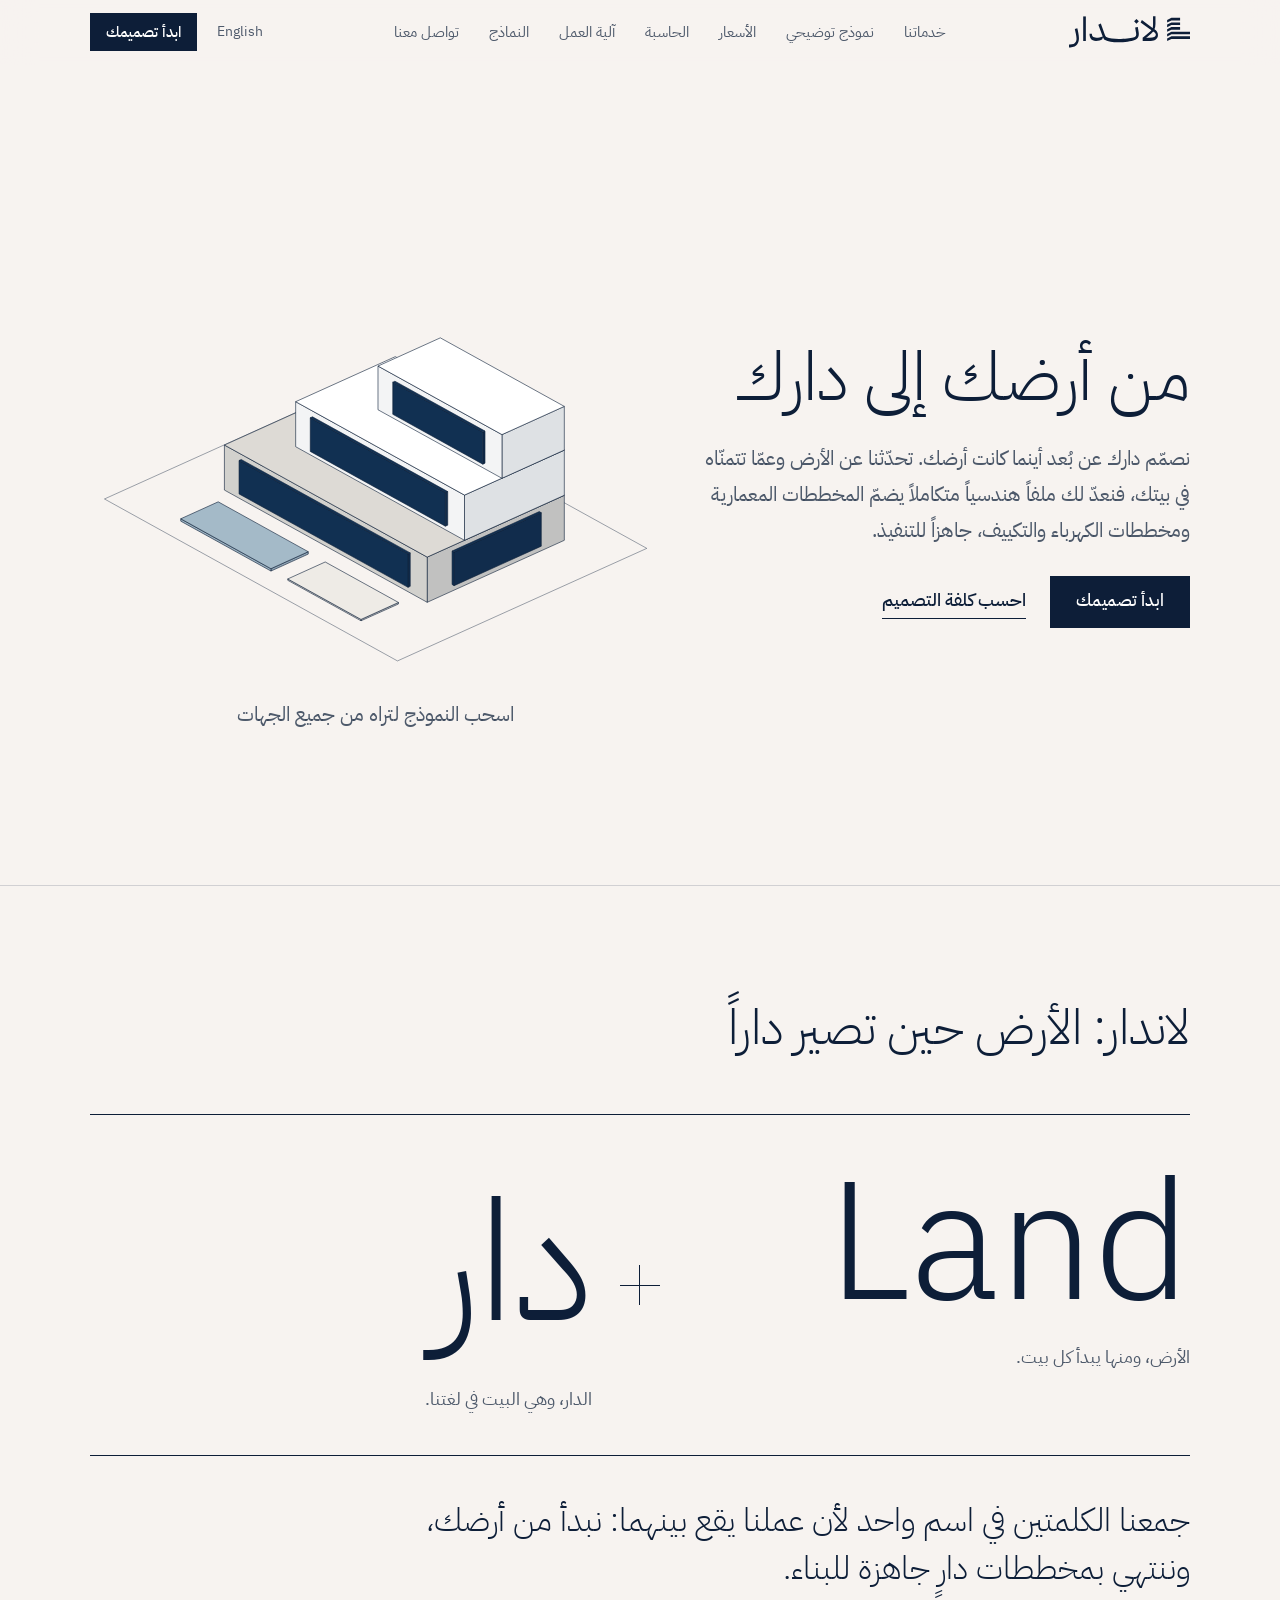
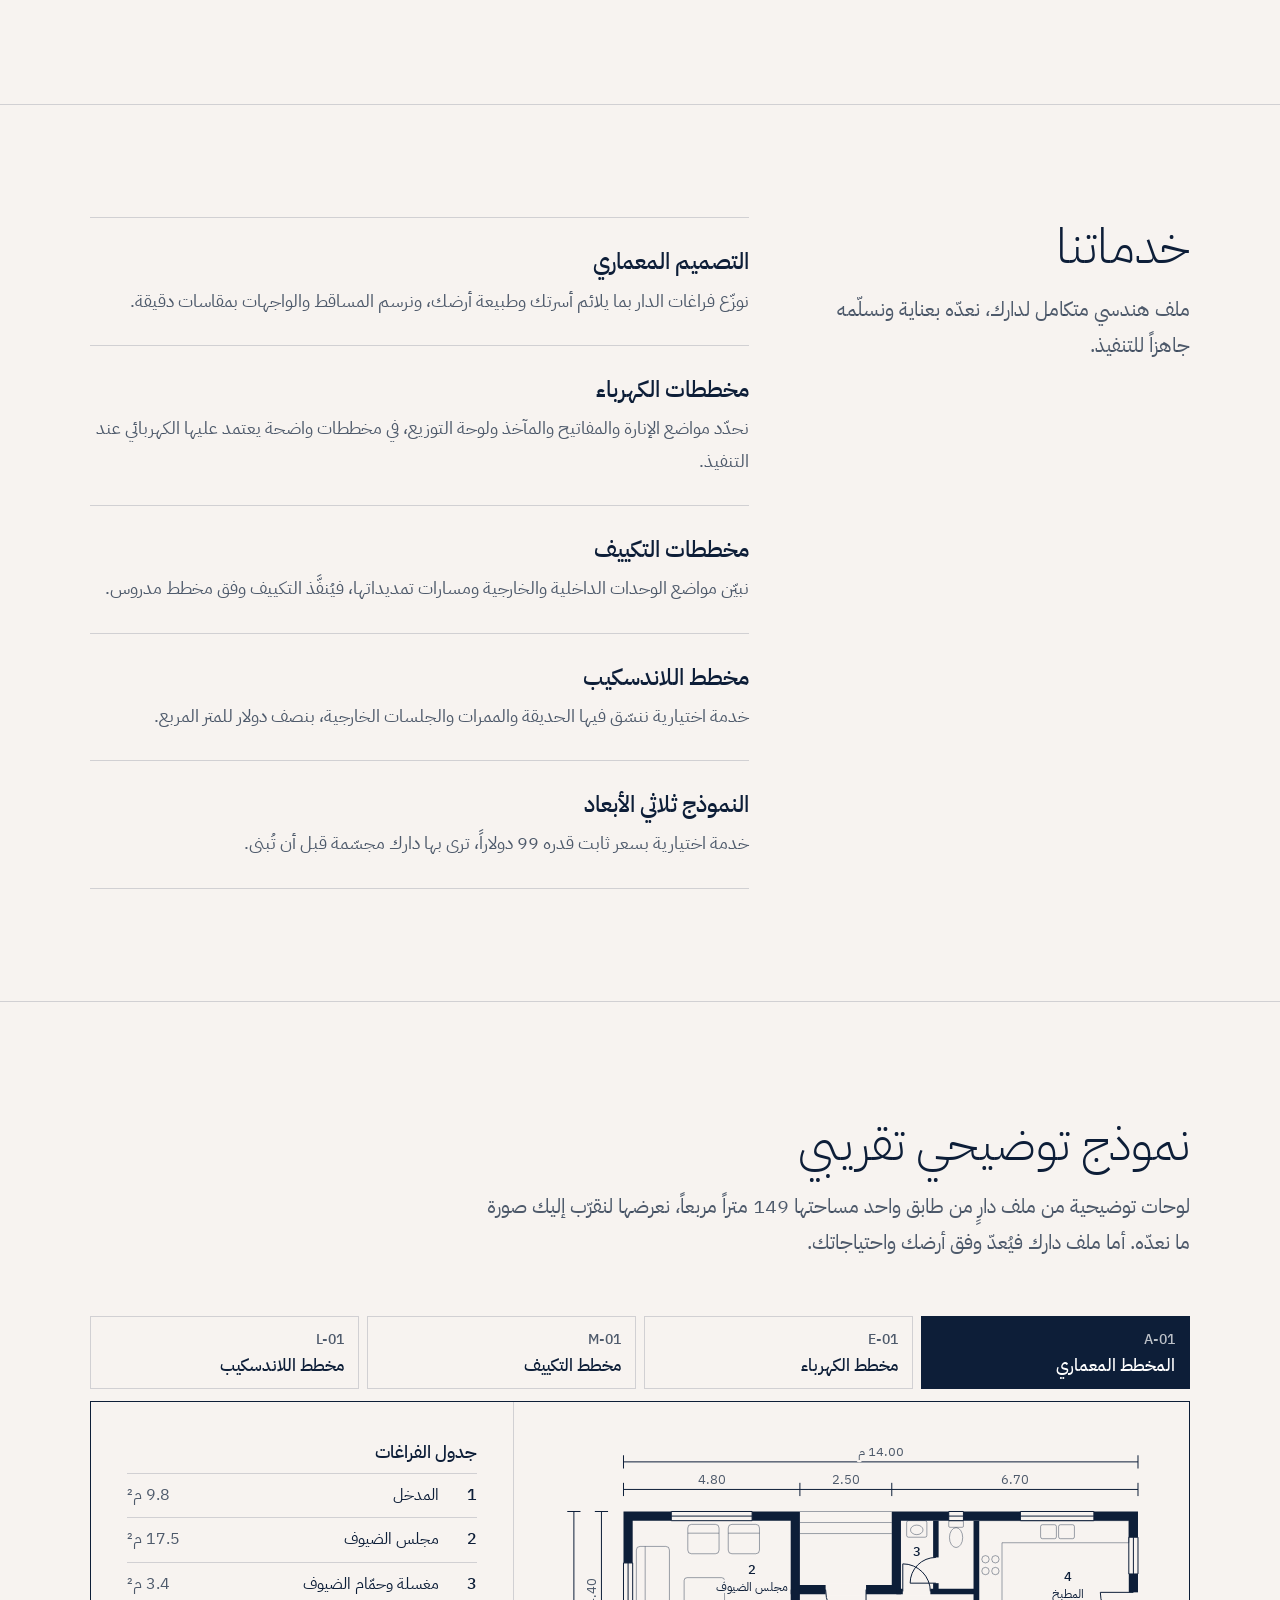
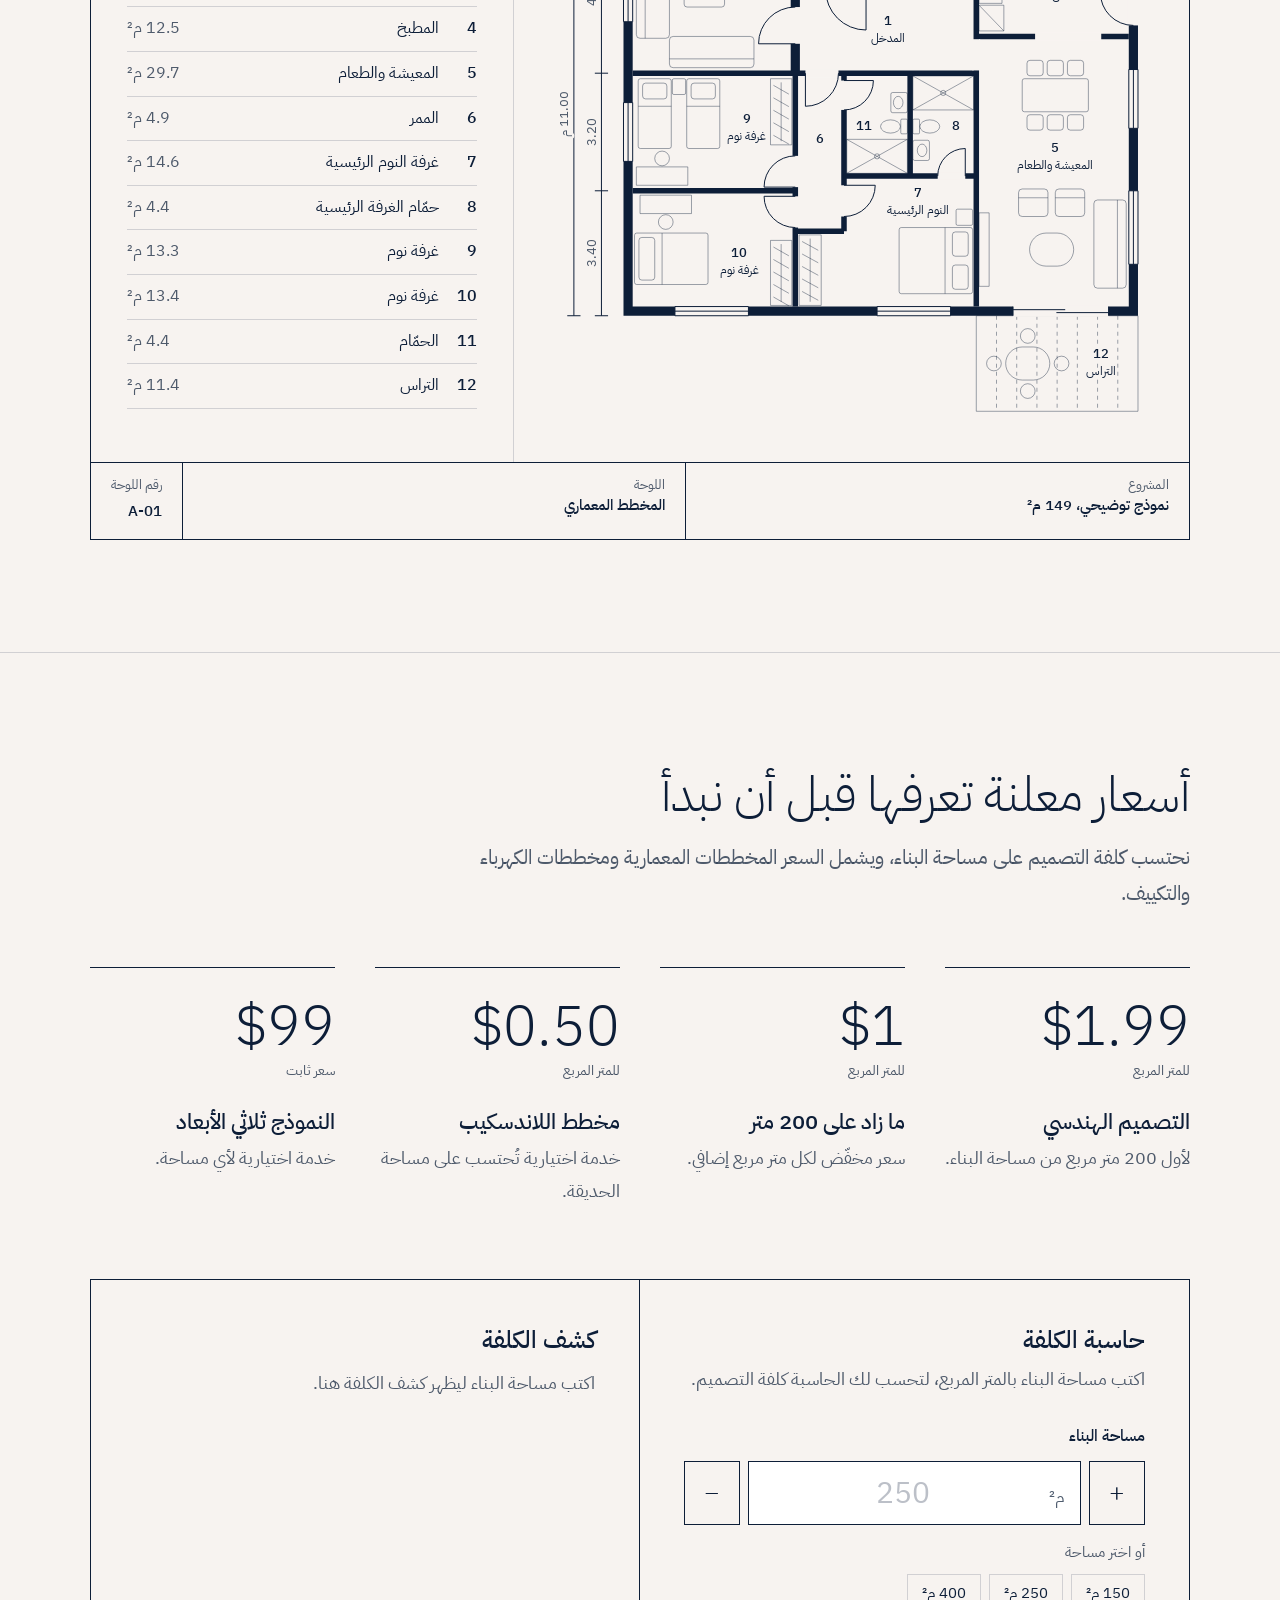
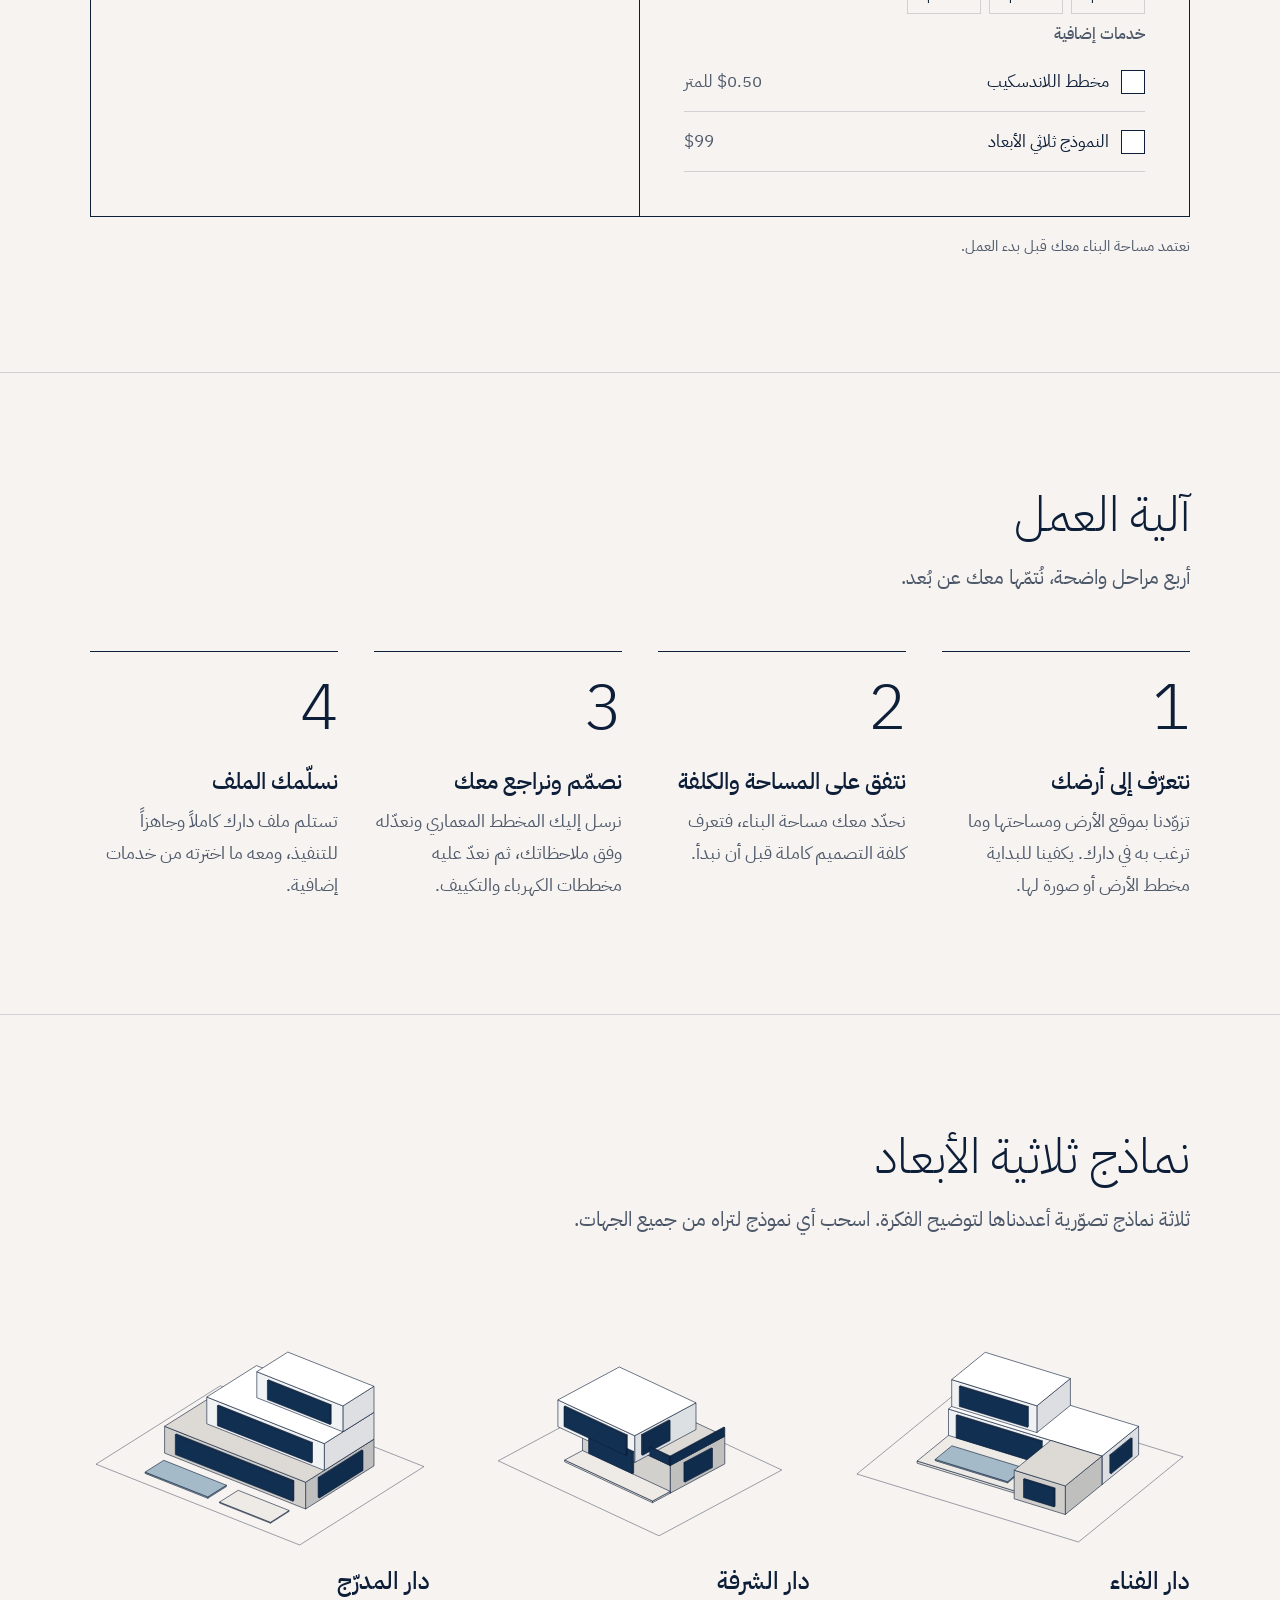
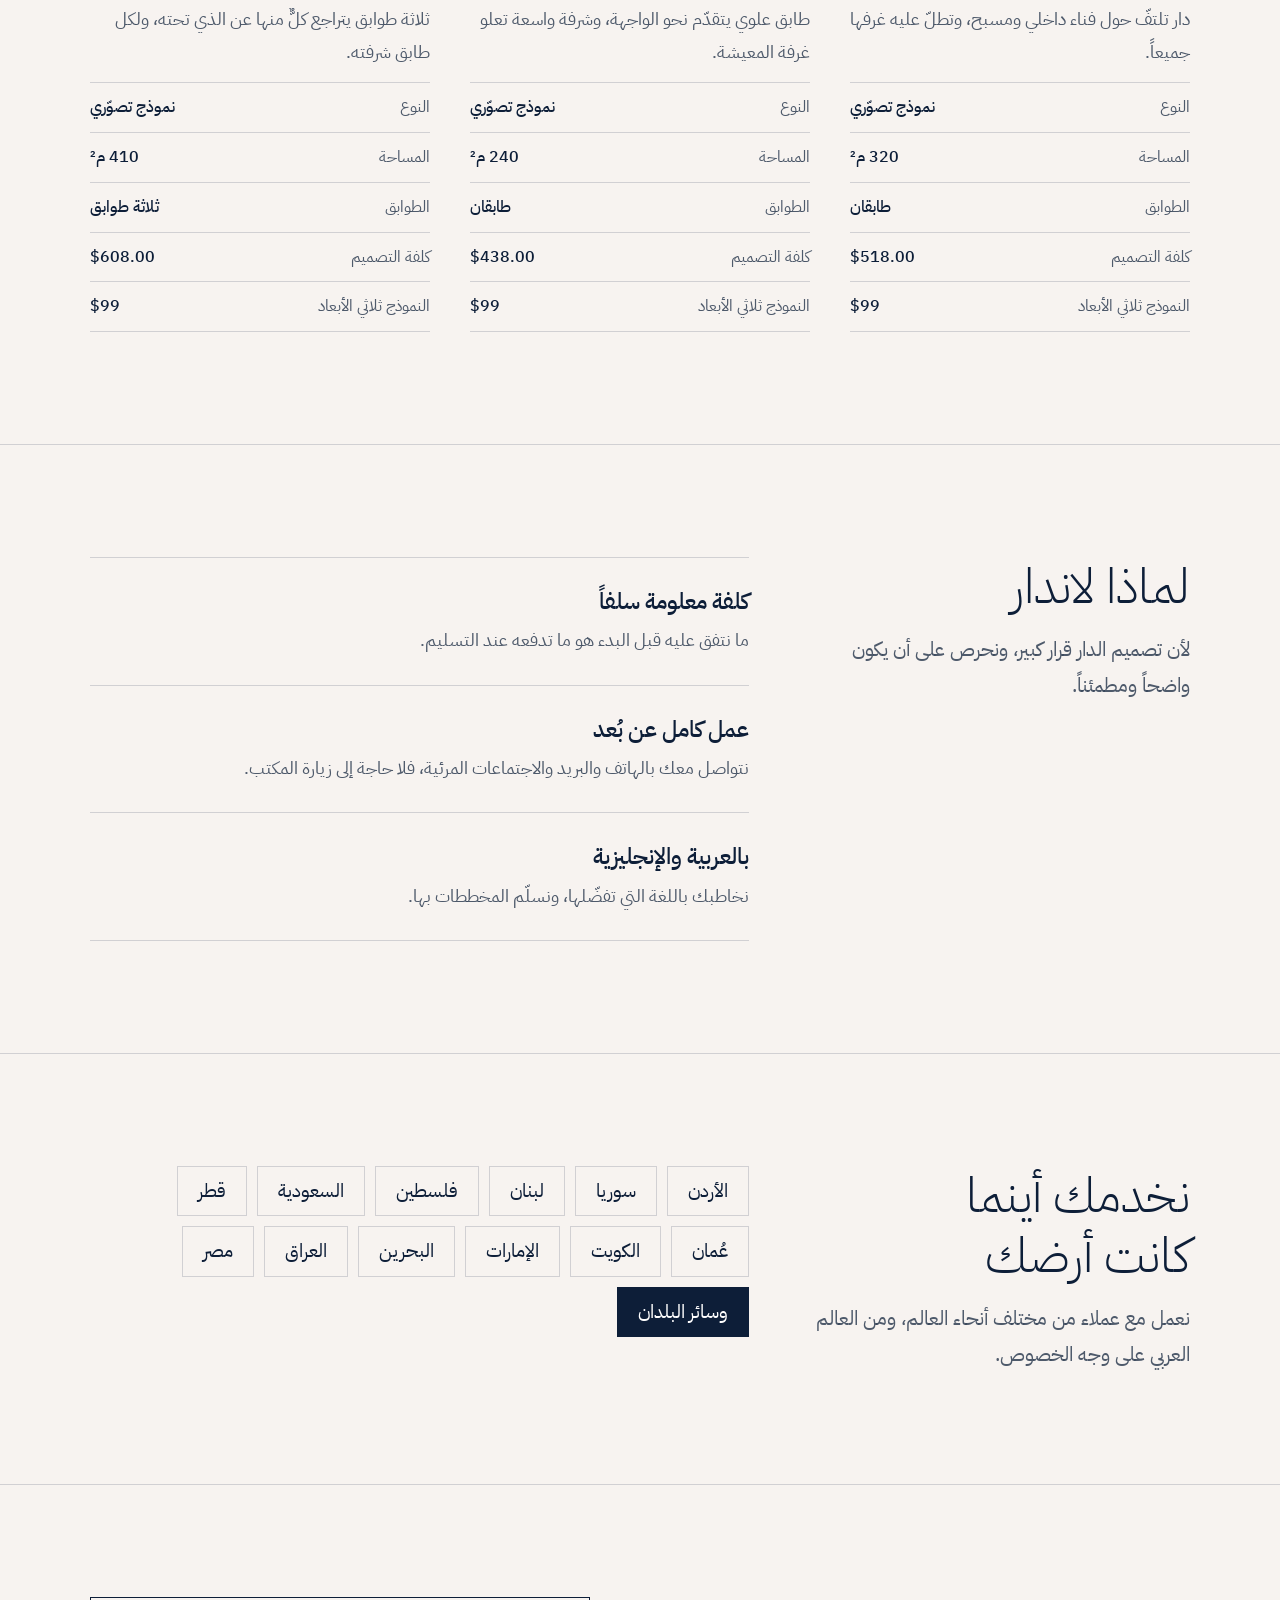
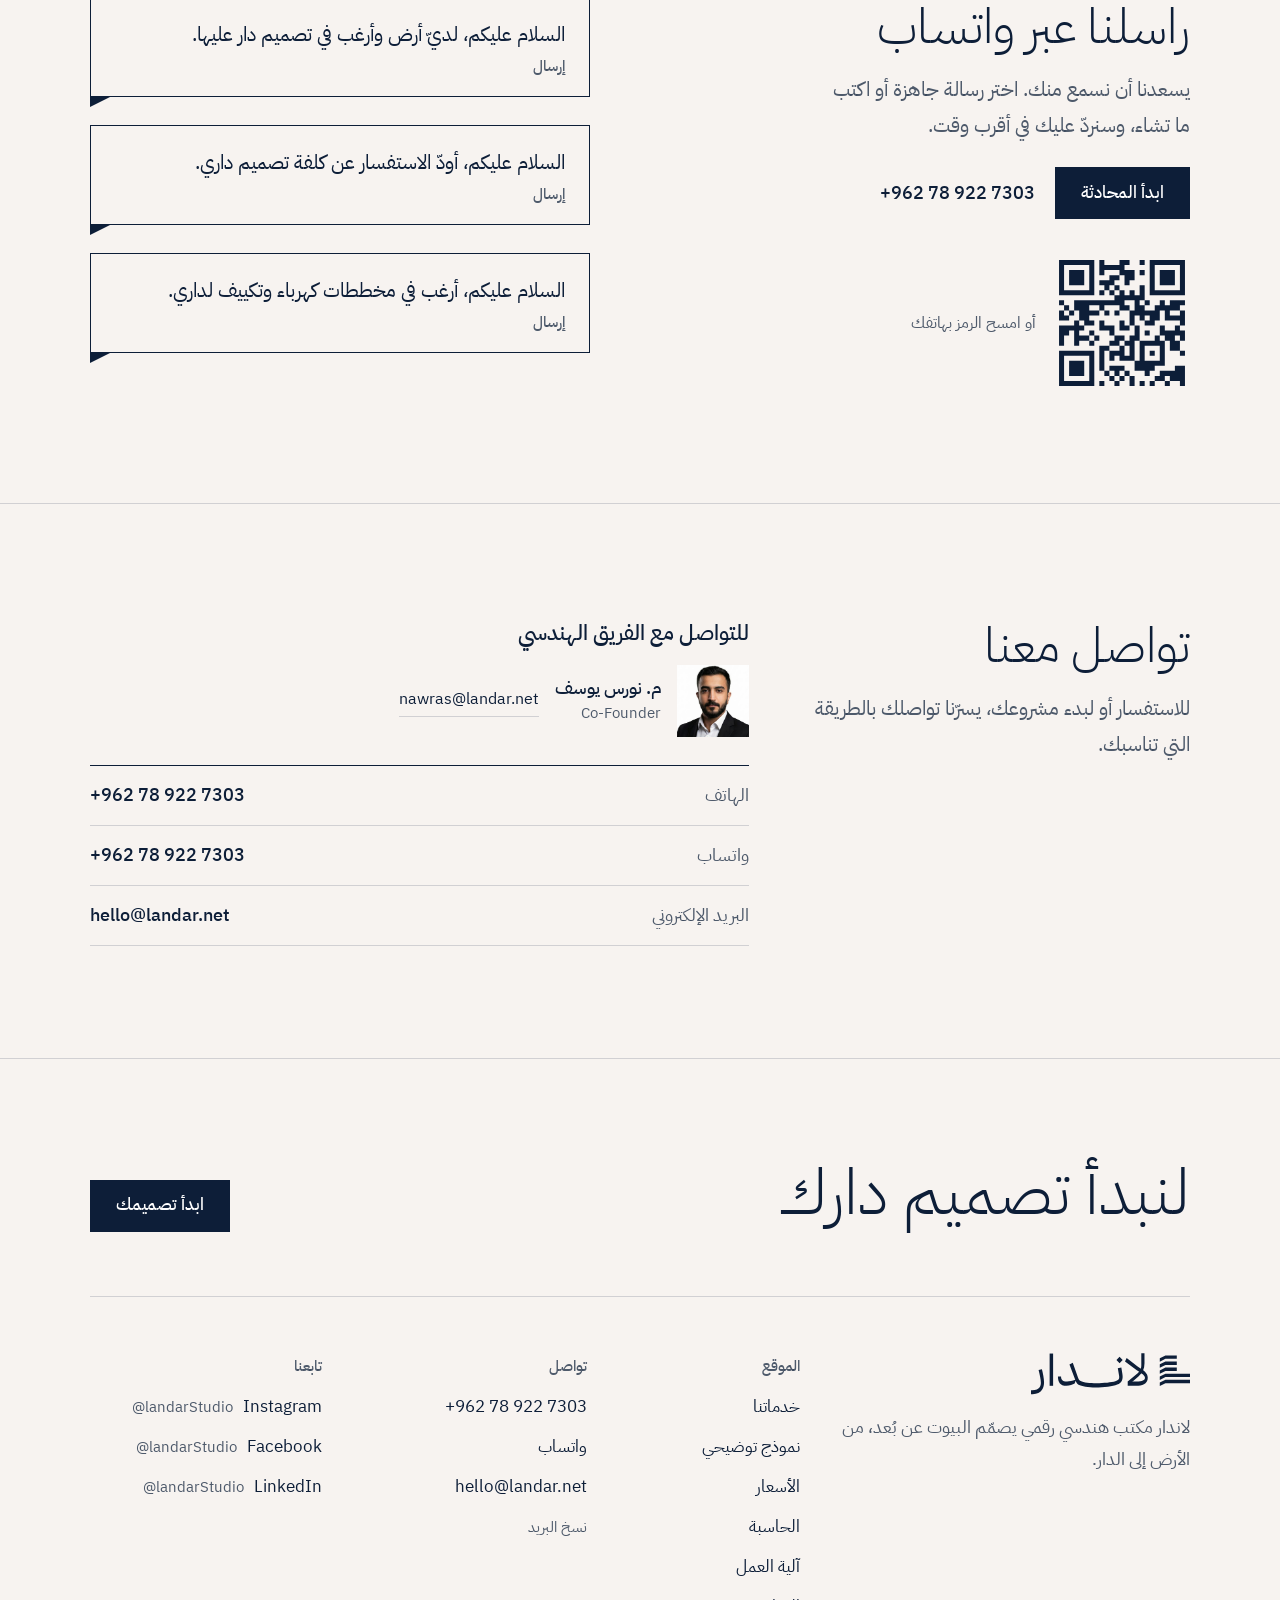
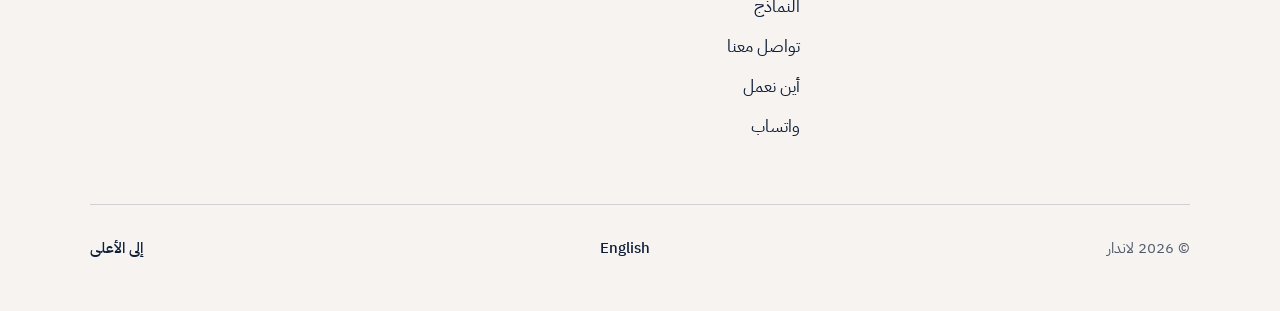
<file: index.html>
<!doctype html>
<html lang="ar" dir="rtl">
<head>
<meta charset="utf-8">
<meta name="viewport" content="width=device-width, initial-scale=1, viewport-fit=cover">
<title>لاندار | من أرضك إلى دارك</title>
<meta name="description" content="لاندار مكتب هندسي رقمي يصمّم البيوت عن بُعد. نسلّمك ملفاً متكاملاً يضمّ المخططات المعمارية ومخططات الكهرباء والتكييف، بسعر 1.99 دولار للمتر المربع.">
<meta name="theme-color" content="#F7F3F0">
<link rel="alternate" hreflang="ar" href="./">
<link rel="alternate" hreflang="en" href="en/">
<meta property="og:type" content="website">
<meta property="og:title" content="لاندار | من أرضك إلى دارك">
<meta property="og:description" content="لاندار مكتب هندسي رقمي يصمّم البيوت عن بُعد. نسلّمك ملفاً متكاملاً يضمّ المخططات المعمارية ومخططات الكهرباء والتكييف، بسعر 1.99 دولار للمتر المربع.">
<meta property="og:image" content="assets/img/og.png">
<link rel="icon" href="assets/img/favicon.svg" type="image/svg+xml">
<link rel="apple-touch-icon" href="assets/img/apple-touch-icon.png">
<link rel="preconnect" href="https://fonts.googleapis.com">
<link rel="preconnect" href="https://fonts.gstatic.com" crossorigin>
<link href="https://fonts.googleapis.com/css2?family=IBM+Plex+Sans+Arabic:wght@300;400;500;700&display=swap" rel="stylesheet">
<link rel="stylesheet" href="assets/css/style.css">
</head>
<body>
<a class="skip" href="#main">انتقل إلى المحتوى</a>

<header class="bar">
  <div class="wrap bar-in">
    <a class="brand" href="#top" aria-label="لاندار"><svg viewBox="0 -8 531.24 140" fill="currentColor" aria-hidden="true"><g transform="translate(-770.36 -685.46) scale(1.42)"><path d="M 568.12 515.19 C 570.27 523.38 573.14 537 573.14 545.89 C 573.14 557.36 568.43 573.84 546.32 573.84 L 541.52 573.84 L 541.52 564.73 L 545.2 564.73 C 564.03 564.73 565.66 553.16 565.66 547.03 C 565.66 539.14 563 528.09 560.34 516.93 Z M 568.12 515.19"/><path d="M 586.23 478.36 L 594.41 478.36 L 594.41 554.09 L 586.23 554.09 Z M 586.23 478.36"/><path d="M 627.28 543.86 C 632.9 543.86 639.65 542.62 646.41 540.16 C 646.31 539.96 646.2 539.66 646.11 539.45 L 632.8 503.84 L 640.58 500.16 L 652.35 533.31 C 654.19 538.64 656.03 541.39 659 542.93 L 659 551.32 L 653.68 551.32 C 650.91 549.69 648.87 546.3 647.23 542.22 L 644.98 548.77 C 640.27 551.53 633.61 554.09 625.73 554.09 C 610.39 554.09 605.78 544.46 605.78 531.98 L 613.05 531.98 C 613.05 538.42 615.61 543.86 627.28 543.86"/><path d="M 743.12 493.5 L 750.38 486.13 L 757.75 493.5 L 750.38 500.87 Z M 658.99 542.93 C 666.05 546.61 680.79 548.05 696.14 548.05 C 713.54 548.05 731.76 546.2 740.46 543.55 C 748.85 541.19 750.48 537.61 749.25 530.14 L 746.29 512.64 L 754.58 511.2 L 757.04 526.14 C 759.18 538.94 755.8 546.92 744.86 551.22 C 734.82 555.32 713.75 558.29 693.79 558.29 C 677.31 558.29 661.66 556.23 653.68 551.32 L 653.68 542.93 Z M 658.99 542.93"/><path d="M 769.54 543.86 L 790.51 543.86 C 803.61 543.86 810.05 540.78 810.05 534.95 C 810.05 529.52 804.54 526.45 790.92 517.35 L 763.19 496.78 L 767.08 489.1 L 792.77 508.64 C 807.4 518.46 816.61 523.48 816.61 535.36 C 816.61 550.61 801.77 554.09 790.51 554.09 L 769.54 554.09 Z M 769.54 543.86"/><path d="M 769.63 543.95 L 790.82 526.45 C 797.37 521.03 801.45 516.12 801.45 505.68 L 801.45 477.84 L 808.93 477.84 L 808.93 501.38 C 808.93 514.68 804.43 523.79 795.32 531.57 L 773.62 550.41 Z M 769.63 543.95"/></g><path transform="translate(429.34 0)" d="M0 9.45L18.9 0L56.7 0L56.7 11.4L18.9 11.4L0 20.85ZM0 29.71L18.9 20.26L56.7 20.26L56.7 31.66L18.9 31.66L0 41.11ZM0 49.98L18.9 40.53L56.7 40.53L56.7 51.93L18.9 51.93L0 61.38ZM0 70.24L18.9 60.79L101.9 60.79L101.9 72.19L18.9 72.19L0 81.64ZM0 90.5L18.9 81.05L101.9 81.05L101.9 92.45L18.9 92.45L0 101.9Z"/></svg></a>
    <nav class="nav" aria-label="أقسام الصفحة"><a href="#services">خدماتنا</a><a href="#sample">نموذج توضيحي</a><a href="#price">الأسعار</a><a href="#calc">الحاسبة</a><a href="#process">آلية العمل</a><a href="#models">النماذج</a><a href="#contact">تواصل معنا</a></nav>
    <div class="bar-end">
      <a class="lang" href="en/" lang="en" hreflang="en">English</a>
      <a class="btn" href="#contact">ابدأ تصميمك</a>
      <button class="burger" type="button" aria-controls="menu" aria-expanded="false" aria-label="القائمة"><span></span><span></span></button>
    </div>
  </div>
</header>

<div class="sheet" id="menu" aria-hidden="true">
  <nav class="sheet-links" aria-label="أقسام الصفحة"><a href="#services">خدماتنا</a><a href="#sample">نموذج توضيحي</a><a href="#price">الأسعار</a><a href="#calc">الحاسبة</a><a href="#process">آلية العمل</a><a href="#models">النماذج</a><a href="#contact">تواصل معنا</a></nav>
  <div class="sheet-foot">
    <a class="btn" href="https://wa.me/962789227303" target="_blank" rel="noopener">واتساب</a>
    <div class="sheet-meta"><span class="ltr">+962 78 922 7303</span><span class="ltr">hello@landar.net</span></div>
  </div>
</div>

<main id="main">
  <section class="hero" id="top">
    <div class="wrap hero-in">
      <div>
        <h1>من أرضك إلى دارك</h1>
        <p>نصمّم دارك عن بُعد أينما كانت أرضك. تحدّثنا عن الأرض وعمّا تتمنّاه في بيتك، فنعدّ لك ملفاً هندسياً متكاملاً يضمّ المخططات المعمارية ومخططات الكهرباء والتكييف، جاهزاً للتنفيذ.</p>
        <div class="hero-cta"><a class="btn" href="#contact">ابدأ تصميمك</a><a class="link" href="#calc">احسب كلفة التصميم</a></div>
      </div>
      <div class="stage">
        <div class="viewer" data-model="stepped" data-label="نموذج ثلاثي الأبعاد لدار من ثلاثة طوابق متراجعة" tabindex="0"></div>
        <p class="hint">اسحب النموذج لتراه من جميع الجهات</p>
      </div>
    </div>
  </section>

  <section class="sec" id="name">
    <div class="wrap">
      <div class="sec-head"><h2>لاندار: الأرض حين تصير داراً</h2></div>
      <div class="name">
        <div class="word"><b lang="en">Land</b><p>الأرض، ومنها يبدأ كل بيت.</p></div>
        <div class="plus" aria-hidden="true"></div>
        <div class="word"><b lang="ar">دار</b><p>الدار، وهي البيت في لغتنا.</p></div>
      </div>
      <p class="name-close">جمعنا الكلمتين في اسم واحد لأن عملنا يقع بينهما: نبدأ من أرضك، وننتهي بمخططات دارٍ جاهزة للبناء.</p>
    </div>
  </section>

  <section class="sec" id="services">
    <div class="wrap split">
      <div class="sec-head"><h2>خدماتنا</h2><p class="lead">ملف هندسي متكامل لدارك، نعدّه بعناية ونسلّمه جاهزاً للتنفيذ.</p></div>
      <div class="rows"><div class="row"><h3>التصميم المعماري</h3><p>نوزّع فراغات الدار بما يلائم أسرتك وطبيعة أرضك، ونرسم المساقط والواجهات بمقاسات دقيقة.</p></div><div class="row"><h3>مخططات الكهرباء</h3><p>نحدّد مواضع الإنارة والمفاتيح والمآخذ ولوحة التوزيع، في مخططات واضحة يعتمد عليها الكهربائي عند التنفيذ.</p></div><div class="row"><h3>مخططات التكييف</h3><p>نبيّن مواضع الوحدات الداخلية والخارجية ومسارات تمديداتها، فيُنفَّذ التكييف وفق مخطط مدروس.</p></div><div class="row"><h3>مخطط اللاندسكيب</h3><p>خدمة اختيارية ننسّق فيها الحديقة والممرات والجلسات الخارجية، بنصف دولار للمتر المربع.</p></div><div class="row"><h3>النموذج ثلاثي الأبعاد</h3><p>خدمة اختيارية بسعر ثابت قدره 99 دولاراً، ترى بها دارك مجسّمة قبل أن تُبنى.</p></div></div>
    </div>
  </section>

  <section class="sec" id="sample">
    <div class="wrap">
      <div class="sec-head"><h2>نموذج توضيحي تقريبي</h2><p class="lead">لوحات توضيحية من ملف دارٍ من طابق واحد مساحتها 149 متراً مربعاً، نعرضها لنقرّب إليك صورة ما نعدّه. أما ملف دارك فيُعدّ وفق أرضك واحتياجاتك.</p></div>
      <div class="file">
        <div class="tabs" role="tablist" aria-label="لوحات الملف"><button type="button" role="tab" id="tab-a" aria-controls="sheet-a" aria-selected="true"><b class="ltr">A-01</b><span>المخطط المعماري</span></button><button type="button" role="tab" id="tab-e" aria-controls="sheet-e" aria-selected="false"><b class="ltr">E-01</b><span>مخطط الكهرباء</span></button><button type="button" role="tab" id="tab-m" aria-controls="sheet-m" aria-selected="false"><b class="ltr">M-01</b><span>مخطط التكييف</span></button><button type="button" role="tab" id="tab-l" aria-controls="sheet-l" aria-selected="false"><b class="ltr">L-01</b><span>مخطط اللاندسكيب</span></button></div>
        <div class="sheet-p" role="tabpanel" id="sheet-a" aria-labelledby="tab-a" tabindex="0"><figure class="draw draw-a"><svg class="plan" viewBox="0 0 656 640" role="img" aria-label="المخطط المعماري لدار نموذجية بأثاثها وأبعادها وأرقام فراغاتها"><g class="po"><path d="M272 80L372 80"/><path d="M272 104L372 104"/><path d="M272 92L372 92"/><rect x="464" y="520" width="176" height="104"/><path d="M486 520L486 624" class="dash"/><path d="M508 520L508 624" class="dash"/><path d="M530 520L530 624" class="dash"/><path d="M552 520L552 624" class="dash"/><path d="M574 520L574 624" class="dash"/><path d="M596 520L596 624" class="dash"/><path d="M618 520L618 624" class="dash"/><rect x="496" y="554" width="48" height="36" rx="18"/><circle cx="483.2" cy="572" r="8"/><circle cx="556.8" cy="572" r="8"/><circle cx="520" cy="542" r="8"/><circle cx="520" cy="602" r="8"/></g><g class="pw"><path class="ext" stroke-width="10" d="M85 85L267 85L267 165L377 165L377 85L635 85L635 515L85 515Z"/><path d="M267 165L267 256" stroke-width="10"/><path d="M267 256L267 510" stroke-width="6"/><path d="M90 256L464 256" stroke-width="6"/><path d="M377 167L464 167" stroke-width="6"/><path d="M420 90L420 167" stroke-width="6"/><path d="M464 90L464 510" stroke-width="6"/><path d="M464 216L630 216" stroke-width="6"/><path d="M320 256L320 428" stroke-width="6"/><path d="M267 428L320 428" stroke-width="6"/><path d="M320 368L464 368" stroke-width="6"/><path d="M392 256L392 368" stroke-width="6"/><path d="M90 384L267 384" stroke-width="6"/></g><g class="pg"><rect x="300" y="158.8" width="44" height="12.4"/><rect x="260.8" y="184" width="12.4" height="40"/><rect x="384" y="162.8" width="30" height="8.4"/><rect x="415.8" y="130" width="8.4" height="28"/><rect x="459.8" y="219" width="8.4" height="34"/><rect x="278" y="251.8" width="36" height="8.4"/><rect x="262.8" y="346" width="8.4" height="34"/><rect x="262.8" y="390" width="8.4" height="34"/><rect x="315.8" y="378" width="8.4" height="34"/><rect x="315.8" y="264" width="8.4" height="32"/><rect x="422" y="363.8" width="30" height="8.4"/><rect x="628.8" y="168" width="12.4" height="36"/><rect x="528" y="211.8" width="72" height="8.4"/><rect x="504" y="508.8" width="104" height="12.4"/><rect x="132" y="78.8" width="88" height="12.4"/><rect x="78.8" y="136" width="12.4" height="64"/><rect x="434" y="78.8" width="16" height="12.4"/><rect x="512" y="78.8" width="80" height="12.4"/><rect x="628.8" y="108" width="12.4" height="40"/><rect x="628.8" y="252" width="12.4" height="64"/><rect x="628.8" y="384" width="12.4" height="80"/><rect x="356" y="508.8" width="80" height="12.4"/><rect x="136" y="508.8" width="80" height="12.4"/><rect x="78.8" y="288" width="12.4" height="64"/></g><g class="pd"><path d="M344 165L344 209"/><path class="arc" d="M344 209A44 44 0 0 1 300 165"/><path d="M267 224L227 224"/><path class="arc" d="M227 224A40 40 0 0 1 267 184"/><path d="M384 167L384 137"/><path class="arc" d="M384 137A30 30 0 0 1 414 167"/><path d="M420 158L392 158"/><path class="arc" d="M392 158A28 28 0 0 1 420 130"/><path d="M278 256L278 292"/><path class="arc" d="M278 292A36 36 0 0 0 314 256"/><path d="M267 380L233 380"/><path class="arc" d="M233 380A34 34 0 0 1 267 346"/><path d="M267 390L233 390"/><path class="arc" d="M233 390A34 34 0 0 0 267 424"/><path d="M320 378L354 378"/><path class="arc" d="M354 378A34 34 0 0 1 320 412"/><path d="M320 264L352 264"/><path class="arc" d="M352 264A32 32 0 0 1 320 296"/><path d="M452 368L452 338"/><path class="arc" d="M452 338A30 30 0 0 0 422 368"/><path d="M635 168L599 168"/><path class="arc" d="M599 168A36 36 0 0 0 635 204"/><path d="M504 510L504 520"/><path d="M608 510L608 520"/><path d="M504 513.4L560.8 513.4"/><path d="M551.2 516.6L608 516.6"/><rect x="132" y="80" width="88" height="10"/><path d="M132 85L220 85"/><rect x="80" y="136" width="10" height="64"/><path d="M85 136L85 200"/><rect x="434" y="80" width="16" height="10"/><path d="M434 85L450 85"/><rect x="512" y="80" width="80" height="10"/><path d="M512 85L592 85"/><rect x="630" y="108" width="10" height="40"/><path d="M635 108L635 148"/><rect x="630" y="252" width="10" height="64"/><path d="M635 252L635 316"/><rect x="630" y="384" width="10" height="80"/><path d="M635 384L635 464"/><rect x="356" y="510" width="80" height="10"/><path d="M356 515L436 515"/><rect x="136" y="510" width="80" height="10"/><path d="M136 515L216 515"/><rect x="80" y="288" width="10" height="64"/><path d="M85 288L85 352"/></g><g class="pf"><rect x="94" y="118" width="36" height="100" rx="4"/><path d="M103.6 118L103.6 218"/><rect x="130" y="216" width="92" height="34" rx="4"/><path d="M130 240.4L222 240.4"/><rect x="150" y="94" width="34" height="32" rx="4"/><path d="M150 103.6L184 103.6"/><rect x="194" y="94" width="34" height="32" rx="4"/><path d="M194 103.6L228 103.6"/><rect x="146" y="152" width="44" height="32" rx="3.2"/><rect x="388.2" y="90" width="22" height="18" rx="2"/><ellipse cx="399.2" cy="100" rx="6.8" ry="5.2"/><rect x="434" y="90" width="16" height="7.2" rx="1.2"/><ellipse cx="442" cy="108.4" rx="7.2" ry="10.8"/><path d="M467 90L630 90L630 114L492 114L492 180L467 180Z"/><rect x="534" y="94.4" width="17.2" height="15.2" rx="2"/><rect x="553.6" y="94.4" width="17.2" height="15.2" rx="2"/><circle cx="474" cy="132" r="4"/><circle cx="484.8" cy="132" r="4"/><circle cx="474" cy="144.8" r="4"/><circle cx="484.8" cy="144.8" r="4"/><rect x="467" y="182" width="27" height="28"/><path d="M467 182L494 210"/><rect x="514" y="262" width="72" height="36" rx="2.4"/><rect x="519.2" y="242" width="17.6" height="16.8" rx="3.2"/><rect x="519.2" y="301.2" width="17.6" height="16.8" rx="3.2"/><rect x="541.2" y="242" width="17.6" height="16.8" rx="3.2"/><rect x="541.2" y="301.2" width="17.6" height="16.8" rx="3.2"/><rect x="563.2" y="242" width="17.6" height="16.8" rx="3.2"/><rect x="563.2" y="301.2" width="17.6" height="16.8" rx="3.2"/><rect x="592" y="394" width="35.2" height="96" rx="4"/><path d="M617.6 394L617.6 490"/><rect x="510" y="382" width="32" height="30" rx="4"/><path d="M510 391.6L542 391.6"/><rect x="550" y="382" width="32" height="30" rx="4"/><path d="M550 391.6L582 391.6"/><rect x="522" y="430" width="48" height="36" rx="18"/><rect x="467" y="408" width="11" height="80"/><rect x="96" y="262" width="36" height="76" rx="2.4"/><rect x="100.8" y="266.8" width="26.4" height="17.2" rx="3.2"/><path d="M96 292L132 292"/><rect x="148.8" y="262" width="36" height="76" rx="2.4"/><rect x="153.6" y="266.8" width="26.4" height="17.2" rx="3.2"/><path d="M148.8 292L184.8 292"/><rect x="133.2" y="262" width="14.4" height="17.2" rx="1.6"/><rect x="94" y="358" width="56" height="20"/><circle cx="122" cy="348.8" r="8"/><rect x="240" y="262" width="23.2" height="72"/><path d="M251.6 266L251.6 330"/><path d="M243.2 269.2L260 278.8"/><path d="M243.2 282.8L260 292.4"/><path d="M243.2 296.4L260 306"/><path d="M243.2 310L260 319.6"/><path d="M243.2 323.6L260 333.2"/><rect x="92" y="430" width="80" height="56" rx="2.4"/><rect x="96.8" y="434.8" width="17.2" height="46.4" rx="3.2"/><path d="M122 430L122 486"/><rect x="98" y="388.8" width="56" height="20"/><circle cx="126" cy="418" r="8"/><rect x="240" y="438" width="23.2" height="70.8"/><path d="M251.6 442L251.6 504.8"/><path d="M243.2 445.2L260 454.8"/><path d="M243.2 458.8L260 468.4"/><path d="M243.2 472.4L260 482"/><path d="M243.2 486L260 495.6"/><path d="M243.2 499.6L260 509.2"/><rect x="380" y="424" width="80" height="72" rx="2.4"/><rect x="438" y="428.8" width="17.2" height="26.4" rx="3.2"/><rect x="438" y="464.8" width="17.2" height="26.4" rx="3.2"/><path d="M430 424L430 496"/><rect x="442" y="404" width="18" height="17.6" rx="1.6"/><rect x="271.2" y="432" width="24" height="76.8"/><path d="M283.2 436L283.2 504.8"/><path d="M274.4 439.2L292 448.8"/><path d="M274.4 452.8L292 462.4"/><path d="M274.4 466.4L292 476"/><path d="M274.4 480L292 489.6"/><path d="M274.4 493.6L292 503.2"/><rect x="371" y="277" width="18" height="22" rx="2"/><ellipse cx="379" cy="288" rx="5.2" ry="6.8"/><rect x="381.8" y="306" width="7.2" height="16" rx="1.2"/><ellipse cx="370.6" cy="314" rx="10.8" ry="7.2"/><rect x="323" y="328" width="66" height="37"/><path d="M323 328L389 365"/><path d="M323 365L389 328"/><circle cx="356" cy="346.5" r="2.8"/><rect x="395" y="259" width="66" height="37"/><path d="M395 259L461 296"/><path d="M395 296L461 259"/><circle cx="428" cy="277.5" r="2.8"/><rect x="395" y="306" width="7.2" height="16" rx="1.2"/><ellipse cx="413.4" cy="314" rx="10.8" ry="7.2"/><rect x="395" y="329" width="18" height="22" rx="2"/><ellipse cx="405" cy="340" rx="5.2" ry="6.8"/></g><g class="pm"><path d="M80 56L640 56"/><path d="M80 26L640 26"/><path d="M56 80L56 520"/><path d="M26 80L26 520"/><path d="M80 48.8L80 63.2"/><path d="M272 48.8L272 63.2"/><path d="M372 48.8L372 63.2"/><path d="M640 48.8L640 63.2"/><path d="M48.8 80L63.2 80"/><path d="M48.8 256L63.2 256"/><path d="M48.8 384L63.2 384"/><path d="M48.8 520L63.2 520"/><path d="M80 18.8L80 33.2"/><path d="M640 18.8L640 33.2"/><path d="M18.8 80L33.2 80"/><path d="M18.8 520L33.2 520"/></g><text x="176" y="50.4" class="pt">4.80</text><text x="322" y="50.4" class="pt">2.50</text><text x="506" y="50.4" class="pt">6.70</text><text x="50.4" y="168" class="pt" transform="rotate(-90 50.4 168)">4.40</text><text x="50.4" y="320" class="pt" transform="rotate(-90 50.4 320)">3.20</text><text x="50.4" y="452" class="pt" transform="rotate(-90 50.4 452)">3.40</text><text x="360" y="20" class="pt">14.00 م</text><text x="20" y="300" class="pt" transform="rotate(-90 20 300)">11.00 م</text><text x="368" y="204" class="pn">1</text><text x="368" y="222.4" class="pl">المدخل</text><text x="220" y="148" class="pn">2</text><text x="220" y="166.4" class="pl">مجلس الضيوف</text><text x="399.2" y="128" class="pn">3</text><text x="564" y="156" class="pn">4</text><text x="564" y="174.4" class="pl">المطبخ</text><text x="550" y="342" class="pn">5</text><text x="550" y="360.4" class="pl">المعيشة والطعام</text><text x="294" y="332" class="pn">6</text><text x="400.8" y="391.2" class="pn">7</text><text x="400.8" y="409.6" class="pl">النوم الرئيسية</text><text x="442" y="318" class="pn">8</text><text x="214.4" y="310" class="pn">9</text><text x="214.4" y="328.4" class="pl">غرفة نوم</text><text x="206" y="456" class="pn">10</text><text x="206" y="474.4" class="pl">غرفة نوم</text><text x="342" y="318" class="pn">11</text><text x="600" y="566" class="pn">12</text><text x="600" y="584.4" class="pl">التراس</text></svg></figure><div class="legend"><h3>جدول الفراغات</h3><ol class="sched"><li><b>1</b><span>المدخل</span><span><span class="ltr">9.8</span> م²</span></li><li><b>2</b><span>مجلس الضيوف</span><span><span class="ltr">17.5</span> م²</span></li><li><b>3</b><span>مغسلة وحمّام الضيوف</span><span><span class="ltr">3.4</span> م²</span></li><li><b>4</b><span>المطبخ</span><span><span class="ltr">12.5</span> م²</span></li><li><b>5</b><span>المعيشة والطعام</span><span><span class="ltr">29.7</span> م²</span></li><li><b>6</b><span>الممر</span><span><span class="ltr">4.9</span> م²</span></li><li><b>7</b><span>غرفة النوم الرئيسية</span><span><span class="ltr">14.6</span> م²</span></li><li><b>8</b><span>حمّام الغرفة الرئيسية</span><span><span class="ltr">4.4</span> م²</span></li><li><b>9</b><span>غرفة نوم</span><span><span class="ltr">13.3</span> م²</span></li><li><b>10</b><span>غرفة نوم</span><span><span class="ltr">13.4</span> م²</span></li><li><b>11</b><span>الحمّام</span><span><span class="ltr">4.4</span> م²</span></li><li><b>12</b><span>التراس</span><span><span class="ltr">11.4</span> م²</span></li></ol></div><dl class="stamp"><div><dt>المشروع</dt><dd>نموذج توضيحي، 149 م²</dd></div><div><dt>اللوحة</dt><dd>المخطط المعماري</dd></div><div><dt>رقم اللوحة</dt><dd class="ltr">A-01</dd></div></dl></div><div class="sheet-p" role="tabpanel" id="sheet-e" aria-labelledby="tab-e" tabindex="0"><figure class="draw draw-e"><svg class="plan svc" viewBox="0 0 640 584" role="img" aria-label="مخطط الكهرباء للدار النموذجية يبيّن الإنارة والمفاتيح والمآخذ ولوحة التوزيع"><g class="po"><path d="M232 20L332 20"/><path d="M232 44L332 44"/><path d="M232 32L332 32"/><rect x="424" y="460" width="176" height="104"/><path d="M446 460L446 564" class="dash"/><path d="M468 460L468 564" class="dash"/><path d="M490 460L490 564" class="dash"/><path d="M512 460L512 564" class="dash"/><path d="M534 460L534 564" class="dash"/><path d="M556 460L556 564" class="dash"/><path d="M578 460L578 564" class="dash"/><rect x="456" y="494" width="48" height="36" rx="18"/><circle cx="443.2" cy="512" r="8"/><circle cx="516.8" cy="512" r="8"/><circle cx="480" cy="482" r="8"/><circle cx="480" cy="542" r="8"/></g><g class="pw"><path class="ext" stroke-width="10" d="M45 25L227 25L227 105L337 105L337 25L595 25L595 455L45 455Z"/><path d="M227 105L227 196" stroke-width="10"/><path d="M227 196L227 450" stroke-width="6"/><path d="M50 196L424 196" stroke-width="6"/><path d="M337 107L424 107" stroke-width="6"/><path d="M380 30L380 107" stroke-width="6"/><path d="M424 30L424 450" stroke-width="6"/><path d="M424 156L590 156" stroke-width="6"/><path d="M280 196L280 368" stroke-width="6"/><path d="M227 368L280 368" stroke-width="6"/><path d="M280 308L424 308" stroke-width="6"/><path d="M352 196L352 308" stroke-width="6"/><path d="M50 324L227 324" stroke-width="6"/></g><g class="pg"><rect x="260" y="98.8" width="44" height="12.4"/><rect x="220.8" y="124" width="12.4" height="40"/><rect x="344" y="102.8" width="30" height="8.4"/><rect x="375.8" y="70" width="8.4" height="28"/><rect x="419.8" y="159" width="8.4" height="34"/><rect x="238" y="191.8" width="36" height="8.4"/><rect x="222.8" y="286" width="8.4" height="34"/><rect x="222.8" y="330" width="8.4" height="34"/><rect x="275.8" y="318" width="8.4" height="34"/><rect x="275.8" y="204" width="8.4" height="32"/><rect x="382" y="303.8" width="30" height="8.4"/><rect x="588.8" y="108" width="12.4" height="36"/><rect x="488" y="151.8" width="72" height="8.4"/><rect x="464" y="448.8" width="104" height="12.4"/><rect x="92" y="18.8" width="88" height="12.4"/><rect x="38.8" y="76" width="12.4" height="64"/><rect x="394" y="18.8" width="16" height="12.4"/><rect x="472" y="18.8" width="80" height="12.4"/><rect x="588.8" y="48" width="12.4" height="40"/><rect x="588.8" y="192" width="12.4" height="64"/><rect x="588.8" y="324" width="12.4" height="80"/><rect x="316" y="448.8" width="80" height="12.4"/><rect x="96" y="448.8" width="80" height="12.4"/><rect x="38.8" y="228" width="12.4" height="64"/></g><g class="pd"><path d="M304 105L304 149"/><path class="arc" d="M304 149A44 44 0 0 1 260 105"/><path d="M227 164L187 164"/><path class="arc" d="M187 164A40 40 0 0 1 227 124"/><path d="M344 107L344 77"/><path class="arc" d="M344 77A30 30 0 0 1 374 107"/><path d="M380 98L352 98"/><path class="arc" d="M352 98A28 28 0 0 1 380 70"/><path d="M238 196L238 232"/><path class="arc" d="M238 232A36 36 0 0 0 274 196"/><path d="M227 320L193 320"/><path class="arc" d="M193 320A34 34 0 0 1 227 286"/><path d="M227 330L193 330"/><path class="arc" d="M193 330A34 34 0 0 0 227 364"/><path d="M280 318L314 318"/><path class="arc" d="M314 318A34 34 0 0 1 280 352"/><path d="M280 204L312 204"/><path class="arc" d="M312 204A32 32 0 0 1 280 236"/><path d="M412 308L412 278"/><path class="arc" d="M412 278A30 30 0 0 0 382 308"/><path d="M595 108L559 108"/><path class="arc" d="M559 108A36 36 0 0 0 595 144"/><path d="M464 450L464 460"/><path d="M568 450L568 460"/><path d="M464 453.4L520.8 453.4"/><path d="M511.2 456.6L568 456.6"/><rect x="92" y="20" width="88" height="10"/><path d="M92 25L180 25"/><rect x="40" y="76" width="10" height="64"/><path d="M45 76L45 140"/><rect x="394" y="20" width="16" height="10"/><path d="M394 25L410 25"/><rect x="472" y="20" width="80" height="10"/><path d="M472 25L552 25"/><rect x="590" y="48" width="10" height="40"/><path d="M595 48L595 88"/><rect x="590" y="192" width="10" height="64"/><path d="M595 192L595 256"/><rect x="590" y="324" width="10" height="80"/><path d="M595 324L595 404"/><rect x="316" y="450" width="80" height="10"/><path d="M316 455L396 455"/><rect x="96" y="450" width="80" height="10"/><path d="M96 455L176 455"/><rect x="40" y="228" width="10" height="64"/><path d="M45 228L45 292"/></g><g class="wire"><path d="M222 116Q168.4 95.3 113.6 112.3"/><path d="M113.6 112Q136 122.2 158.4 112"/><path d="M312 110Q293.9 122.5 289.3 144"/><path d="M293.6 152Q328 166.1 362.4 152"/><path d="M378 110Q377 91.3 363.3 78.7"/><path d="M368.8 70Q380.6 76.8 392.4 70"/><path d="M484 153Q506.4 134.8 511.2 106.3"/><path d="M427 200Q460.6 222.2 500.7 217.8"/><path d="M458 450Q491.8 420.5 499.3 376.4"/><path d="M277 210Q262.7 219.3 259.4 236"/><path d="M254 253.6Q241.2 284 254 314.4"/><path d="M283 242Q293.8 249.4 306.6 246.3"/><path d="M376 305Q388.7 287.1 385.7 265.3"/><path d="M283 358Q308.3 382.1 343.2 384.2"/><path d="M342.7 390.3Q300.2 384.6 265.3 409.7"/><path d="M224 280Q188.9 257.3 147.4 262.2"/><path d="M224 370Q185.8 365.1 153.4 385.9"/><path d="M254 110Q272.9 95.6 277 72.2"/><path d="M574 450Q536.5 467.7 518.8 505.2"/></g><g class="lamp"><circle cx="104" cy="112" r="9.6"/><path d="M97.2 105.2L110.8 118.8"/><path d="M97.2 118.8L110.8 105.2"/><circle cx="168" cy="112" r="9.6"/><path d="M161.2 105.2L174.8 118.8"/><path d="M161.2 118.8L174.8 105.2"/><circle cx="284" cy="152" r="9.6"/><path d="M277.2 145.2L290.8 158.8"/><path d="M277.2 158.8L290.8 145.2"/><circle cx="372" cy="152" r="9.6"/><path d="M365.2 145.2L378.8 158.8"/><path d="M365.2 158.8L378.8 145.2"/><circle cx="359.2" cy="70" r="9.6"/><path d="M352.4 63.2L366 76.8"/><path d="M352.4 76.8L366 63.2"/><circle cx="402" cy="70" r="9.6"/><path d="M395.2 63.2L408.8 76.8"/><path d="M395.2 76.8L408.8 63.2"/><circle cx="516" cy="98" r="9.6"/><path d="M509.2 91.2L522.8 104.8"/><path d="M509.2 104.8L522.8 91.2"/><circle cx="510" cy="220" r="9.6"/><path d="M503.2 213.2L516.8 226.8"/><path d="M503.2 226.8L516.8 213.2"/><circle cx="504" cy="368" r="9.6"/><path d="M497.2 361.2L510.8 374.8"/><path d="M497.2 374.8L510.8 361.2"/><circle cx="254" cy="244" r="9.6"/><path d="M247.2 237.2L260.8 250.8"/><path d="M247.2 250.8L260.8 237.2"/><circle cx="254" cy="324" r="9.6"/><path d="M247.2 317.2L260.8 330.8"/><path d="M247.2 330.8L260.8 317.2"/><circle cx="316" cy="248" r="9.6"/><path d="M309.2 241.2L322.8 254.8"/><path d="M309.2 254.8L322.8 241.2"/><circle cx="388" cy="256" r="9.6"/><path d="M381.2 249.2L394.8 262.8"/><path d="M381.2 262.8L394.8 249.2"/><circle cx="352" cy="388" r="9.6"/><path d="M345.2 381.2L358.8 394.8"/><path d="M345.2 394.8L358.8 381.2"/><circle cx="256" cy="412" r="9.6"/><path d="M249.2 405.2L262.8 418.8"/><path d="M249.2 418.8L262.8 405.2"/><circle cx="138" cy="260" r="9.6"/><path d="M131.2 253.2L144.8 266.8"/><path d="M131.2 266.8L144.8 253.2"/><circle cx="144" cy="388" r="9.6"/><path d="M137.2 381.2L150.8 394.8"/><path d="M137.2 394.8L150.8 381.2"/><circle cx="282" cy="64" r="9.6"/><path d="M275.2 57.2L288.8 70.8"/><path d="M275.2 70.8L288.8 57.2"/><circle cx="512" cy="512" r="9.6"/><path d="M505.2 505.2L518.8 518.8"/><path d="M505.2 518.8L518.8 505.2"/></g><g class="switch"><circle cx="222" cy="116" r="2.6"/><path d="M222 116L212.4 106.4L208.8 110"/><circle cx="312" cy="110" r="2.6"/><path d="M312 110L321.6 119.6L325.2 116"/><circle cx="378" cy="110" r="2.6"/><path d="M378 110L387.6 119.6L391.2 116"/><circle cx="484" cy="153" r="2.6"/><path d="M484 153L474.4 143.4L470.8 147"/><circle cx="427" cy="200" r="2.6"/><path d="M427 200L436.6 209.6L440.2 206"/><circle cx="458" cy="450" r="2.6"/><path d="M458 450L448.4 440.4L444.8 444"/><circle cx="277" cy="210" r="2.6"/><path d="M277 210L267.4 219.6L263.8 216"/><circle cx="283" cy="242" r="2.6"/><path d="M283 242L292.6 251.6L296.2 248"/><circle cx="376" cy="305" r="2.6"/><path d="M376 305L366.4 295.4L362.8 299"/><circle cx="283" cy="358" r="2.6"/><path d="M283 358L292.6 367.6L296.2 364"/><circle cx="224" cy="280" r="2.6"/><path d="M224 280L214.4 270.4L210.8 274"/><circle cx="224" cy="370" r="2.6"/><path d="M224 370L214.4 379.6L210.8 376"/><circle cx="254" cy="110" r="2.6"/><path d="M254 110L263.6 119.6L267.2 116"/><circle cx="574" cy="450" r="2.6"/><path d="M574 450L564.4 440.4L560.8 444"/></g><path class="socket" d="M50 41.6A6.4 6.4 0 0 1 50 54.4ZM50 161.6A6.4 6.4 0 0 1 50 174.4ZM129.6 193A6.4 6.4 0 0 1 142.4 193ZM197.6 30A6.4 6.4 0 0 0 210.4 30ZM222 65.6A6.4 6.4 0 0 0 222 78.4ZM341.6 193A6.4 6.4 0 0 1 354.4 193ZM457.6 30A6.4 6.4 0 0 0 470.4 30ZM565.6 30A6.4 6.4 0 0 0 578.4 30ZM427 53.6A6.4 6.4 0 0 1 427 66.4ZM427 129.6A6.4 6.4 0 0 1 427 142.4ZM449.6 153A6.4 6.4 0 0 1 462.4 153ZM427 241.6A6.4 6.4 0 0 1 427 254.4ZM590 269.6A6.4 6.4 0 0 0 590 282.4ZM427 361.6A6.4 6.4 0 0 1 427 374.4ZM427 401.6A6.4 6.4 0 0 1 427 414.4ZM590 433.6A6.4 6.4 0 0 0 590 446.4ZM230 257.6A6.4 6.4 0 0 1 230 270.4ZM421 345.6A6.4 6.4 0 0 0 421 358.4ZM421 436.8A6.4 6.4 0 0 0 421 449.6ZM293.6 450A6.4 6.4 0 0 1 306.4 450ZM325.6 311A6.4 6.4 0 0 0 338.4 311ZM99.6 199A6.4 6.4 0 0 0 112.4 199ZM73.6 321A6.4 6.4 0 0 1 86.4 321ZM50 301.6A6.4 6.4 0 0 1 50 314.4ZM50 349.6A6.4 6.4 0 0 1 50 362.4ZM50 429.6A6.4 6.4 0 0 1 50 442.4ZM81.6 327A6.4 6.4 0 0 0 94.4 327ZM349 205.6A6.4 6.4 0 0 0 349 218.4ZM355 289.6A6.4 6.4 0 0 1 355 302.4Z"/><g class="board"><rect x="232" y="168.8" width="8.8" height="22.4"/><path d="M232 168.8L232 191.2L240.8 191.2Z"/></g></svg></figure><div class="legend"><h3>مفتاح الرموز</h3><ul class="keys"><li><svg viewBox="0 0 28 28" aria-hidden="true"><g class="lamp"><circle cx="14" cy="14" r="10"/><path d="M6.9 6.9l14.2 14.2M6.9 21.1l14.2 -14.2"/></g></svg><span>نقطة إنارة</span></li><li><svg viewBox="0 0 28 28" aria-hidden="true"><g class="switch"><circle cx="7" cy="21" r="2.6"/><path d="M7 21L19 9L23 13"/></g></svg><span>مفتاح</span></li><li><svg viewBox="0 0 28 28" aria-hidden="true"><g class="wire"><path d="M3 21Q13 3 25 12"/></g></svg><span>توصيل المفتاح بالإنارة</span></li><li><svg viewBox="0 0 28 28" aria-hidden="true"><path class="wall in" d="M8 3V25"/><path class="socket" d="M8 5A9 9 0 0 1 8 23Z"/></svg><span>مأخذ</span></li><li><svg viewBox="0 0 28 28" aria-hidden="true"><g class="board"><rect x="2" y="8" width="24" height="12"/><path d="M2 8V20H26Z"/></g></svg><span>لوحة التوزيع</span></li></ul></div><dl class="stamp"><div><dt>المشروع</dt><dd>نموذج توضيحي، 149 م²</dd></div><div><dt>اللوحة</dt><dd>مخطط الكهرباء</dd></div><div><dt>رقم اللوحة</dt><dd class="ltr">E-01</dd></div></dl></div><div class="sheet-p" role="tabpanel" id="sheet-m" aria-labelledby="tab-m" tabindex="0"><figure class="draw draw-m"><svg class="plan svc" viewBox="0 0 640 584" role="img" aria-label="مخطط التكييف للدار النموذجية يبيّن الوحدات الداخلية والخارجية وتمديداتها"><g class="po"><path d="M232 20L332 20"/><path d="M232 44L332 44"/><path d="M232 32L332 32"/><rect x="424" y="460" width="176" height="104"/><path d="M446 460L446 564" class="dash"/><path d="M468 460L468 564" class="dash"/><path d="M490 460L490 564" class="dash"/><path d="M512 460L512 564" class="dash"/><path d="M534 460L534 564" class="dash"/><path d="M556 460L556 564" class="dash"/><path d="M578 460L578 564" class="dash"/><rect x="456" y="494" width="48" height="36" rx="18"/><circle cx="443.2" cy="512" r="8"/><circle cx="516.8" cy="512" r="8"/><circle cx="480" cy="482" r="8"/><circle cx="480" cy="542" r="8"/></g><g class="pw"><path class="ext" stroke-width="10" d="M45 25L227 25L227 105L337 105L337 25L595 25L595 455L45 455Z"/><path d="M227 105L227 196" stroke-width="10"/><path d="M227 196L227 450" stroke-width="6"/><path d="M50 196L424 196" stroke-width="6"/><path d="M337 107L424 107" stroke-width="6"/><path d="M380 30L380 107" stroke-width="6"/><path d="M424 30L424 450" stroke-width="6"/><path d="M424 156L590 156" stroke-width="6"/><path d="M280 196L280 368" stroke-width="6"/><path d="M227 368L280 368" stroke-width="6"/><path d="M280 308L424 308" stroke-width="6"/><path d="M352 196L352 308" stroke-width="6"/><path d="M50 324L227 324" stroke-width="6"/></g><g class="pg"><rect x="260" y="98.8" width="44" height="12.4"/><rect x="220.8" y="124" width="12.4" height="40"/><rect x="344" y="102.8" width="30" height="8.4"/><rect x="375.8" y="70" width="8.4" height="28"/><rect x="419.8" y="159" width="8.4" height="34"/><rect x="238" y="191.8" width="36" height="8.4"/><rect x="222.8" y="286" width="8.4" height="34"/><rect x="222.8" y="330" width="8.4" height="34"/><rect x="275.8" y="318" width="8.4" height="34"/><rect x="275.8" y="204" width="8.4" height="32"/><rect x="382" y="303.8" width="30" height="8.4"/><rect x="588.8" y="108" width="12.4" height="36"/><rect x="488" y="151.8" width="72" height="8.4"/><rect x="464" y="448.8" width="104" height="12.4"/><rect x="92" y="18.8" width="88" height="12.4"/><rect x="38.8" y="76" width="12.4" height="64"/><rect x="394" y="18.8" width="16" height="12.4"/><rect x="472" y="18.8" width="80" height="12.4"/><rect x="588.8" y="48" width="12.4" height="40"/><rect x="588.8" y="192" width="12.4" height="64"/><rect x="588.8" y="324" width="12.4" height="80"/><rect x="316" y="448.8" width="80" height="12.4"/><rect x="96" y="448.8" width="80" height="12.4"/><rect x="38.8" y="228" width="12.4" height="64"/></g><g class="pd"><path d="M304 105L304 149"/><path class="arc" d="M304 149A44 44 0 0 1 260 105"/><path d="M227 164L187 164"/><path class="arc" d="M187 164A40 40 0 0 1 227 124"/><path d="M344 107L344 77"/><path class="arc" d="M344 77A30 30 0 0 1 374 107"/><path d="M380 98L352 98"/><path class="arc" d="M352 98A28 28 0 0 1 380 70"/><path d="M238 196L238 232"/><path class="arc" d="M238 232A36 36 0 0 0 274 196"/><path d="M227 320L193 320"/><path class="arc" d="M193 320A34 34 0 0 1 227 286"/><path d="M227 330L193 330"/><path class="arc" d="M193 330A34 34 0 0 0 227 364"/><path d="M280 318L314 318"/><path class="arc" d="M314 318A34 34 0 0 1 280 352"/><path d="M280 204L312 204"/><path class="arc" d="M312 204A32 32 0 0 1 280 236"/><path d="M412 308L412 278"/><path class="arc" d="M412 278A30 30 0 0 0 382 308"/><path d="M595 108L559 108"/><path class="arc" d="M559 108A36 36 0 0 0 595 144"/><path d="M464 450L464 460"/><path d="M568 450L568 460"/><path d="M464 453.4L520.8 453.4"/><path d="M511.2 456.6L568 456.6"/><rect x="92" y="20" width="88" height="10"/><path d="M92 25L180 25"/><rect x="40" y="76" width="10" height="64"/><path d="M45 76L45 140"/><rect x="394" y="20" width="16" height="10"/><path d="M394 25L410 25"/><rect x="472" y="20" width="80" height="10"/><path d="M472 25L552 25"/><rect x="590" y="48" width="10" height="40"/><path d="M595 48L595 88"/><rect x="590" y="192" width="10" height="64"/><path d="M595 192L595 256"/><rect x="590" y="324" width="10" height="80"/><path d="M595 324L595 404"/><rect x="316" y="450" width="80" height="10"/><path d="M316 455L396 455"/><rect x="96" y="450" width="80" height="10"/><path d="M96 455L176 455"/><rect x="40" y="228" width="10" height="64"/><path d="M45 228L45 292"/></g><g class="faint"><g class="pf"><rect x="54" y="58" width="36" height="100" rx="4"/><path d="M63.6 58L63.6 158"/><rect x="90" y="156" width="92" height="34" rx="4"/><path d="M90 180.4L182 180.4"/><rect x="110" y="34" width="34" height="32" rx="4"/><path d="M110 43.6L144 43.6"/><rect x="154" y="34" width="34" height="32" rx="4"/><path d="M154 43.6L188 43.6"/><rect x="106" y="92" width="44" height="32" rx="3.2"/><rect x="348.2" y="30" width="22" height="18" rx="2"/><ellipse cx="359.2" cy="40" rx="6.8" ry="5.2"/><rect x="394" y="30" width="16" height="7.2" rx="1.2"/><ellipse cx="402" cy="48.4" rx="7.2" ry="10.8"/><path d="M427 30L590 30L590 54L452 54L452 120L427 120Z"/><rect x="494" y="34.4" width="17.2" height="15.2" rx="2"/><rect x="513.6" y="34.4" width="17.2" height="15.2" rx="2"/><circle cx="434" cy="72" r="4"/><circle cx="444.8" cy="72" r="4"/><circle cx="434" cy="84.8" r="4"/><circle cx="444.8" cy="84.8" r="4"/><rect x="427" y="122" width="27" height="28"/><path d="M427 122L454 150"/><rect x="474" y="202" width="72" height="36" rx="2.4"/><rect x="479.2" y="182" width="17.6" height="16.8" rx="3.2"/><rect x="479.2" y="241.2" width="17.6" height="16.8" rx="3.2"/><rect x="501.2" y="182" width="17.6" height="16.8" rx="3.2"/><rect x="501.2" y="241.2" width="17.6" height="16.8" rx="3.2"/><rect x="523.2" y="182" width="17.6" height="16.8" rx="3.2"/><rect x="523.2" y="241.2" width="17.6" height="16.8" rx="3.2"/><rect x="552" y="334" width="35.2" height="96" rx="4"/><path d="M577.6 334L577.6 430"/><rect x="470" y="322" width="32" height="30" rx="4"/><path d="M470 331.6L502 331.6"/><rect x="510" y="322" width="32" height="30" rx="4"/><path d="M510 331.6L542 331.6"/><rect x="482" y="370" width="48" height="36" rx="18"/><rect x="427" y="348" width="11" height="80"/><rect x="56" y="202" width="36" height="76" rx="2.4"/><rect x="60.8" y="206.8" width="26.4" height="17.2" rx="3.2"/><path d="M56 232L92 232"/><rect x="108.8" y="202" width="36" height="76" rx="2.4"/><rect x="113.6" y="206.8" width="26.4" height="17.2" rx="3.2"/><path d="M108.8 232L144.8 232"/><rect x="93.2" y="202" width="14.4" height="17.2" rx="1.6"/><rect x="54" y="298" width="56" height="20"/><circle cx="82" cy="288.8" r="8"/><rect x="200" y="202" width="23.2" height="72"/><path d="M211.6 206L211.6 270"/><path d="M203.2 209.2L220 218.8"/><path d="M203.2 222.8L220 232.4"/><path d="M203.2 236.4L220 246"/><path d="M203.2 250L220 259.6"/><path d="M203.2 263.6L220 273.2"/><rect x="52" y="370" width="80" height="56" rx="2.4"/><rect x="56.8" y="374.8" width="17.2" height="46.4" rx="3.2"/><path d="M82 370L82 426"/><rect x="58" y="328.8" width="56" height="20"/><circle cx="86" cy="358" r="8"/><rect x="200" y="378" width="23.2" height="70.8"/><path d="M211.6 382L211.6 444.8"/><path d="M203.2 385.2L220 394.8"/><path d="M203.2 398.8L220 408.4"/><path d="M203.2 412.4L220 422"/><path d="M203.2 426L220 435.6"/><path d="M203.2 439.6L220 449.2"/><rect x="340" y="364" width="80" height="72" rx="2.4"/><rect x="398" y="368.8" width="17.2" height="26.4" rx="3.2"/><rect x="398" y="404.8" width="17.2" height="26.4" rx="3.2"/><path d="M390 364L390 436"/><rect x="402" y="344" width="18" height="17.6" rx="1.6"/><rect x="231.2" y="372" width="24" height="76.8"/><path d="M243.2 376L243.2 444.8"/><path d="M234.4 379.2L252 388.8"/><path d="M234.4 392.8L252 402.4"/><path d="M234.4 406.4L252 416"/><path d="M234.4 420L252 429.6"/><path d="M234.4 433.6L252 443.2"/><rect x="331" y="217" width="18" height="22" rx="2"/><ellipse cx="339" cy="228" rx="5.2" ry="6.8"/><rect x="341.8" y="246" width="7.2" height="16" rx="1.2"/><ellipse cx="330.6" cy="254" rx="10.8" ry="7.2"/><rect x="283" y="268" width="66" height="37"/><path d="M283 268L349 305"/><path d="M283 305L349 268"/><circle cx="316" cy="286.5" r="2.8"/><rect x="355" y="199" width="66" height="37"/><path d="M355 199L421 236"/><path d="M355 236L421 199"/><circle cx="388" cy="217.5" r="2.8"/><rect x="355" y="246" width="7.2" height="16" rx="1.2"/><ellipse cx="373.4" cy="254" rx="10.8" ry="7.2"/><rect x="355" y="269" width="18" height="22" rx="2"/><ellipse cx="365" cy="280" rx="5.2" ry="6.8"/></g></g><g class="wire"><path d="M64.4 159.6L104 146.1"/><path d="M64.4 170L104 170"/><path d="M64.4 180.4L104 193.9"/><path d="M64.4 296.4L104 282.9"/><path d="M64.4 306.8L104 306.8"/><path d="M64.4 317.2L104 330.7"/><path d="M64.4 339.6L104 326.1"/><path d="M64.4 350L104 350"/><path d="M64.4 360.4L104 373.9"/><path d="M285.6 435.6L272.1 396"/><path d="M296 435.6L296 396"/><path d="M306.4 435.6L319.9 396"/><path d="M575.6 279.6L536 266.1"/><path d="M575.6 290L536 290"/><path d="M575.6 300.4L536 313.9"/></g><g class="pipe"><path d="M50 170L30.8 170"/><path d="M50 306.8L30.8 306.8"/><path d="M50 350L30.8 350"/><path d="M296 450L296 469.2"/><path d="M590 290L609.2 290"/></g><g class="acin"><rect x="50" y="154" width="8.8" height="32"/><rect x="50" y="290.8" width="8.8" height="32"/><rect x="50" y="334" width="8.8" height="32"/><rect x="280" y="441.2" width="32" height="8.8"/><rect x="581.2" y="274" width="8.8" height="32"/></g><g class="acout"><rect x="17.2" y="154.8" width="13.6" height="30.4"/><circle cx="24" cy="170" r="4.4"/><rect x="17.2" y="291.6" width="13.6" height="30.4"/><circle cx="24" cy="306.8" r="4.4"/><rect x="17.2" y="334.8" width="13.6" height="30.4"/><circle cx="24" cy="350" r="4.4"/><rect x="280.8" y="469.2" width="30.4" height="13.6"/><circle cx="296" cy="476" r="4.4"/><rect x="609.2" y="274.8" width="13.6" height="30.4"/><circle cx="616" cy="290" r="4.4"/></g></svg></figure><div class="legend"><h3>مفتاح الرموز</h3><ul class="keys"><li><svg viewBox="0 0 28 28" aria-hidden="true"><g class="acin"><rect x="3" y="10" width="22" height="8"/></g></svg><span>وحدة داخلية</span></li><li><svg viewBox="0 0 28 28" aria-hidden="true"><g class="acout"><rect x="5" y="5" width="18" height="18"/><circle cx="14" cy="14" r="5"/></g></svg><span>وحدة خارجية</span></li><li><svg viewBox="0 0 28 28" aria-hidden="true"><g class="pipe"><path d="M3 14H25"/></g></svg><span>تمديدات التبريد</span></li><li><svg viewBox="0 0 28 28" aria-hidden="true"><g class="wire"><path d="M3 8H25M3 14H25M3 20H25"/></g></svg><span>اتجاه الهواء</span></li></ul></div><dl class="stamp"><div><dt>المشروع</dt><dd>نموذج توضيحي، 149 م²</dd></div><div><dt>اللوحة</dt><dd>مخطط التكييف</dd></div><div><dt>رقم اللوحة</dt><dd class="ltr">M-01</dd></div></dl></div><div class="sheet-p" role="tabpanel" id="sheet-l" aria-labelledby="tab-l" tabindex="0"><figure class="draw draw-l"><svg class="plan site" viewBox="0 0 504 746" role="img" aria-label="مخطط اللاندسكيب للدار النموذجية على أرض 20 في 30 متراً"><g class="po"><path d="M0 20L504 20"/><path d="M0 88L504 88"/><path d="M0 54L504 54" class="dash"/></g><text x="252" y="43" class="pt">الشارع</text><g class="pf"><rect x="222" y="88" width="22" height="80"/><rect x="208" y="168" width="50" height="40"/><rect x="395" y="88" width="54" height="224"/><rect x="403" y="102" width="38" height="92" rx="7"/><rect x="407" y="120" width="30" height="14" rx="2"/><rect x="407" y="168" width="30" height="12" rx="2"/><rect x="403" y="208" width="38" height="92" rx="7"/><rect x="407" y="226" width="30" height="14" rx="2"/><rect x="407" y="274" width="30" height="12" rx="2"/><rect x="304" y="388" width="88" height="52"/><path d="M321.6 388L321.6 440"/><path d="M339.2 388L339.2 440"/><path d="M356.8 388L356.8 440"/><path d="M374.4 388L374.4 440"/><path d="M304 405.4L392 405.4"/><path d="M304 422.8L392 422.8"/><path d="M222 108L244 108"/><path d="M222 128L244 128"/><path d="M222 148L244 148"/><circle cx="220" cy="516" r="40"/><circle cx="220" cy="516" r="11"/><rect x="187.1" y="500.5" width="11.2" height="11.2" rx="2"/><rect x="197.8" y="486.6" width="11.2" height="11.2" rx="2"/><rect x="214.4" y="481.4" width="11.2" height="11.2" rx="2"/><rect x="231" y="486.6" width="11.2" height="11.2" rx="2"/><rect x="241.7" y="500.5" width="11.2" height="11.2" rx="2"/><rect x="266" y="474" width="9" height="9" rx="1.2"/><rect x="278.4" y="463.6" width="9" height="9" rx="1.2"/><rect x="290.8" y="453.2" width="9" height="9" rx="1.2"/><rect x="303.2" y="442.8" width="9" height="9" rx="1.2"/><circle cx="67" cy="306" r="8.4"/><circle cx="67" cy="327.6" r="8.4"/><circle cx="67" cy="349.2" r="8.4"/><circle cx="67" cy="370.8" r="8.4"/><circle cx="67" cy="392.4" r="8.4"/><circle cx="67" cy="414" r="8.4"/><circle cx="67" cy="435.6" r="8.4"/><circle cx="67" cy="457.2" r="8.4"/><circle cx="67" cy="478.8" r="8.4"/><circle cx="67" cy="500.4" r="8.4"/><circle cx="67" cy="522" r="8.4"/><circle cx="67" cy="543.6" r="8.4"/><circle cx="67" cy="565.2" r="8.4"/><circle cx="67" cy="586.8" r="8.4"/><circle cx="67" cy="608.4" r="8.4"/><circle cx="67" cy="630" r="8.4"/><circle cx="67" cy="651.6" r="8.4"/><circle cx="90" cy="673" r="8.4"/><circle cx="111.6" cy="673" r="8.4"/><circle cx="133.2" cy="673" r="8.4"/><circle cx="154.8" cy="673" r="8.4"/><circle cx="176.4" cy="673" r="8.4"/><circle cx="198" cy="673" r="8.4"/><circle cx="219.6" cy="673" r="8.4"/><circle cx="284.4" cy="673" r="8.4"/><circle cx="306" cy="673" r="8.4"/><circle cx="327.6" cy="673" r="8.4"/><circle cx="349.2" cy="673" r="8.4"/><circle cx="370.8" cy="673" r="8.4"/><circle cx="437" cy="366" r="8.4"/><circle cx="437" cy="387.6" r="8.4"/><circle cx="437" cy="409.2" r="8.4"/><circle cx="437" cy="430.8" r="8.4"/><circle cx="437" cy="452.4" r="8.4"/><circle cx="437" cy="474" r="8.4"/><circle cx="437" cy="495.6" r="8.4"/><circle cx="437" cy="517.2" r="8.4"/><circle cx="437" cy="538.8" r="8.4"/><circle cx="437" cy="560.4" r="8.4"/><circle cx="437" cy="582" r="8.4"/><circle cx="437" cy="603.6" r="8.4"/><circle cx="437" cy="625.2" r="8.4"/><circle cx="437" cy="646.8" r="8.4"/><circle cx="124" cy="456" r="28"/><circle cx="124" cy="456" r="2.4"/><circle cx="138" cy="600" r="34"/><circle cx="138" cy="600" r="2.4"/><circle cx="360" cy="540" r="38"/><circle cx="360" cy="540" r="2.4"/><circle cx="336" cy="630" r="24"/><circle cx="336" cy="630" r="2.4"/><circle cx="90" cy="128" r="20"/><circle cx="90" cy="128" r="2.4"/><circle cx="320" cy="128" r="24"/><circle cx="320" cy="128" r="2.4"/></g><g class="po"><rect x="112" y="168" width="280" height="440" class="dash"/></g><g class="pw"><path class="ext" stroke-width="4" d="M52 88H222 M244 88H395 M449 88H452V688H52V88"/></g><g class="house"><path d="M112 168L208 168L208 208L258 208L258 168L392 168L392 388L112 388Z"/></g><text x="252" y="282" class="pt big">149 م²</text><text x="300" y="588" class="pt">الحديقة</text><g class="pm"><path d="M52 712L452 712"/><path d="M52 706L52 718"/><path d="M452 706L452 718"/><path d="M28 88L28 688"/><path d="M22 88L34 88"/><path d="M22 688L34 688"/><path d="M164 88L164 168"/><path d="M159 88L169 88"/><path d="M159 168L169 168"/><path d="M52 278L112 278"/><path d="M52 273L52 283"/><path d="M112 273L112 283"/><path d="M392 320L452 320"/><path d="M392 315L392 325"/><path d="M452 315L452 325"/><path d="M252 608L252 688"/><path d="M247 608L257 608"/><path d="M247 688L257 688"/></g><text x="252" y="735" class="pt">20 م</text><text x="21" y="388" class="pt" transform="rotate(-90 21 388)">30 م</text><text x="141" y="135" class="pt">4 م</text><text x="87" y="267" class="pt">3 م</text><text x="422" y="338" class="pt">3 م</text><text x="276" y="646" class="pt">4 م</text><g class="north"><path d="M472 686L482 646L492 686L482 677Z"/></g><text x="482" y="637" class="pt">ش</text></svg></figure><div class="legend"><h3>مفتاح الرموز</h3><ul class="keys"><li><svg viewBox="0 0 28 28" aria-hidden="true"><g class="lk"><circle cx="14" cy="14" r="10"/><circle cx="14" cy="14" r="1"/></g></svg><span>شجرة</span></li><li><svg viewBox="0 0 28 28" aria-hidden="true"><g class="lk"><circle cx="6" cy="14" r="4"/><circle cx="14" cy="14" r="4"/><circle cx="22" cy="14" r="4"/></g></svg><span>سياج نباتي</span></li><li><svg viewBox="0 0 28 28" aria-hidden="true"><g class="lk"><rect x="4" y="4" width="20" height="20"/><path d="M14 4V24M4 14H24"/></g></svg><span>تبليط</span></li><li><svg viewBox="0 0 28 28" aria-hidden="true"><g class="lk"><circle cx="14" cy="14" r="10"/><circle cx="14" cy="14" r="3.5"/></g></svg><span>جلسة خارجية</span></li><li><svg viewBox="0 0 28 28" aria-hidden="true"><g class="lk"><rect x="7" y="2" width="14" height="24" rx="4"/><rect x="9" y="7" width="10" height="4" rx="1"/><rect x="9" y="19" width="10" height="3" rx="1"/></g></svg><span>موقف السيارات</span></li></ul><p class="note">لوحة اختيارية، تُحتسب بنصف دولار للمتر المربع من مساحة الحديقة.</p></div><dl class="stamp"><div><dt>المشروع</dt><dd>نموذج توضيحي، 149 م²</dd></div><div><dt>اللوحة</dt><dd>مخطط اللاندسكيب</dd></div><div><dt>رقم اللوحة</dt><dd class="ltr">L-01</dd></div></dl></div>
      </div>
    </div>
  </section>

  <section class="sec" id="price">
    <div class="wrap">
      <div class="sec-head"><h2>أسعار معلنة تعرفها قبل أن نبدأ</h2><p class="lead">نحتسب كلفة التصميم على مساحة البناء، ويشمل السعر المخططات المعمارية ومخططات الكهرباء والتكييف.</p></div>
      <div class="plist"><div class="pitem"><div class="pfig"><b class="ltr">$1.99</b><span>للمتر المربع</span></div><h3>التصميم الهندسي</h3><p>لأول 200 متر مربع من مساحة البناء.</p></div><div class="pitem"><div class="pfig"><b class="ltr">$1</b><span>للمتر المربع</span></div><h3>ما زاد على 200 متر</h3><p>سعر مخفّض لكل متر مربع إضافي.</p></div><div class="pitem"><div class="pfig"><b class="ltr">$0.50</b><span>للمتر المربع</span></div><h3>مخطط اللاندسكيب</h3><p>خدمة اختيارية تُحتسب على مساحة الحديقة.</p></div><div class="pitem"><div class="pfig"><b class="ltr">$99</b><span>سعر ثابت</span></div><h3>النموذج ثلاثي الأبعاد</h3><p>خدمة اختيارية لأي مساحة.</p></div></div>

      <div class="calc" id="calc">
        <div class="calc-form">
          <h3>حاسبة الكلفة</h3>
          <p>اكتب مساحة البناء بالمتر المربع، لتحسب لك الحاسبة كلفة التصميم.</p>
          <label class="flabel" for="area">مساحة البناء</label>
          <div class="field">
            <button type="button" class="stepper" data-step="-10" aria-label="أنقص عشرة أمتار">&minus;</button>
            <div class="box"><input id="area" type="number" inputmode="decimal" min="0" max="100000" step="1" placeholder="250" autocomplete="off"><span>م²</span></div>
            <button type="button" class="stepper" data-step="10" aria-label="زد عشرة أمتار">+</button>
          </div>
          <div class="presets"><span>أو اختر مساحة</span><button type="button" data-area="150"><span class="ltr">150</span> م²</button><button type="button" data-area="250"><span class="ltr">250</span> م²</button><button type="button" data-area="400"><span class="ltr">400</span> م²</button></div>
          <p class="flabel">خدمات إضافية</p>
          <label class="opt" for="withland"><input id="withland" type="checkbox"><span>مخطط اللاندسكيب</span><span>$0.50 للمتر</span></label>
          <div class="subfield" id="landrow" hidden>
            <label for="land">مساحة الحديقة</label>
            <div class="box"><input id="land" type="number" inputmode="decimal" min="0" max="1000000" step="1" placeholder="300" autocomplete="off"><span>م²</span></div>
          </div>
          <label class="opt" for="with3d"><input id="with3d" type="checkbox"><span>النموذج ثلاثي الأبعاد</span><span class="ltr">$99</span></label>
        </div>
        <div class="bill" aria-live="polite">
          <h3>كشف الكلفة</h3>
          <p class="bill-empty" id="billempty">اكتب مساحة البناء ليظهر كشف الكلفة هنا.</p>
          <div id="bill" hidden>
            <div class="bill-rows" id="billrows" data-design="التصميم الهندسي" data-first="التصميم، أول 200 متر مربع" data-rest="التصميم، ما زاد على 200 متر مربع" data-land="مخطط اللاندسكيب" data-model="النموذج ثلاثي الأبعاد" data-sub="%a متر مربع، بسعر %r للمتر" data-fixed="سعر ثابت" data-words="%s دولار" data-avg="متوسط كلفة المتر في التصميم %s." data-save="السعر المخفّض بعد 200 متر مربع وفّر عليك %s." data-msg="السلام عليكم، أرغب في تصميم دار مساحة بنائها %a متر مربع" data-msg-land="، مع مخطط لاندسكيب لحديقة مساحتها %l متر مربع" data-msg-3d="، مع نموذج ثلاثي الأبعاد" data-msg-end=". الكلفة حسب الحاسبة %t."></div>
            <div class="bill-total"><span>الإجمالي</span><output id="total" class="ltr" for="area land withland with3d"></output></div>
            <p class="bill-note" id="billnote"></p>
            <a class="btn" id="calcwa" href="https://wa.me/962789227303" target="_blank" rel="noopener">أرسل الكشف عبر واتساب</a>
          </div>
        </div>
      </div>
      <p class="note">نعتمد مساحة البناء معك قبل بدء العمل.</p>
    </div>
  </section>

  <section class="sec" id="process">
    <div class="wrap">
      <div class="sec-head"><h2>آلية العمل</h2><p class="lead">أربع مراحل واضحة، نُتمّها معك عن بُعد.</p></div>
      <ol class="steps" style="list-style:none;margin:0;padding:0"><li class="step"><h3>نتعرّف إلى أرضك</h3><p>تزوّدنا بموقع الأرض ومساحتها وما ترغب به في دارك. يكفينا للبداية مخطط الأرض أو صورة لها.</p></li><li class="step"><h3>نتفق على المساحة والكلفة</h3><p>نحدّد معك مساحة البناء، فتعرف كلفة التصميم كاملة قبل أن نبدأ.</p></li><li class="step"><h3>نصمّم ونراجع معك</h3><p>نرسل إليك المخطط المعماري ونعدّله وفق ملاحظاتك، ثم نعدّ عليه مخططات الكهرباء والتكييف.</p></li><li class="step"><h3>نسلّمك الملف</h3><p>تستلم ملف دارك كاملاً وجاهزاً للتنفيذ، ومعه ما اخترته من خدمات إضافية.</p></li></ol>
    </div>
  </section>

  <section class="sec" id="models">
    <div class="wrap">
      <div class="sec-head"><h2>نماذج ثلاثية الأبعاد</h2><p class="lead">ثلاثة نماذج تصوّرية أعددناها لتوضيح الفكرة. اسحب أي نموذج لتراه من جميع الجهات.</p></div>
      <div class="models"><article class="model"><div class="viewer" data-model="courtyard" data-label="دار الفناء" tabindex="0"></div><h3>دار الفناء</h3><p>دار تلتفّ حول فناء داخلي ومسبح، وتطلّ عليه غرفها جميعاً.</p><dl><dt>النوع</dt><dd>نموذج تصوّري</dd><dt>المساحة</dt><dd><span class="ltr">320</span> م²</dd><dt>الطوابق</dt><dd>طابقان</dd><dt>كلفة التصميم</dt><dd><span class="ltr">$518.00</span></dd><dt>النموذج ثلاثي الأبعاد</dt><dd><span class="ltr">$99</span></dd></dl></article><article class="model"><div class="viewer" data-model="terrace" data-label="دار الشرفة" tabindex="0"></div><h3>دار الشرفة</h3><p>طابق علوي يتقدّم نحو الواجهة، وشرفة واسعة تعلو غرفة المعيشة.</p><dl><dt>النوع</dt><dd>نموذج تصوّري</dd><dt>المساحة</dt><dd><span class="ltr">240</span> م²</dd><dt>الطوابق</dt><dd>طابقان</dd><dt>كلفة التصميم</dt><dd><span class="ltr">$438.00</span></dd><dt>النموذج ثلاثي الأبعاد</dt><dd><span class="ltr">$99</span></dd></dl></article><article class="model"><div class="viewer" data-model="stepped" data-label="دار المدرّج" tabindex="0"></div><h3>دار المدرّج</h3><p>ثلاثة طوابق يتراجع كلٌّ منها عن الذي تحته، ولكل طابق شرفته.</p><dl><dt>النوع</dt><dd>نموذج تصوّري</dd><dt>المساحة</dt><dd><span class="ltr">410</span> م²</dd><dt>الطوابق</dt><dd>ثلاثة طوابق</dd><dt>كلفة التصميم</dt><dd><span class="ltr">$608.00</span></dd><dt>النموذج ثلاثي الأبعاد</dt><dd><span class="ltr">$99</span></dd></dl></article></div>
    </div>
  </section>

  <section class="sec" id="why">
    <div class="wrap split">
      <div class="sec-head"><h2>لماذا لاندار</h2><p class="lead">لأن تصميم الدار قرار كبير، ونحرص على أن يكون واضحاً ومطمئناً.</p></div>
      <div class="rows"><div class="row"><h3>كلفة معلومة سلفاً</h3><p>ما نتفق عليه قبل البدء هو ما تدفعه عند التسليم.</p></div><div class="row"><h3>عمل كامل عن بُعد</h3><p>نتواصل معك بالهاتف والبريد والاجتماعات المرئية، فلا حاجة إلى زيارة المكتب.</p></div><div class="row"><h3>بالعربية والإنجليزية</h3><p>نخاطبك باللغة التي تفضّلها، ونسلّم المخططات بها.</p></div></div>
    </div>
  </section>

  <section class="sec" id="where">
    <div class="wrap split">
      <div class="sec-head"><h2>نخدمك أينما كانت أرضك</h2><p class="lead">نعمل مع عملاء من مختلف أنحاء العالم، ومن العالم العربي على وجه الخصوص.</p></div>
      <ul class="places"><li>الأردن</li><li>سوريا</li><li>لبنان</li><li>فلسطين</li><li>السعودية</li><li>قطر</li><li>عُمان</li><li>الكويت</li><li>الإمارات</li><li>البحرين</li><li>العراق</li><li>مصر</li><li class="all">وسائر البلدان</li></ul>
    </div>
  </section>

  <section class="sec" id="whatsapp">
    <div class="wrap split">
      <div class="sec-head">
        <h2>راسلنا عبر واتساب</h2>
        <p class="lead">يسعدنا أن نسمع منك. اختر رسالة جاهزة أو اكتب ما تشاء، وسنردّ عليك في أقرب وقت.</p>
        <div class="wa-go"><a class="btn" href="https://wa.me/962789227303" target="_blank" rel="noopener">ابدأ المحادثة</a><span class="ltr">+962 78 922 7303</span></div>
        <div class="wa-qr"><svg class="qr" viewBox="-1 -1 27 27" aria-hidden="true"><path d="M0 0h1v1h-1zM1 0h1v1h-1zM2 0h1v1h-1zM3 0h1v1h-1zM4 0h1v1h-1zM5 0h1v1h-1zM6 0h1v1h-1zM8 0h1v1h-1zM12 0h1v1h-1zM13 0h1v1h-1zM16 0h1v1h-1zM18 0h1v1h-1zM19 0h1v1h-1zM20 0h1v1h-1zM21 0h1v1h-1zM22 0h1v1h-1zM23 0h1v1h-1zM24 0h1v1h-1zM0 1h1v1h-1zM6 1h1v1h-1zM8 1h1v1h-1zM9 1h1v1h-1zM10 1h1v1h-1zM11 1h1v1h-1zM12 1h1v1h-1zM18 1h1v1h-1zM24 1h1v1h-1zM0 2h1v1h-1zM2 2h1v1h-1zM3 2h1v1h-1zM4 2h1v1h-1zM6 2h1v1h-1zM8 2h1v1h-1zM12 2h1v1h-1zM13 2h1v1h-1zM14 2h1v1h-1zM16 2h1v1h-1zM18 2h1v1h-1zM20 2h1v1h-1zM21 2h1v1h-1zM22 2h1v1h-1zM24 2h1v1h-1zM0 3h1v1h-1zM2 3h1v1h-1zM3 3h1v1h-1zM4 3h1v1h-1zM6 3h1v1h-1zM10 3h1v1h-1zM11 3h1v1h-1zM13 3h1v1h-1zM14 3h1v1h-1zM18 3h1v1h-1zM20 3h1v1h-1zM21 3h1v1h-1zM22 3h1v1h-1zM24 3h1v1h-1zM0 4h1v1h-1zM2 4h1v1h-1zM3 4h1v1h-1zM4 4h1v1h-1zM6 4h1v1h-1zM8 4h1v1h-1zM9 4h1v1h-1zM10 4h1v1h-1zM13 4h1v1h-1zM18 4h1v1h-1zM20 4h1v1h-1zM21 4h1v1h-1zM22 4h1v1h-1zM24 4h1v1h-1zM0 5h1v1h-1zM6 5h1v1h-1zM9 5h1v1h-1zM11 5h1v1h-1zM16 5h1v1h-1zM18 5h1v1h-1zM24 5h1v1h-1zM0 6h1v1h-1zM1 6h1v1h-1zM2 6h1v1h-1zM3 6h1v1h-1zM4 6h1v1h-1zM5 6h1v1h-1zM6 6h1v1h-1zM8 6h1v1h-1zM10 6h1v1h-1zM12 6h1v1h-1zM14 6h1v1h-1zM16 6h1v1h-1zM18 6h1v1h-1zM19 6h1v1h-1zM20 6h1v1h-1zM21 6h1v1h-1zM22 6h1v1h-1zM23 6h1v1h-1zM24 6h1v1h-1zM11 7h1v1h-1zM12 7h1v1h-1zM13 7h1v1h-1zM14 7h1v1h-1zM15 7h1v1h-1zM16 7h1v1h-1zM0 8h1v1h-1zM3 8h1v1h-1zM4 8h1v1h-1zM5 8h1v1h-1zM6 8h1v1h-1zM7 8h1v1h-1zM8 8h1v1h-1zM9 8h1v1h-1zM10 8h1v1h-1zM11 8h1v1h-1zM12 8h1v1h-1zM15 8h1v1h-1zM17 8h1v1h-1zM20 8h1v1h-1zM22 8h1v1h-1zM23 8h1v1h-1zM24 8h1v1h-1zM1 9h1v1h-1zM3 9h1v1h-1zM4 9h1v1h-1zM5 9h1v1h-1zM8 9h1v1h-1zM12 9h1v1h-1zM13 9h1v1h-1zM15 9h1v1h-1zM16 9h1v1h-1zM19 9h1v1h-1zM20 9h1v1h-1zM21 9h1v1h-1zM22 9h1v1h-1zM23 9h1v1h-1zM0 10h1v1h-1zM2 10h1v1h-1zM4 10h1v1h-1zM5 10h1v1h-1zM6 10h1v1h-1zM7 10h1v1h-1zM9 10h1v1h-1zM11 10h1v1h-1zM14 10h1v1h-1zM15 10h1v1h-1zM16 10h1v1h-1zM17 10h1v1h-1zM18 10h1v1h-1zM19 10h1v1h-1zM21 10h1v1h-1zM24 10h1v1h-1zM0 11h1v1h-1zM1 11h1v1h-1zM4 11h1v1h-1zM5 11h1v1h-1zM14 11h1v1h-1zM16 11h1v1h-1zM18 11h1v1h-1zM19 11h1v1h-1zM21 11h1v1h-1zM22 11h1v1h-1zM23 11h1v1h-1zM24 11h1v1h-1zM3 12h1v1h-1zM5 12h1v1h-1zM6 12h1v1h-1zM8 12h1v1h-1zM12 12h1v1h-1zM14 12h1v1h-1zM17 12h1v1h-1zM18 12h1v1h-1zM24 12h1v1h-1zM0 13h1v1h-1zM1 13h1v1h-1zM2 13h1v1h-1zM3 13h1v1h-1zM4 13h1v1h-1zM8 13h1v1h-1zM9 13h1v1h-1zM10 13h1v1h-1zM12 13h1v1h-1zM13 13h1v1h-1zM15 13h1v1h-1zM20 13h1v1h-1zM23 13h1v1h-1zM0 14h1v1h-1zM1 14h1v1h-1zM3 14h1v1h-1zM6 14h1v1h-1zM10 14h1v1h-1zM15 14h1v1h-1zM17 14h1v1h-1zM20 14h1v1h-1zM21 14h1v1h-1zM22 14h1v1h-1zM23 14h1v1h-1zM24 14h1v1h-1zM0 15h1v1h-1zM3 15h1v1h-1zM4 15h1v1h-1zM5 15h1v1h-1zM7 15h1v1h-1zM11 15h1v1h-1zM12 15h1v1h-1zM14 15h1v1h-1zM15 15h1v1h-1zM19 15h1v1h-1zM21 15h1v1h-1zM22 15h1v1h-1zM24 15h1v1h-1zM0 16h1v1h-1zM3 16h1v1h-1zM6 16h1v1h-1zM10 16h1v1h-1zM11 16h1v1h-1zM13 16h1v1h-1zM14 16h1v1h-1zM16 16h1v1h-1zM17 16h1v1h-1zM18 16h1v1h-1zM19 16h1v1h-1zM20 16h1v1h-1zM22 16h1v1h-1zM23 16h1v1h-1zM8 17h1v1h-1zM9 17h1v1h-1zM12 17h1v1h-1zM14 17h1v1h-1zM16 17h1v1h-1zM20 17h1v1h-1zM22 17h1v1h-1zM23 17h1v1h-1zM0 18h1v1h-1zM1 18h1v1h-1zM2 18h1v1h-1zM3 18h1v1h-1zM4 18h1v1h-1zM5 18h1v1h-1zM6 18h1v1h-1zM8 18h1v1h-1zM10 18h1v1h-1zM11 18h1v1h-1zM12 18h1v1h-1zM14 18h1v1h-1zM16 18h1v1h-1zM18 18h1v1h-1zM20 18h1v1h-1zM24 18h1v1h-1zM0 19h1v1h-1zM6 19h1v1h-1zM8 19h1v1h-1zM10 19h1v1h-1zM12 19h1v1h-1zM13 19h1v1h-1zM14 19h1v1h-1zM16 19h1v1h-1zM20 19h1v1h-1zM0 20h1v1h-1zM2 20h1v1h-1zM3 20h1v1h-1zM4 20h1v1h-1zM6 20h1v1h-1zM8 20h1v1h-1zM15 20h1v1h-1zM16 20h1v1h-1zM17 20h1v1h-1zM18 20h1v1h-1zM19 20h1v1h-1zM20 20h1v1h-1zM0 21h1v1h-1zM2 21h1v1h-1zM3 21h1v1h-1zM4 21h1v1h-1zM6 21h1v1h-1zM8 21h1v1h-1zM10 21h1v1h-1zM11 21h1v1h-1zM12 21h1v1h-1zM15 21h1v1h-1zM16 21h1v1h-1zM17 21h1v1h-1zM18 21h1v1h-1zM23 21h1v1h-1zM24 21h1v1h-1zM0 22h1v1h-1zM2 22h1v1h-1zM3 22h1v1h-1zM4 22h1v1h-1zM6 22h1v1h-1zM9 22h1v1h-1zM11 22h1v1h-1zM13 22h1v1h-1zM17 22h1v1h-1zM20 22h1v1h-1zM21 22h1v1h-1zM22 22h1v1h-1zM23 22h1v1h-1zM24 22h1v1h-1zM0 23h1v1h-1zM6 23h1v1h-1zM10 23h1v1h-1zM12 23h1v1h-1zM14 23h1v1h-1zM19 23h1v1h-1zM20 23h1v1h-1zM22 23h1v1h-1zM23 23h1v1h-1zM24 23h1v1h-1zM0 24h1v1h-1zM1 24h1v1h-1zM2 24h1v1h-1zM3 24h1v1h-1zM4 24h1v1h-1zM5 24h1v1h-1zM6 24h1v1h-1zM8 24h1v1h-1zM11 24h1v1h-1zM14 24h1v1h-1zM16 24h1v1h-1zM18 24h1v1h-1zM21 24h1v1h-1zM24 24h1v1h-1z"/></svg><p>أو امسح الرمز بهاتفك</p></div>
      </div>
      <div class="chat"><a class="bubble" href="https://wa.me/962789227303?text=%D8%A7%D9%84%D8%B3%D9%84%D8%A7%D9%85%20%D8%B9%D9%84%D9%8A%D9%83%D9%85%D8%8C%20%D9%84%D8%AF%D9%8A%D9%91%20%D8%A3%D8%B1%D8%B6%20%D9%88%D8%A3%D8%B1%D8%BA%D8%A8%20%D9%81%D9%8A%20%D8%AA%D8%B5%D9%85%D9%8A%D9%85%20%D8%AF%D8%A7%D8%B1%20%D8%B9%D9%84%D9%8A%D9%87%D8%A7." target="_blank" rel="noopener"><span>السلام عليكم، لديّ أرض وأرغب في تصميم دار عليها.</span><b>إرسال</b></a><a class="bubble" href="https://wa.me/962789227303?text=%D8%A7%D9%84%D8%B3%D9%84%D8%A7%D9%85%20%D8%B9%D9%84%D9%8A%D9%83%D9%85%D8%8C%20%D8%A3%D9%88%D8%AF%D9%91%20%D8%A7%D9%84%D8%A7%D8%B3%D8%AA%D9%81%D8%B3%D8%A7%D8%B1%20%D8%B9%D9%86%20%D9%83%D9%84%D9%81%D8%A9%20%D8%AA%D8%B5%D9%85%D9%8A%D9%85%20%D8%AF%D8%A7%D8%B1%D9%8A." target="_blank" rel="noopener"><span>السلام عليكم، أودّ الاستفسار عن كلفة تصميم داري.</span><b>إرسال</b></a><a class="bubble" href="https://wa.me/962789227303?text=%D8%A7%D9%84%D8%B3%D9%84%D8%A7%D9%85%20%D8%B9%D9%84%D9%8A%D9%83%D9%85%D8%8C%20%D8%A3%D8%B1%D8%BA%D8%A8%20%D9%81%D9%8A%20%D9%85%D8%AE%D8%B7%D8%B7%D8%A7%D8%AA%20%D9%83%D9%87%D8%B1%D8%A8%D8%A7%D8%A1%20%D9%88%D8%AA%D9%83%D9%8A%D9%8A%D9%81%20%D9%84%D8%AF%D8%A7%D8%B1%D9%8A." target="_blank" rel="noopener"><span>السلام عليكم، أرغب في مخططات كهرباء وتكييف لداري.</span><b>إرسال</b></a></div>
    </div>
  </section>

  <section class="sec" id="contact">
    <div class="wrap split">
      <div class="sec-head"><h2>تواصل معنا</h2><p class="lead">للاستفسار أو لبدء مشروعك، يسرّنا تواصلك بالطريقة التي تناسبك.</p></div>
      <div>
        <div class="person">
          <p class="person-label">للتواصل مع الفريق الهندسي</p>
          <img src="assets/img/nawras-yousef-sm.jpg" width="72" height="72" alt="" loading="lazy">
          <div><b>م. نورس يوسف</b><span class="ltr">Co-Founder</span></div>
          <a class="ltr" href="mailto:nawras@landar.net">nawras@landar.net</a>
        </div>
        <div class="reach">
          <a href="tel:+962789227303"><span>الهاتف</span><span class="ltr">+962 78 922 7303</span></a>
          <a href="https://wa.me/962789227303" target="_blank" rel="noopener"><span>واتساب</span><span class="ltr">+962 78 922 7303</span></a>
          <a href="mailto:hello@landar.net"><span>البريد الإلكتروني</span><span class="ltr">hello@landar.net</span></a>
        </div>
      </div>
    </div>
  </section>
</main>

<footer class="foot">
  <div class="wrap">
    <div class="foot-cta"><h2>لنبدأ تصميم دارك</h2><a class="btn" href="#contact">ابدأ تصميمك</a></div>
    <div class="foot-grid">
      <div class="foot-brand"><svg viewBox="0 -8 531.24 140" fill="currentColor" aria-hidden="true"><g transform="translate(-770.36 -685.46) scale(1.42)"><path d="M 568.12 515.19 C 570.27 523.38 573.14 537 573.14 545.89 C 573.14 557.36 568.43 573.84 546.32 573.84 L 541.52 573.84 L 541.52 564.73 L 545.2 564.73 C 564.03 564.73 565.66 553.16 565.66 547.03 C 565.66 539.14 563 528.09 560.34 516.93 Z M 568.12 515.19"/><path d="M 586.23 478.36 L 594.41 478.36 L 594.41 554.09 L 586.23 554.09 Z M 586.23 478.36"/><path d="M 627.28 543.86 C 632.9 543.86 639.65 542.62 646.41 540.16 C 646.31 539.96 646.2 539.66 646.11 539.45 L 632.8 503.84 L 640.58 500.16 L 652.35 533.31 C 654.19 538.64 656.03 541.39 659 542.93 L 659 551.32 L 653.68 551.32 C 650.91 549.69 648.87 546.3 647.23 542.22 L 644.98 548.77 C 640.27 551.53 633.61 554.09 625.73 554.09 C 610.39 554.09 605.78 544.46 605.78 531.98 L 613.05 531.98 C 613.05 538.42 615.61 543.86 627.28 543.86"/><path d="M 743.12 493.5 L 750.38 486.13 L 757.75 493.5 L 750.38 500.87 Z M 658.99 542.93 C 666.05 546.61 680.79 548.05 696.14 548.05 C 713.54 548.05 731.76 546.2 740.46 543.55 C 748.85 541.19 750.48 537.61 749.25 530.14 L 746.29 512.64 L 754.58 511.2 L 757.04 526.14 C 759.18 538.94 755.8 546.92 744.86 551.22 C 734.82 555.32 713.75 558.29 693.79 558.29 C 677.31 558.29 661.66 556.23 653.68 551.32 L 653.68 542.93 Z M 658.99 542.93"/><path d="M 769.54 543.86 L 790.51 543.86 C 803.61 543.86 810.05 540.78 810.05 534.95 C 810.05 529.52 804.54 526.45 790.92 517.35 L 763.19 496.78 L 767.08 489.1 L 792.77 508.64 C 807.4 518.46 816.61 523.48 816.61 535.36 C 816.61 550.61 801.77 554.09 790.51 554.09 L 769.54 554.09 Z M 769.54 543.86"/><path d="M 769.63 543.95 L 790.82 526.45 C 797.37 521.03 801.45 516.12 801.45 505.68 L 801.45 477.84 L 808.93 477.84 L 808.93 501.38 C 808.93 514.68 804.43 523.79 795.32 531.57 L 773.62 550.41 Z M 769.63 543.95"/></g><path transform="translate(429.34 0)" d="M0 9.45L18.9 0L56.7 0L56.7 11.4L18.9 11.4L0 20.85ZM0 29.71L18.9 20.26L56.7 20.26L56.7 31.66L18.9 31.66L0 41.11ZM0 49.98L18.9 40.53L56.7 40.53L56.7 51.93L18.9 51.93L0 61.38ZM0 70.24L18.9 60.79L101.9 60.79L101.9 72.19L18.9 72.19L0 81.64ZM0 90.5L18.9 81.05L101.9 81.05L101.9 92.45L18.9 92.45L0 101.9Z"/></svg><p>لاندار مكتب هندسي رقمي يصمّم البيوت عن بُعد، من الأرض إلى الدار.</p></div>
      <div><h3>الموقع</h3><ul><li><a href="#services">خدماتنا</a></li><li><a href="#sample">نموذج توضيحي</a></li><li><a href="#price">الأسعار</a></li><li><a href="#calc">الحاسبة</a></li><li><a href="#process">آلية العمل</a></li><li><a href="#models">النماذج</a></li><li><a href="#contact">تواصل معنا</a></li><li><a href="#where">أين نعمل</a></li><li><a href="#whatsapp">واتساب</a></li></ul></div>
      <div><h3>تواصل</h3><ul>
        <li><a href="tel:+962789227303"><span class="ltr">+962 78 922 7303</span></a></li>
        <li><a href="https://wa.me/962789227303" target="_blank" rel="noopener">واتساب</a></li>
        <li><a href="mailto:hello@landar.net"><span class="ltr">hello@landar.net</span></a></li>
        <li><button type="button" data-copy="hello@landar.net" data-done="تم النسخ"><span class="handle">نسخ البريد</span></button></li>
      </ul></div>
      <div><h3>تابعنا</h3><ul><li><a href="https://www.instagram.com/landarStudio" target="_blank" rel="noopener">Instagram<span class="handle ltr">@landarStudio</span></a></li><li><a href="https://www.facebook.com/landarStudio" target="_blank" rel="noopener">Facebook<span class="handle ltr">@landarStudio</span></a></li><li><a href="https://www.linkedin.com/company/landarStudio" target="_blank" rel="noopener">LinkedIn<span class="handle ltr">@landarStudio</span></a></li></ul></div>
    </div>
    <div class="foot-end">
      <span>&copy; <span id="year">2026</span> لاندار</span>
      <a href="en/" lang="en" hreflang="en">English</a>
      <button type="button" data-top>إلى الأعلى</button>
    </div>
  </div>
</footer>

<div class="dock"><b>1.99 دولار للمتر المربع</b><a class="btn" href="#calc">احسب الكلفة</a></div>

<script src="assets/js/main.js" defer></script>
</body>
</html>
</file>
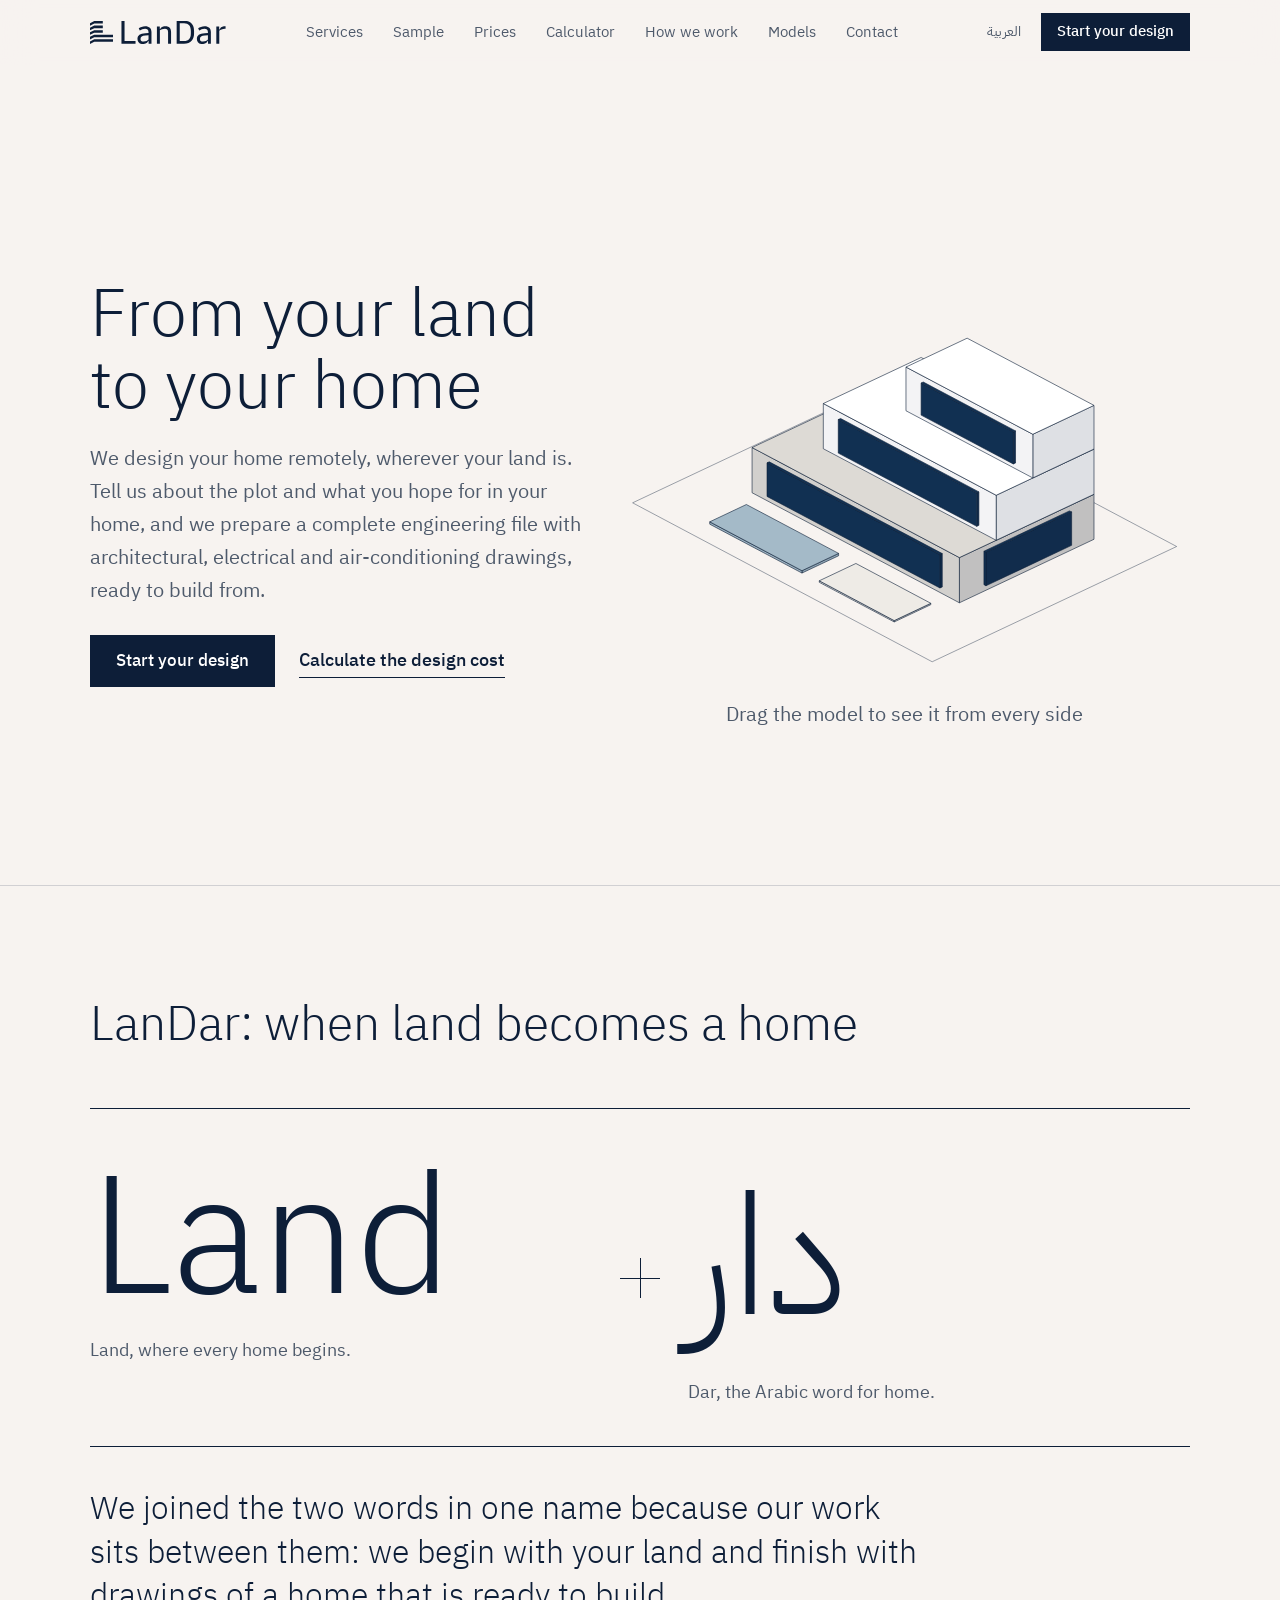
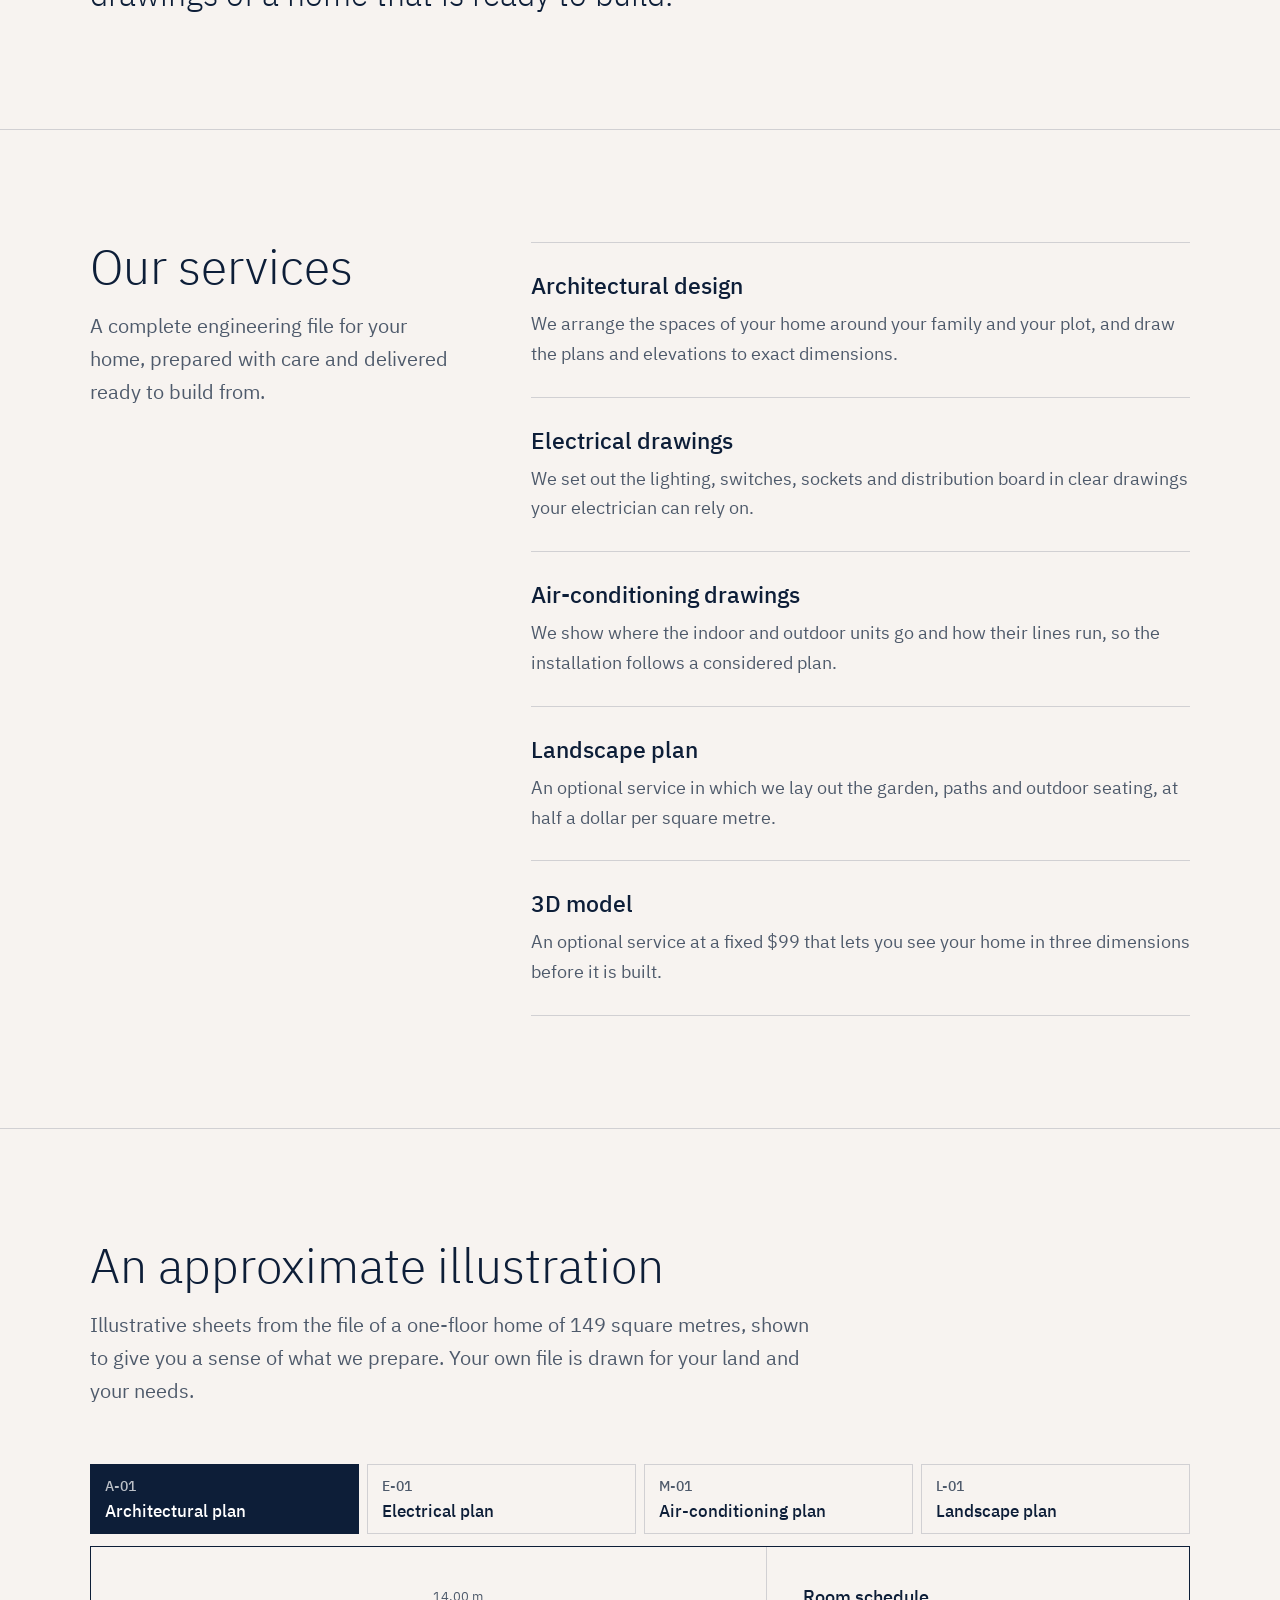
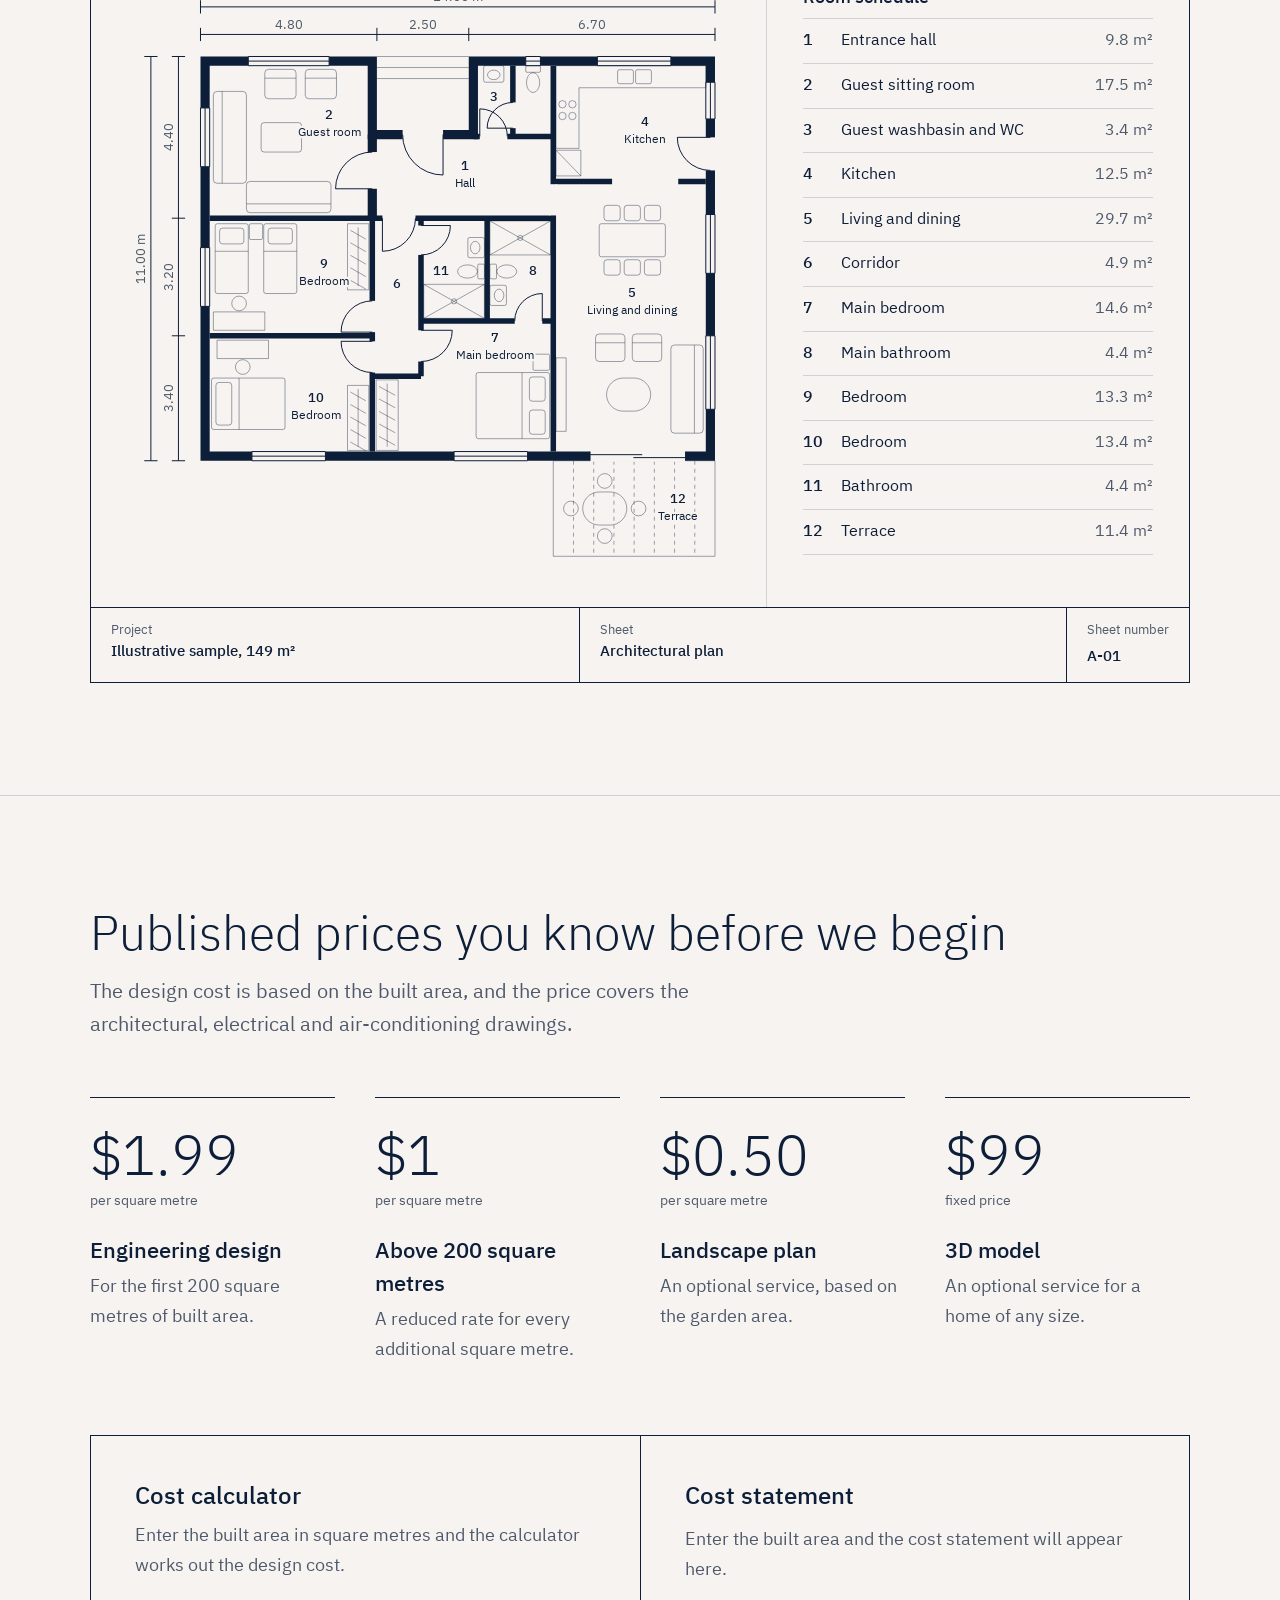
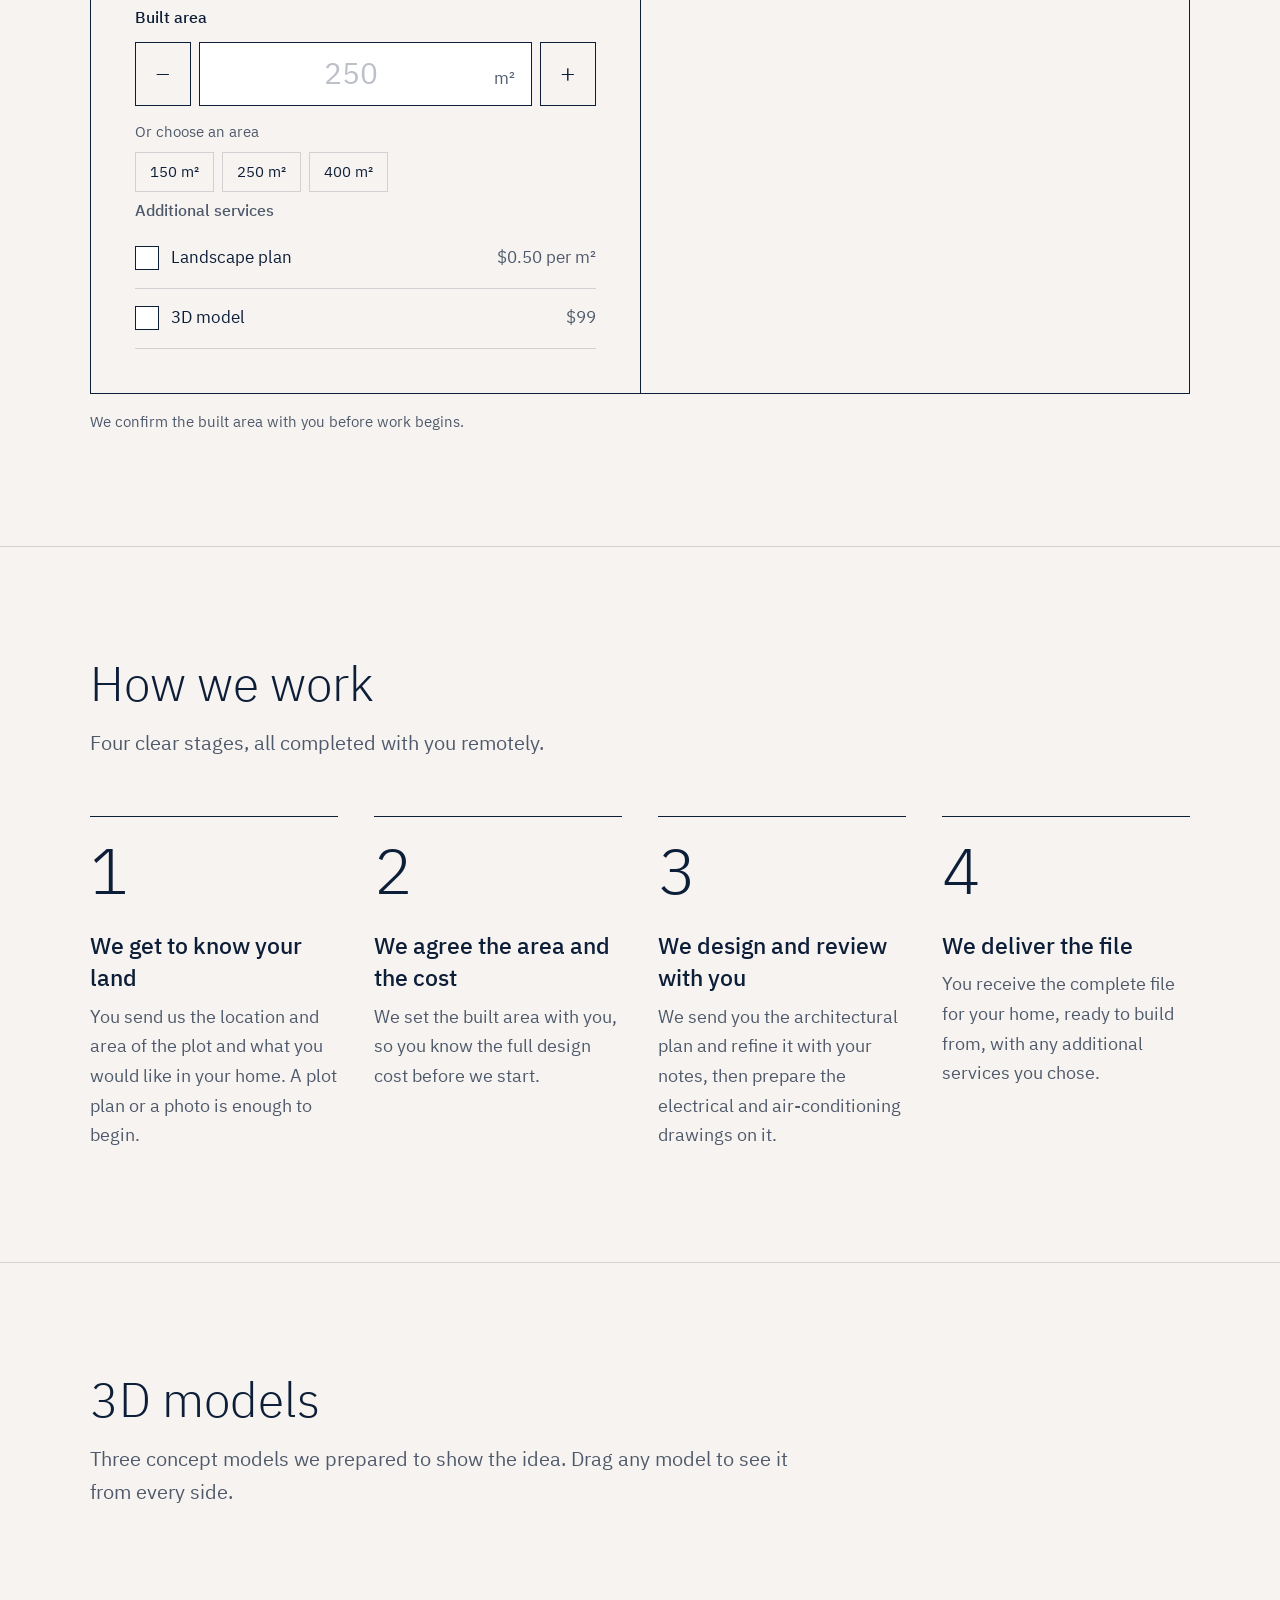
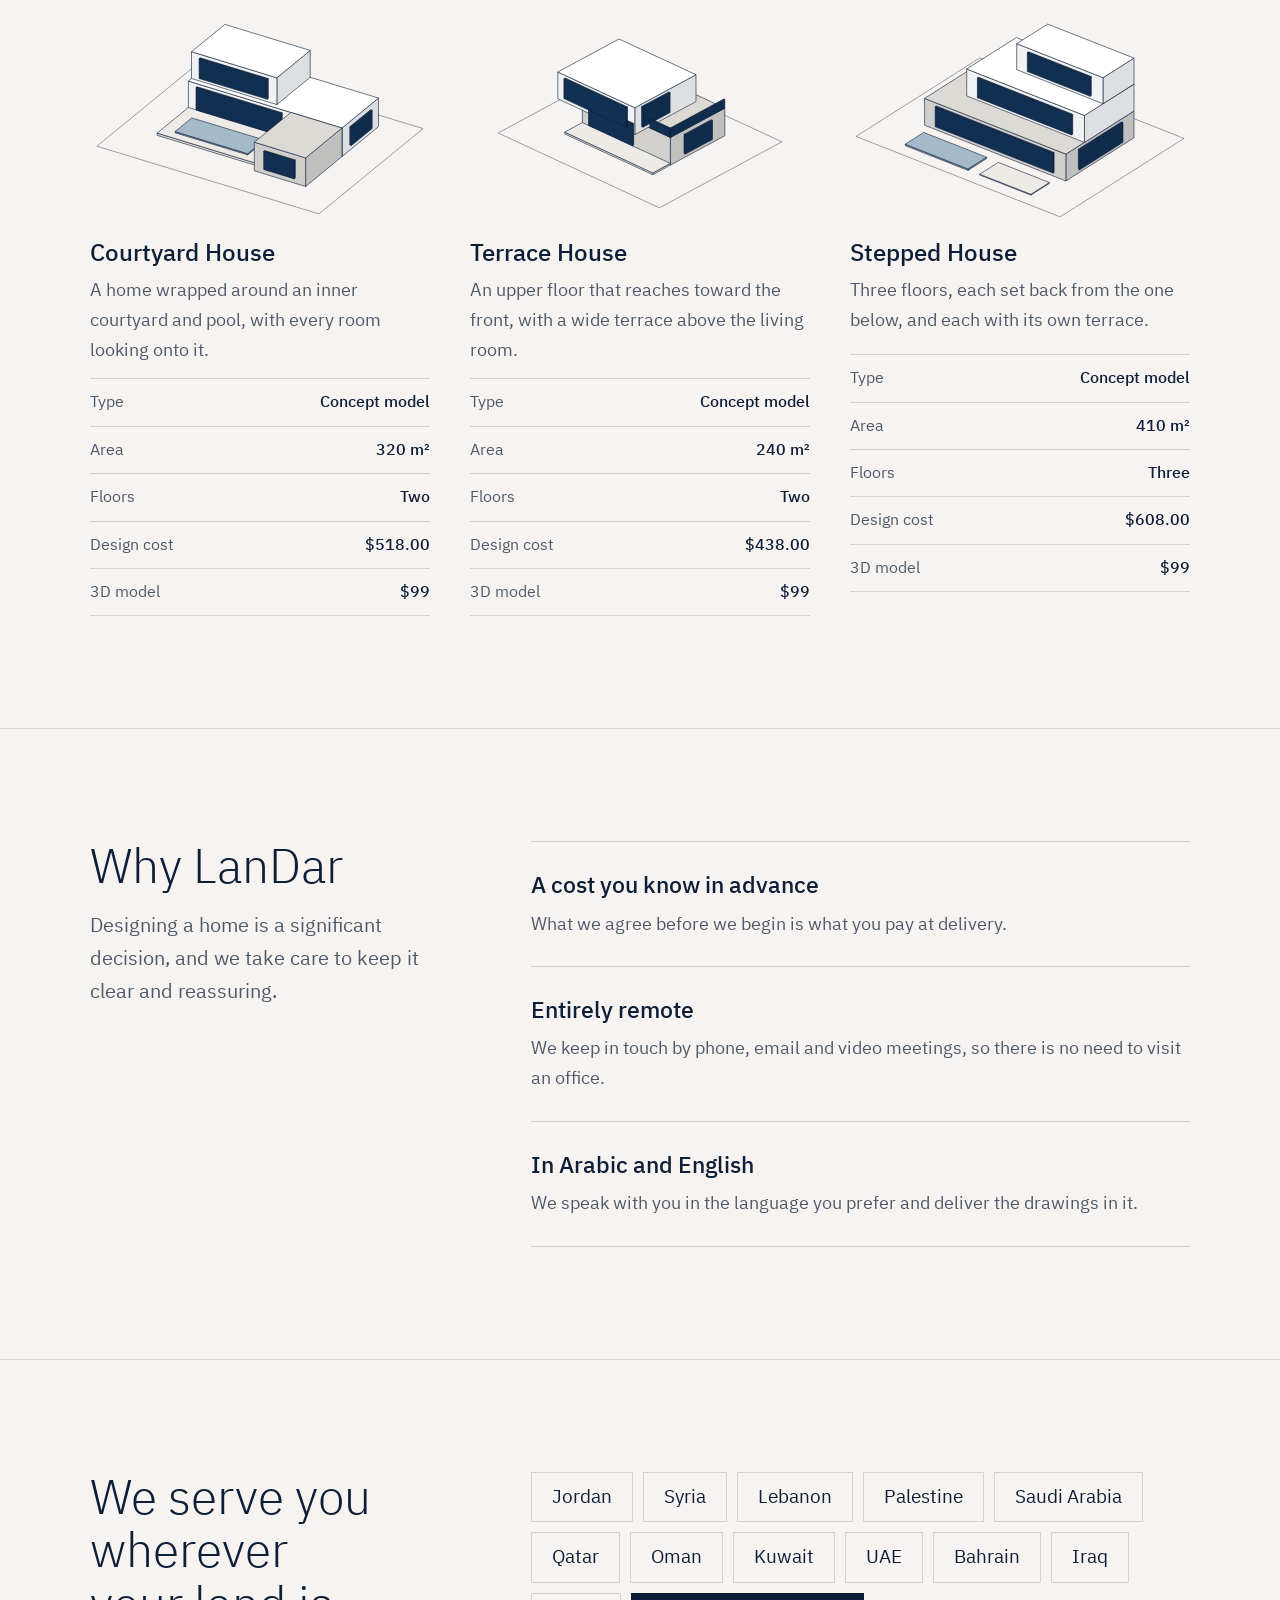
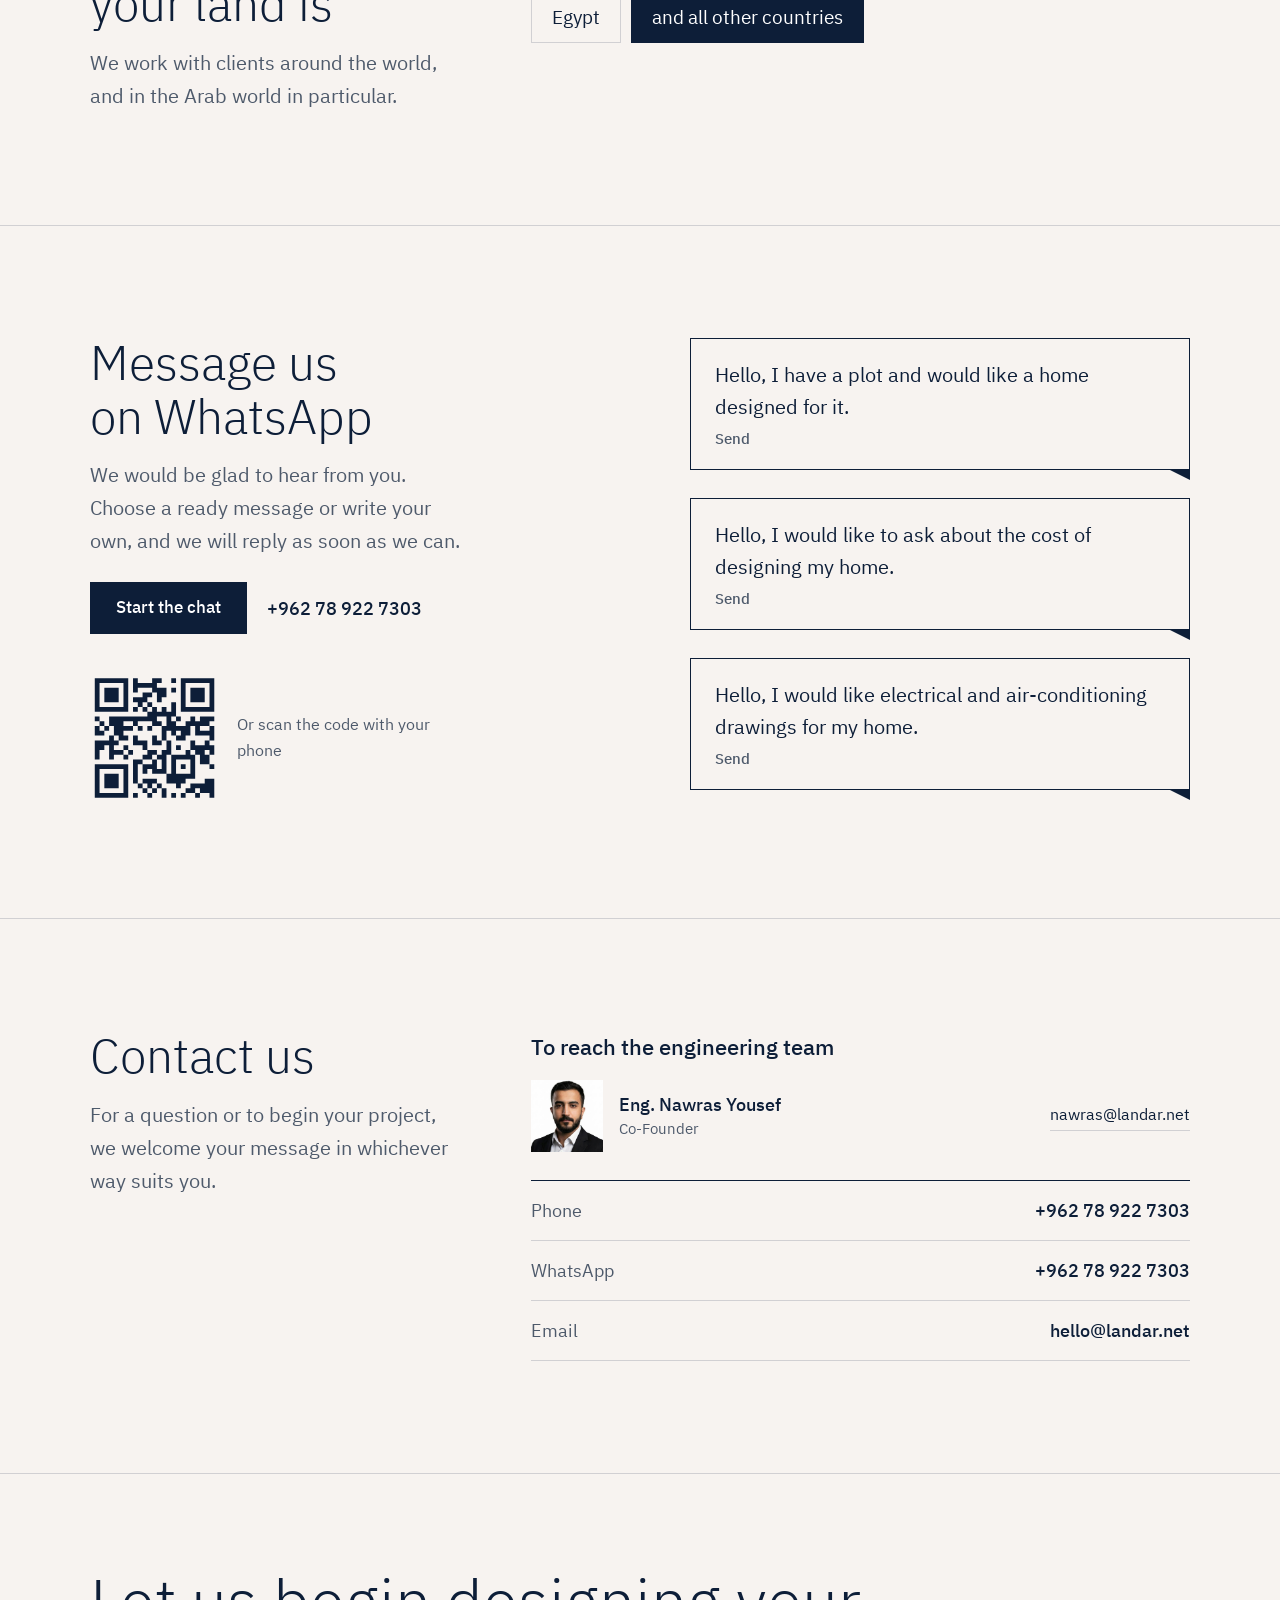
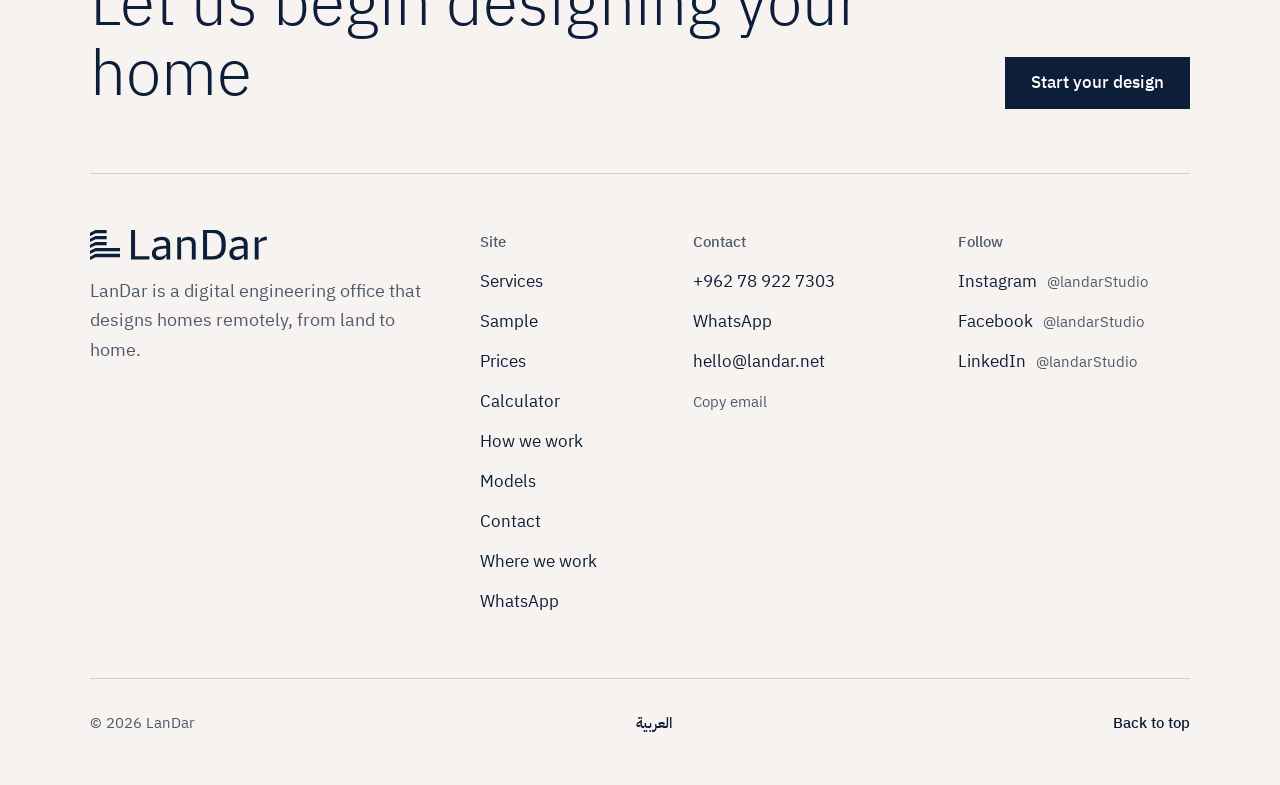
<file: en/index.html>
<!doctype html>
<html lang="en" dir="ltr">
<head>
<meta charset="utf-8">
<meta name="viewport" content="width=device-width, initial-scale=1, viewport-fit=cover">
<title>LanDar | From your land to your home</title>
<meta name="description" content="LanDar is a digital engineering office that designs homes remotely. You receive a complete file with architectural, electrical and air-conditioning drawings, at $1.99 per square metre.">
<meta name="theme-color" content="#F7F3F0">
<link rel="alternate" hreflang="ar" href="../">
<link rel="alternate" hreflang="en" href="./">
<meta property="og:type" content="website">
<meta property="og:title" content="LanDar | From your land to your home">
<meta property="og:description" content="LanDar is a digital engineering office that designs homes remotely. You receive a complete file with architectural, electrical and air-conditioning drawings, at $1.99 per square metre.">
<meta property="og:image" content="../assets/img/og.png">
<link rel="icon" href="../assets/img/favicon.svg" type="image/svg+xml">
<link rel="apple-touch-icon" href="../assets/img/apple-touch-icon.png">
<link rel="preconnect" href="https://fonts.googleapis.com">
<link rel="preconnect" href="https://fonts.gstatic.com" crossorigin>
<link href="https://fonts.googleapis.com/css2?family=IBM+Plex+Sans+Arabic:wght@300;400;500;700&display=swap" rel="stylesheet">
<link rel="stylesheet" href="../assets/css/style.css">
</head>
<body>
<a class="skip" href="#main">Skip to content</a>

<header class="bar">
  <div class="wrap bar-in">
    <a class="brand" href="#top" aria-label="LanDar"><svg viewBox="0 0 602 101.9" fill="currentColor" aria-hidden="true"><path d="M0 9.45L18.9 0L56.7 0L56.7 11.4L18.9 11.4L0 20.85ZM0 29.71L18.9 20.26L56.7 20.26L56.7 31.66L18.9 31.66L0 41.11ZM0 49.98L18.9 40.53L56.7 40.53L56.7 51.93L18.9 51.93L0 61.38ZM0 70.24L18.9 60.79L101.9 60.79L101.9 72.19L18.9 72.19L0 81.64ZM0 90.5L18.9 81.05L101.9 81.05L101.9 92.45L18.9 92.45L0 101.9Z"/><g transform="translate(-135.3 -685.46) scale(1.42)"><path d="M 193.45 553.47 L 193.45 481.84 L 203.07 481.84 L 203.07 545.28 L 237.35 545.28 L 237.35 553.47 Z M 193.45 553.47"/><path d="M 277.88 540.37 L 277.88 527.16 L 268.36 527.58 C 257.61 528.09 252.91 531.57 252.91 538.53 C 252.91 543.95 256.19 546.82 262.52 546.82 C 269.8 546.82 274.6 543.23 277.88 540.37 M 243.39 538.84 C 243.39 527.89 251.57 521.74 268.05 521.03 L 277.88 520.52 L 277.88 516.94 C 277.77 509.46 273.58 506.8 267.14 506.8 C 260.68 506.8 255.26 509.68 250.55 512.64 L 247.38 505.17 C 252.19 502.2 259.25 498.93 267.65 498.93 C 280.02 498.93 287.09 505.68 287.09 517.04 L 287.09 553.47 L 278.18 553.47 L 278.08 544.06 L 277.68 544.06 L 273.17 550.61 C 269.8 552.55 265.8 554.7 259.87 554.7 C 249.22 554.7 243.39 547.74 243.39 538.84"/><path d="M 304.07 553.47 L 304.07 500.15 L 312.98 500.15 L 313.08 508.34 L 313.5 508.34 L 317.48 502.61 C 321.07 500.77 325.57 498.93 331.3 498.93 C 342.25 498.93 348.19 505.48 348.19 516.83 L 348.19 553.47 L 338.88 553.47 L 338.88 517.14 C 338.88 509.57 335.09 506.91 329.14 506.91 C 322.91 506.91 316.36 509.77 313.29 511.92 L 313.29 553.47 Z M 304.07 553.47"/><path d="M 375.31 545.28 L 388.61 545.28 C 403.35 545.28 409.9 536.28 409.9 521.74 L 409.9 513.56 C 409.9 499.02 403.35 490.03 388.61 490.03 L 375.31 490.03 Z M 365.69 553.47 L 365.69 481.84 L 388.61 481.84 C 410.41 481.84 419.92 494.83 419.92 513.56 L 419.92 521.74 C 419.92 540.48 410.41 553.47 388.61 553.47 Z M 365.69 553.47"/><path d="M 463.22 540.37 L 463.22 527.16 L 453.7 527.58 C 442.95 528.09 438.25 531.57 438.25 538.53 C 438.25 543.95 441.53 546.82 447.86 546.82 C 455.14 546.82 459.94 543.23 463.22 540.37 M 428.73 538.84 C 428.73 527.89 436.92 521.74 453.39 521.03 L 463.22 520.52 L 463.22 516.94 C 463.12 509.46 458.92 506.8 452.47 506.8 C 446.02 506.8 440.6 509.68 435.89 512.64 L 432.72 505.17 C 437.53 502.2 444.59 498.93 452.99 498.93 C 465.36 498.93 472.42 505.68 472.42 517.04 L 472.42 553.47 L 463.52 553.47 L 463.42 544.06 L 463.02 544.06 L 458.51 550.61 C 455.14 552.55 451.14 554.7 445.21 554.7 C 434.56 554.7 428.73 547.74 428.73 538.84"/><path d="M 489.41 553.47 L 489.41 500.15 L 498.32 500.05 L 498.42 509.77 L 498.83 509.77 L 504.05 502.4 C 507.63 500.46 512.33 498.93 516.73 498.93 L 518.28 498.93 L 518.28 507.21 L 515.92 507.21 C 509.16 507.21 501.59 510.79 498.63 513.36 L 498.63 553.47 Z M 489.41 553.47"/></g></svg></a>
    <nav class="nav" aria-label="Page sections"><a href="#services">Services</a><a href="#sample">Sample</a><a href="#price">Prices</a><a href="#calc">Calculator</a><a href="#process">How we work</a><a href="#models">Models</a><a href="#contact">Contact</a></nav>
    <div class="bar-end">
      <a class="lang" href="../" lang="ar" hreflang="ar">العربية</a>
      <a class="btn" href="#contact">Start your design</a>
      <button class="burger" type="button" aria-controls="menu" aria-expanded="false" aria-label="Menu"><span></span><span></span></button>
    </div>
  </div>
</header>

<div class="sheet" id="menu" aria-hidden="true">
  <nav class="sheet-links" aria-label="Page sections"><a href="#services">Services</a><a href="#sample">Sample</a><a href="#price">Prices</a><a href="#calc">Calculator</a><a href="#process">How we work</a><a href="#models">Models</a><a href="#contact">Contact</a></nav>
  <div class="sheet-foot">
    <a class="btn" href="https://wa.me/962789227303" target="_blank" rel="noopener">WhatsApp</a>
    <div class="sheet-meta"><span class="ltr">+962 78 922 7303</span><span class="ltr">hello@landar.net</span></div>
  </div>
</div>

<main id="main">
  <section class="hero" id="top">
    <div class="wrap hero-in">
      <div>
        <h1>From your land to your home</h1>
        <p>We design your home remotely, wherever your land is. Tell us about the plot and what you hope for in your home, and we prepare a complete engineering file with architectural, electrical and air-conditioning drawings, ready to build from.</p>
        <div class="hero-cta"><a class="btn" href="#contact">Start your design</a><a class="link" href="#calc">Calculate the design cost</a></div>
      </div>
      <div class="stage">
        <div class="viewer" data-model="stepped" data-label="3D model of a home with three stepped floors" tabindex="0"></div>
        <p class="hint">Drag the model to see it from every side</p>
      </div>
    </div>
  </section>

  <section class="sec" id="name">
    <div class="wrap">
      <div class="sec-head"><h2>LanDar: when land becomes a home</h2></div>
      <div class="name">
        <div class="word"><b lang="en">Land</b><p>Land, where every home begins.</p></div>
        <div class="plus" aria-hidden="true"></div>
        <div class="word"><b lang="ar">دار</b><p>Dar, the Arabic word for home.</p></div>
      </div>
      <p class="name-close">We joined the two words in one name because our work sits between them: we begin with your land and finish with drawings of a home that is ready to build.</p>
    </div>
  </section>

  <section class="sec" id="services">
    <div class="wrap split">
      <div class="sec-head"><h2>Our services</h2><p class="lead">A complete engineering file for your home, prepared with care and delivered ready to build from.</p></div>
      <div class="rows"><div class="row"><h3>Architectural design</h3><p>We arrange the spaces of your home around your family and your plot, and draw the plans and elevations to exact dimensions.</p></div><div class="row"><h3>Electrical drawings</h3><p>We set out the lighting, switches, sockets and distribution board in clear drawings your electrician can rely on.</p></div><div class="row"><h3>Air-conditioning drawings</h3><p>We show where the indoor and outdoor units go and how their lines run, so the installation follows a considered plan.</p></div><div class="row"><h3>Landscape plan</h3><p>An optional service in which we lay out the garden, paths and outdoor seating, at half a dollar per square metre.</p></div><div class="row"><h3>3D model</h3><p>An optional service at a fixed $99 that lets you see your home in three dimensions before it is built.</p></div></div>
    </div>
  </section>

  <section class="sec" id="sample">
    <div class="wrap">
      <div class="sec-head"><h2>An approximate illustration</h2><p class="lead">Illustrative sheets from the file of a one-floor home of 149 square metres, shown to give you a sense of what we prepare. Your own file is drawn for your land and your needs.</p></div>
      <div class="file">
        <div class="tabs" role="tablist" aria-label="Sheets in the file"><button type="button" role="tab" id="tab-a" aria-controls="sheet-a" aria-selected="true"><b class="ltr">A-01</b><span>Architectural plan</span></button><button type="button" role="tab" id="tab-e" aria-controls="sheet-e" aria-selected="false"><b class="ltr">E-01</b><span>Electrical plan</span></button><button type="button" role="tab" id="tab-m" aria-controls="sheet-m" aria-selected="false"><b class="ltr">M-01</b><span>Air-conditioning plan</span></button><button type="button" role="tab" id="tab-l" aria-controls="sheet-l" aria-selected="false"><b class="ltr">L-01</b><span>Landscape plan</span></button></div>
        <div class="sheet-p" role="tabpanel" id="sheet-a" aria-labelledby="tab-a" tabindex="0"><figure class="draw draw-a"><svg class="plan" viewBox="0 0 656 640" role="img" aria-label="Architectural plan of a sample home with furniture, dimensions and numbered rooms"><g class="po"><path d="M272 80L372 80"/><path d="M272 104L372 104"/><path d="M272 92L372 92"/><rect x="464" y="520" width="176" height="104"/><path d="M486 520L486 624" class="dash"/><path d="M508 520L508 624" class="dash"/><path d="M530 520L530 624" class="dash"/><path d="M552 520L552 624" class="dash"/><path d="M574 520L574 624" class="dash"/><path d="M596 520L596 624" class="dash"/><path d="M618 520L618 624" class="dash"/><rect x="496" y="554" width="48" height="36" rx="18"/><circle cx="483.2" cy="572" r="8"/><circle cx="556.8" cy="572" r="8"/><circle cx="520" cy="542" r="8"/><circle cx="520" cy="602" r="8"/></g><g class="pw"><path class="ext" stroke-width="10" d="M85 85L267 85L267 165L377 165L377 85L635 85L635 515L85 515Z"/><path d="M267 165L267 256" stroke-width="10"/><path d="M267 256L267 510" stroke-width="6"/><path d="M90 256L464 256" stroke-width="6"/><path d="M377 167L464 167" stroke-width="6"/><path d="M420 90L420 167" stroke-width="6"/><path d="M464 90L464 510" stroke-width="6"/><path d="M464 216L630 216" stroke-width="6"/><path d="M320 256L320 428" stroke-width="6"/><path d="M267 428L320 428" stroke-width="6"/><path d="M320 368L464 368" stroke-width="6"/><path d="M392 256L392 368" stroke-width="6"/><path d="M90 384L267 384" stroke-width="6"/></g><g class="pg"><rect x="300" y="158.8" width="44" height="12.4"/><rect x="260.8" y="184" width="12.4" height="40"/><rect x="384" y="162.8" width="30" height="8.4"/><rect x="415.8" y="130" width="8.4" height="28"/><rect x="459.8" y="219" width="8.4" height="34"/><rect x="278" y="251.8" width="36" height="8.4"/><rect x="262.8" y="346" width="8.4" height="34"/><rect x="262.8" y="390" width="8.4" height="34"/><rect x="315.8" y="378" width="8.4" height="34"/><rect x="315.8" y="264" width="8.4" height="32"/><rect x="422" y="363.8" width="30" height="8.4"/><rect x="628.8" y="168" width="12.4" height="36"/><rect x="528" y="211.8" width="72" height="8.4"/><rect x="504" y="508.8" width="104" height="12.4"/><rect x="132" y="78.8" width="88" height="12.4"/><rect x="78.8" y="136" width="12.4" height="64"/><rect x="434" y="78.8" width="16" height="12.4"/><rect x="512" y="78.8" width="80" height="12.4"/><rect x="628.8" y="108" width="12.4" height="40"/><rect x="628.8" y="252" width="12.4" height="64"/><rect x="628.8" y="384" width="12.4" height="80"/><rect x="356" y="508.8" width="80" height="12.4"/><rect x="136" y="508.8" width="80" height="12.4"/><rect x="78.8" y="288" width="12.4" height="64"/></g><g class="pd"><path d="M344 165L344 209"/><path class="arc" d="M344 209A44 44 0 0 1 300 165"/><path d="M267 224L227 224"/><path class="arc" d="M227 224A40 40 0 0 1 267 184"/><path d="M384 167L384 137"/><path class="arc" d="M384 137A30 30 0 0 1 414 167"/><path d="M420 158L392 158"/><path class="arc" d="M392 158A28 28 0 0 1 420 130"/><path d="M278 256L278 292"/><path class="arc" d="M278 292A36 36 0 0 0 314 256"/><path d="M267 380L233 380"/><path class="arc" d="M233 380A34 34 0 0 1 267 346"/><path d="M267 390L233 390"/><path class="arc" d="M233 390A34 34 0 0 0 267 424"/><path d="M320 378L354 378"/><path class="arc" d="M354 378A34 34 0 0 1 320 412"/><path d="M320 264L352 264"/><path class="arc" d="M352 264A32 32 0 0 1 320 296"/><path d="M452 368L452 338"/><path class="arc" d="M452 338A30 30 0 0 0 422 368"/><path d="M635 168L599 168"/><path class="arc" d="M599 168A36 36 0 0 0 635 204"/><path d="M504 510L504 520"/><path d="M608 510L608 520"/><path d="M504 513.4L560.8 513.4"/><path d="M551.2 516.6L608 516.6"/><rect x="132" y="80" width="88" height="10"/><path d="M132 85L220 85"/><rect x="80" y="136" width="10" height="64"/><path d="M85 136L85 200"/><rect x="434" y="80" width="16" height="10"/><path d="M434 85L450 85"/><rect x="512" y="80" width="80" height="10"/><path d="M512 85L592 85"/><rect x="630" y="108" width="10" height="40"/><path d="M635 108L635 148"/><rect x="630" y="252" width="10" height="64"/><path d="M635 252L635 316"/><rect x="630" y="384" width="10" height="80"/><path d="M635 384L635 464"/><rect x="356" y="510" width="80" height="10"/><path d="M356 515L436 515"/><rect x="136" y="510" width="80" height="10"/><path d="M136 515L216 515"/><rect x="80" y="288" width="10" height="64"/><path d="M85 288L85 352"/></g><g class="pf"><rect x="94" y="118" width="36" height="100" rx="4"/><path d="M103.6 118L103.6 218"/><rect x="130" y="216" width="92" height="34" rx="4"/><path d="M130 240.4L222 240.4"/><rect x="150" y="94" width="34" height="32" rx="4"/><path d="M150 103.6L184 103.6"/><rect x="194" y="94" width="34" height="32" rx="4"/><path d="M194 103.6L228 103.6"/><rect x="146" y="152" width="44" height="32" rx="3.2"/><rect x="388.2" y="90" width="22" height="18" rx="2"/><ellipse cx="399.2" cy="100" rx="6.8" ry="5.2"/><rect x="434" y="90" width="16" height="7.2" rx="1.2"/><ellipse cx="442" cy="108.4" rx="7.2" ry="10.8"/><path d="M467 90L630 90L630 114L492 114L492 180L467 180Z"/><rect x="534" y="94.4" width="17.2" height="15.2" rx="2"/><rect x="553.6" y="94.4" width="17.2" height="15.2" rx="2"/><circle cx="474" cy="132" r="4"/><circle cx="484.8" cy="132" r="4"/><circle cx="474" cy="144.8" r="4"/><circle cx="484.8" cy="144.8" r="4"/><rect x="467" y="182" width="27" height="28"/><path d="M467 182L494 210"/><rect x="514" y="262" width="72" height="36" rx="2.4"/><rect x="519.2" y="242" width="17.6" height="16.8" rx="3.2"/><rect x="519.2" y="301.2" width="17.6" height="16.8" rx="3.2"/><rect x="541.2" y="242" width="17.6" height="16.8" rx="3.2"/><rect x="541.2" y="301.2" width="17.6" height="16.8" rx="3.2"/><rect x="563.2" y="242" width="17.6" height="16.8" rx="3.2"/><rect x="563.2" y="301.2" width="17.6" height="16.8" rx="3.2"/><rect x="592" y="394" width="35.2" height="96" rx="4"/><path d="M617.6 394L617.6 490"/><rect x="510" y="382" width="32" height="30" rx="4"/><path d="M510 391.6L542 391.6"/><rect x="550" y="382" width="32" height="30" rx="4"/><path d="M550 391.6L582 391.6"/><rect x="522" y="430" width="48" height="36" rx="18"/><rect x="467" y="408" width="11" height="80"/><rect x="96" y="262" width="36" height="76" rx="2.4"/><rect x="100.8" y="266.8" width="26.4" height="17.2" rx="3.2"/><path d="M96 292L132 292"/><rect x="148.8" y="262" width="36" height="76" rx="2.4"/><rect x="153.6" y="266.8" width="26.4" height="17.2" rx="3.2"/><path d="M148.8 292L184.8 292"/><rect x="133.2" y="262" width="14.4" height="17.2" rx="1.6"/><rect x="94" y="358" width="56" height="20"/><circle cx="122" cy="348.8" r="8"/><rect x="240" y="262" width="23.2" height="72"/><path d="M251.6 266L251.6 330"/><path d="M243.2 269.2L260 278.8"/><path d="M243.2 282.8L260 292.4"/><path d="M243.2 296.4L260 306"/><path d="M243.2 310L260 319.6"/><path d="M243.2 323.6L260 333.2"/><rect x="92" y="430" width="80" height="56" rx="2.4"/><rect x="96.8" y="434.8" width="17.2" height="46.4" rx="3.2"/><path d="M122 430L122 486"/><rect x="98" y="388.8" width="56" height="20"/><circle cx="126" cy="418" r="8"/><rect x="240" y="438" width="23.2" height="70.8"/><path d="M251.6 442L251.6 504.8"/><path d="M243.2 445.2L260 454.8"/><path d="M243.2 458.8L260 468.4"/><path d="M243.2 472.4L260 482"/><path d="M243.2 486L260 495.6"/><path d="M243.2 499.6L260 509.2"/><rect x="380" y="424" width="80" height="72" rx="2.4"/><rect x="438" y="428.8" width="17.2" height="26.4" rx="3.2"/><rect x="438" y="464.8" width="17.2" height="26.4" rx="3.2"/><path d="M430 424L430 496"/><rect x="442" y="404" width="18" height="17.6" rx="1.6"/><rect x="271.2" y="432" width="24" height="76.8"/><path d="M283.2 436L283.2 504.8"/><path d="M274.4 439.2L292 448.8"/><path d="M274.4 452.8L292 462.4"/><path d="M274.4 466.4L292 476"/><path d="M274.4 480L292 489.6"/><path d="M274.4 493.6L292 503.2"/><rect x="371" y="277" width="18" height="22" rx="2"/><ellipse cx="379" cy="288" rx="5.2" ry="6.8"/><rect x="381.8" y="306" width="7.2" height="16" rx="1.2"/><ellipse cx="370.6" cy="314" rx="10.8" ry="7.2"/><rect x="323" y="328" width="66" height="37"/><path d="M323 328L389 365"/><path d="M323 365L389 328"/><circle cx="356" cy="346.5" r="2.8"/><rect x="395" y="259" width="66" height="37"/><path d="M395 259L461 296"/><path d="M395 296L461 259"/><circle cx="428" cy="277.5" r="2.8"/><rect x="395" y="306" width="7.2" height="16" rx="1.2"/><ellipse cx="413.4" cy="314" rx="10.8" ry="7.2"/><rect x="395" y="329" width="18" height="22" rx="2"/><ellipse cx="405" cy="340" rx="5.2" ry="6.8"/></g><g class="pm"><path d="M80 56L640 56"/><path d="M80 26L640 26"/><path d="M56 80L56 520"/><path d="M26 80L26 520"/><path d="M80 48.8L80 63.2"/><path d="M272 48.8L272 63.2"/><path d="M372 48.8L372 63.2"/><path d="M640 48.8L640 63.2"/><path d="M48.8 80L63.2 80"/><path d="M48.8 256L63.2 256"/><path d="M48.8 384L63.2 384"/><path d="M48.8 520L63.2 520"/><path d="M80 18.8L80 33.2"/><path d="M640 18.8L640 33.2"/><path d="M18.8 80L33.2 80"/><path d="M18.8 520L33.2 520"/></g><text x="176" y="50.4" class="pt">4.80</text><text x="322" y="50.4" class="pt">2.50</text><text x="506" y="50.4" class="pt">6.70</text><text x="50.4" y="168" class="pt" transform="rotate(-90 50.4 168)">4.40</text><text x="50.4" y="320" class="pt" transform="rotate(-90 50.4 320)">3.20</text><text x="50.4" y="452" class="pt" transform="rotate(-90 50.4 452)">3.40</text><text x="360" y="20" class="pt">14.00 m</text><text x="20" y="300" class="pt" transform="rotate(-90 20 300)">11.00 m</text><text x="368" y="204" class="pn">1</text><text x="368" y="222.4" class="pl">Hall</text><text x="220" y="148" class="pn">2</text><text x="220" y="166.4" class="pl">Guest room</text><text x="399.2" y="128" class="pn">3</text><text x="564" y="156" class="pn">4</text><text x="564" y="174.4" class="pl">Kitchen</text><text x="550" y="342" class="pn">5</text><text x="550" y="360.4" class="pl">Living and dining</text><text x="294" y="332" class="pn">6</text><text x="400.8" y="391.2" class="pn">7</text><text x="400.8" y="409.6" class="pl">Main bedroom</text><text x="442" y="318" class="pn">8</text><text x="214.4" y="310" class="pn">9</text><text x="214.4" y="328.4" class="pl">Bedroom</text><text x="206" y="456" class="pn">10</text><text x="206" y="474.4" class="pl">Bedroom</text><text x="342" y="318" class="pn">11</text><text x="600" y="566" class="pn">12</text><text x="600" y="584.4" class="pl">Terrace</text></svg></figure><div class="legend"><h3>Room schedule</h3><ol class="sched"><li><b>1</b><span>Entrance hall</span><span><span class="ltr">9.8</span> m²</span></li><li><b>2</b><span>Guest sitting room</span><span><span class="ltr">17.5</span> m²</span></li><li><b>3</b><span>Guest washbasin and WC</span><span><span class="ltr">3.4</span> m²</span></li><li><b>4</b><span>Kitchen</span><span><span class="ltr">12.5</span> m²</span></li><li><b>5</b><span>Living and dining</span><span><span class="ltr">29.7</span> m²</span></li><li><b>6</b><span>Corridor</span><span><span class="ltr">4.9</span> m²</span></li><li><b>7</b><span>Main bedroom</span><span><span class="ltr">14.6</span> m²</span></li><li><b>8</b><span>Main bathroom</span><span><span class="ltr">4.4</span> m²</span></li><li><b>9</b><span>Bedroom</span><span><span class="ltr">13.3</span> m²</span></li><li><b>10</b><span>Bedroom</span><span><span class="ltr">13.4</span> m²</span></li><li><b>11</b><span>Bathroom</span><span><span class="ltr">4.4</span> m²</span></li><li><b>12</b><span>Terrace</span><span><span class="ltr">11.4</span> m²</span></li></ol></div><dl class="stamp"><div><dt>Project</dt><dd>Illustrative sample, 149 m²</dd></div><div><dt>Sheet</dt><dd>Architectural plan</dd></div><div><dt>Sheet number</dt><dd class="ltr">A-01</dd></div></dl></div><div class="sheet-p" role="tabpanel" id="sheet-e" aria-labelledby="tab-e" tabindex="0"><figure class="draw draw-e"><svg class="plan svc" viewBox="0 0 640 584" role="img" aria-label="Electrical plan of the sample home showing lighting, switches, sockets and the distribution board"><g class="po"><path d="M232 20L332 20"/><path d="M232 44L332 44"/><path d="M232 32L332 32"/><rect x="424" y="460" width="176" height="104"/><path d="M446 460L446 564" class="dash"/><path d="M468 460L468 564" class="dash"/><path d="M490 460L490 564" class="dash"/><path d="M512 460L512 564" class="dash"/><path d="M534 460L534 564" class="dash"/><path d="M556 460L556 564" class="dash"/><path d="M578 460L578 564" class="dash"/><rect x="456" y="494" width="48" height="36" rx="18"/><circle cx="443.2" cy="512" r="8"/><circle cx="516.8" cy="512" r="8"/><circle cx="480" cy="482" r="8"/><circle cx="480" cy="542" r="8"/></g><g class="pw"><path class="ext" stroke-width="10" d="M45 25L227 25L227 105L337 105L337 25L595 25L595 455L45 455Z"/><path d="M227 105L227 196" stroke-width="10"/><path d="M227 196L227 450" stroke-width="6"/><path d="M50 196L424 196" stroke-width="6"/><path d="M337 107L424 107" stroke-width="6"/><path d="M380 30L380 107" stroke-width="6"/><path d="M424 30L424 450" stroke-width="6"/><path d="M424 156L590 156" stroke-width="6"/><path d="M280 196L280 368" stroke-width="6"/><path d="M227 368L280 368" stroke-width="6"/><path d="M280 308L424 308" stroke-width="6"/><path d="M352 196L352 308" stroke-width="6"/><path d="M50 324L227 324" stroke-width="6"/></g><g class="pg"><rect x="260" y="98.8" width="44" height="12.4"/><rect x="220.8" y="124" width="12.4" height="40"/><rect x="344" y="102.8" width="30" height="8.4"/><rect x="375.8" y="70" width="8.4" height="28"/><rect x="419.8" y="159" width="8.4" height="34"/><rect x="238" y="191.8" width="36" height="8.4"/><rect x="222.8" y="286" width="8.4" height="34"/><rect x="222.8" y="330" width="8.4" height="34"/><rect x="275.8" y="318" width="8.4" height="34"/><rect x="275.8" y="204" width="8.4" height="32"/><rect x="382" y="303.8" width="30" height="8.4"/><rect x="588.8" y="108" width="12.4" height="36"/><rect x="488" y="151.8" width="72" height="8.4"/><rect x="464" y="448.8" width="104" height="12.4"/><rect x="92" y="18.8" width="88" height="12.4"/><rect x="38.8" y="76" width="12.4" height="64"/><rect x="394" y="18.8" width="16" height="12.4"/><rect x="472" y="18.8" width="80" height="12.4"/><rect x="588.8" y="48" width="12.4" height="40"/><rect x="588.8" y="192" width="12.4" height="64"/><rect x="588.8" y="324" width="12.4" height="80"/><rect x="316" y="448.8" width="80" height="12.4"/><rect x="96" y="448.8" width="80" height="12.4"/><rect x="38.8" y="228" width="12.4" height="64"/></g><g class="pd"><path d="M304 105L304 149"/><path class="arc" d="M304 149A44 44 0 0 1 260 105"/><path d="M227 164L187 164"/><path class="arc" d="M187 164A40 40 0 0 1 227 124"/><path d="M344 107L344 77"/><path class="arc" d="M344 77A30 30 0 0 1 374 107"/><path d="M380 98L352 98"/><path class="arc" d="M352 98A28 28 0 0 1 380 70"/><path d="M238 196L238 232"/><path class="arc" d="M238 232A36 36 0 0 0 274 196"/><path d="M227 320L193 320"/><path class="arc" d="M193 320A34 34 0 0 1 227 286"/><path d="M227 330L193 330"/><path class="arc" d="M193 330A34 34 0 0 0 227 364"/><path d="M280 318L314 318"/><path class="arc" d="M314 318A34 34 0 0 1 280 352"/><path d="M280 204L312 204"/><path class="arc" d="M312 204A32 32 0 0 1 280 236"/><path d="M412 308L412 278"/><path class="arc" d="M412 278A30 30 0 0 0 382 308"/><path d="M595 108L559 108"/><path class="arc" d="M559 108A36 36 0 0 0 595 144"/><path d="M464 450L464 460"/><path d="M568 450L568 460"/><path d="M464 453.4L520.8 453.4"/><path d="M511.2 456.6L568 456.6"/><rect x="92" y="20" width="88" height="10"/><path d="M92 25L180 25"/><rect x="40" y="76" width="10" height="64"/><path d="M45 76L45 140"/><rect x="394" y="20" width="16" height="10"/><path d="M394 25L410 25"/><rect x="472" y="20" width="80" height="10"/><path d="M472 25L552 25"/><rect x="590" y="48" width="10" height="40"/><path d="M595 48L595 88"/><rect x="590" y="192" width="10" height="64"/><path d="M595 192L595 256"/><rect x="590" y="324" width="10" height="80"/><path d="M595 324L595 404"/><rect x="316" y="450" width="80" height="10"/><path d="M316 455L396 455"/><rect x="96" y="450" width="80" height="10"/><path d="M96 455L176 455"/><rect x="40" y="228" width="10" height="64"/><path d="M45 228L45 292"/></g><g class="wire"><path d="M222 116Q168.4 95.3 113.6 112.3"/><path d="M113.6 112Q136 122.2 158.4 112"/><path d="M312 110Q293.9 122.5 289.3 144"/><path d="M293.6 152Q328 166.1 362.4 152"/><path d="M378 110Q377 91.3 363.3 78.7"/><path d="M368.8 70Q380.6 76.8 392.4 70"/><path d="M484 153Q506.4 134.8 511.2 106.3"/><path d="M427 200Q460.6 222.2 500.7 217.8"/><path d="M458 450Q491.8 420.5 499.3 376.4"/><path d="M277 210Q262.7 219.3 259.4 236"/><path d="M254 253.6Q241.2 284 254 314.4"/><path d="M283 242Q293.8 249.4 306.6 246.3"/><path d="M376 305Q388.7 287.1 385.7 265.3"/><path d="M283 358Q308.3 382.1 343.2 384.2"/><path d="M342.7 390.3Q300.2 384.6 265.3 409.7"/><path d="M224 280Q188.9 257.3 147.4 262.2"/><path d="M224 370Q185.8 365.1 153.4 385.9"/><path d="M254 110Q272.9 95.6 277 72.2"/><path d="M574 450Q536.5 467.7 518.8 505.2"/></g><g class="lamp"><circle cx="104" cy="112" r="9.6"/><path d="M97.2 105.2L110.8 118.8"/><path d="M97.2 118.8L110.8 105.2"/><circle cx="168" cy="112" r="9.6"/><path d="M161.2 105.2L174.8 118.8"/><path d="M161.2 118.8L174.8 105.2"/><circle cx="284" cy="152" r="9.6"/><path d="M277.2 145.2L290.8 158.8"/><path d="M277.2 158.8L290.8 145.2"/><circle cx="372" cy="152" r="9.6"/><path d="M365.2 145.2L378.8 158.8"/><path d="M365.2 158.8L378.8 145.2"/><circle cx="359.2" cy="70" r="9.6"/><path d="M352.4 63.2L366 76.8"/><path d="M352.4 76.8L366 63.2"/><circle cx="402" cy="70" r="9.6"/><path d="M395.2 63.2L408.8 76.8"/><path d="M395.2 76.8L408.8 63.2"/><circle cx="516" cy="98" r="9.6"/><path d="M509.2 91.2L522.8 104.8"/><path d="M509.2 104.8L522.8 91.2"/><circle cx="510" cy="220" r="9.6"/><path d="M503.2 213.2L516.8 226.8"/><path d="M503.2 226.8L516.8 213.2"/><circle cx="504" cy="368" r="9.6"/><path d="M497.2 361.2L510.8 374.8"/><path d="M497.2 374.8L510.8 361.2"/><circle cx="254" cy="244" r="9.6"/><path d="M247.2 237.2L260.8 250.8"/><path d="M247.2 250.8L260.8 237.2"/><circle cx="254" cy="324" r="9.6"/><path d="M247.2 317.2L260.8 330.8"/><path d="M247.2 330.8L260.8 317.2"/><circle cx="316" cy="248" r="9.6"/><path d="M309.2 241.2L322.8 254.8"/><path d="M309.2 254.8L322.8 241.2"/><circle cx="388" cy="256" r="9.6"/><path d="M381.2 249.2L394.8 262.8"/><path d="M381.2 262.8L394.8 249.2"/><circle cx="352" cy="388" r="9.6"/><path d="M345.2 381.2L358.8 394.8"/><path d="M345.2 394.8L358.8 381.2"/><circle cx="256" cy="412" r="9.6"/><path d="M249.2 405.2L262.8 418.8"/><path d="M249.2 418.8L262.8 405.2"/><circle cx="138" cy="260" r="9.6"/><path d="M131.2 253.2L144.8 266.8"/><path d="M131.2 266.8L144.8 253.2"/><circle cx="144" cy="388" r="9.6"/><path d="M137.2 381.2L150.8 394.8"/><path d="M137.2 394.8L150.8 381.2"/><circle cx="282" cy="64" r="9.6"/><path d="M275.2 57.2L288.8 70.8"/><path d="M275.2 70.8L288.8 57.2"/><circle cx="512" cy="512" r="9.6"/><path d="M505.2 505.2L518.8 518.8"/><path d="M505.2 518.8L518.8 505.2"/></g><g class="switch"><circle cx="222" cy="116" r="2.6"/><path d="M222 116L212.4 106.4L208.8 110"/><circle cx="312" cy="110" r="2.6"/><path d="M312 110L321.6 119.6L325.2 116"/><circle cx="378" cy="110" r="2.6"/><path d="M378 110L387.6 119.6L391.2 116"/><circle cx="484" cy="153" r="2.6"/><path d="M484 153L474.4 143.4L470.8 147"/><circle cx="427" cy="200" r="2.6"/><path d="M427 200L436.6 209.6L440.2 206"/><circle cx="458" cy="450" r="2.6"/><path d="M458 450L448.4 440.4L444.8 444"/><circle cx="277" cy="210" r="2.6"/><path d="M277 210L267.4 219.6L263.8 216"/><circle cx="283" cy="242" r="2.6"/><path d="M283 242L292.6 251.6L296.2 248"/><circle cx="376" cy="305" r="2.6"/><path d="M376 305L366.4 295.4L362.8 299"/><circle cx="283" cy="358" r="2.6"/><path d="M283 358L292.6 367.6L296.2 364"/><circle cx="224" cy="280" r="2.6"/><path d="M224 280L214.4 270.4L210.8 274"/><circle cx="224" cy="370" r="2.6"/><path d="M224 370L214.4 379.6L210.8 376"/><circle cx="254" cy="110" r="2.6"/><path d="M254 110L263.6 119.6L267.2 116"/><circle cx="574" cy="450" r="2.6"/><path d="M574 450L564.4 440.4L560.8 444"/></g><path class="socket" d="M50 41.6A6.4 6.4 0 0 1 50 54.4ZM50 161.6A6.4 6.4 0 0 1 50 174.4ZM129.6 193A6.4 6.4 0 0 1 142.4 193ZM197.6 30A6.4 6.4 0 0 0 210.4 30ZM222 65.6A6.4 6.4 0 0 0 222 78.4ZM341.6 193A6.4 6.4 0 0 1 354.4 193ZM457.6 30A6.4 6.4 0 0 0 470.4 30ZM565.6 30A6.4 6.4 0 0 0 578.4 30ZM427 53.6A6.4 6.4 0 0 1 427 66.4ZM427 129.6A6.4 6.4 0 0 1 427 142.4ZM449.6 153A6.4 6.4 0 0 1 462.4 153ZM427 241.6A6.4 6.4 0 0 1 427 254.4ZM590 269.6A6.4 6.4 0 0 0 590 282.4ZM427 361.6A6.4 6.4 0 0 1 427 374.4ZM427 401.6A6.4 6.4 0 0 1 427 414.4ZM590 433.6A6.4 6.4 0 0 0 590 446.4ZM230 257.6A6.4 6.4 0 0 1 230 270.4ZM421 345.6A6.4 6.4 0 0 0 421 358.4ZM421 436.8A6.4 6.4 0 0 0 421 449.6ZM293.6 450A6.4 6.4 0 0 1 306.4 450ZM325.6 311A6.4 6.4 0 0 0 338.4 311ZM99.6 199A6.4 6.4 0 0 0 112.4 199ZM73.6 321A6.4 6.4 0 0 1 86.4 321ZM50 301.6A6.4 6.4 0 0 1 50 314.4ZM50 349.6A6.4 6.4 0 0 1 50 362.4ZM50 429.6A6.4 6.4 0 0 1 50 442.4ZM81.6 327A6.4 6.4 0 0 0 94.4 327ZM349 205.6A6.4 6.4 0 0 0 349 218.4ZM355 289.6A6.4 6.4 0 0 1 355 302.4Z"/><g class="board"><rect x="232" y="168.8" width="8.8" height="22.4"/><path d="M232 168.8L232 191.2L240.8 191.2Z"/></g></svg></figure><div class="legend"><h3>Key</h3><ul class="keys"><li><svg viewBox="0 0 28 28" aria-hidden="true"><g class="lamp"><circle cx="14" cy="14" r="10"/><path d="M6.9 6.9l14.2 14.2M6.9 21.1l14.2 -14.2"/></g></svg><span>Light point</span></li><li><svg viewBox="0 0 28 28" aria-hidden="true"><g class="switch"><circle cx="7" cy="21" r="2.6"/><path d="M7 21L19 9L23 13"/></g></svg><span>Switch</span></li><li><svg viewBox="0 0 28 28" aria-hidden="true"><g class="wire"><path d="M3 21Q13 3 25 12"/></g></svg><span>Switch to light connection</span></li><li><svg viewBox="0 0 28 28" aria-hidden="true"><path class="wall in" d="M8 3V25"/><path class="socket" d="M8 5A9 9 0 0 1 8 23Z"/></svg><span>Socket</span></li><li><svg viewBox="0 0 28 28" aria-hidden="true"><g class="board"><rect x="2" y="8" width="24" height="12"/><path d="M2 8V20H26Z"/></g></svg><span>Distribution board</span></li></ul></div><dl class="stamp"><div><dt>Project</dt><dd>Illustrative sample, 149 m²</dd></div><div><dt>Sheet</dt><dd>Electrical plan</dd></div><div><dt>Sheet number</dt><dd class="ltr">E-01</dd></div></dl></div><div class="sheet-p" role="tabpanel" id="sheet-m" aria-labelledby="tab-m" tabindex="0"><figure class="draw draw-m"><svg class="plan svc" viewBox="0 0 640 584" role="img" aria-label="Air-conditioning plan of the sample home showing indoor and outdoor units and their lines"><g class="po"><path d="M232 20L332 20"/><path d="M232 44L332 44"/><path d="M232 32L332 32"/><rect x="424" y="460" width="176" height="104"/><path d="M446 460L446 564" class="dash"/><path d="M468 460L468 564" class="dash"/><path d="M490 460L490 564" class="dash"/><path d="M512 460L512 564" class="dash"/><path d="M534 460L534 564" class="dash"/><path d="M556 460L556 564" class="dash"/><path d="M578 460L578 564" class="dash"/><rect x="456" y="494" width="48" height="36" rx="18"/><circle cx="443.2" cy="512" r="8"/><circle cx="516.8" cy="512" r="8"/><circle cx="480" cy="482" r="8"/><circle cx="480" cy="542" r="8"/></g><g class="pw"><path class="ext" stroke-width="10" d="M45 25L227 25L227 105L337 105L337 25L595 25L595 455L45 455Z"/><path d="M227 105L227 196" stroke-width="10"/><path d="M227 196L227 450" stroke-width="6"/><path d="M50 196L424 196" stroke-width="6"/><path d="M337 107L424 107" stroke-width="6"/><path d="M380 30L380 107" stroke-width="6"/><path d="M424 30L424 450" stroke-width="6"/><path d="M424 156L590 156" stroke-width="6"/><path d="M280 196L280 368" stroke-width="6"/><path d="M227 368L280 368" stroke-width="6"/><path d="M280 308L424 308" stroke-width="6"/><path d="M352 196L352 308" stroke-width="6"/><path d="M50 324L227 324" stroke-width="6"/></g><g class="pg"><rect x="260" y="98.8" width="44" height="12.4"/><rect x="220.8" y="124" width="12.4" height="40"/><rect x="344" y="102.8" width="30" height="8.4"/><rect x="375.8" y="70" width="8.4" height="28"/><rect x="419.8" y="159" width="8.4" height="34"/><rect x="238" y="191.8" width="36" height="8.4"/><rect x="222.8" y="286" width="8.4" height="34"/><rect x="222.8" y="330" width="8.4" height="34"/><rect x="275.8" y="318" width="8.4" height="34"/><rect x="275.8" y="204" width="8.4" height="32"/><rect x="382" y="303.8" width="30" height="8.4"/><rect x="588.8" y="108" width="12.4" height="36"/><rect x="488" y="151.8" width="72" height="8.4"/><rect x="464" y="448.8" width="104" height="12.4"/><rect x="92" y="18.8" width="88" height="12.4"/><rect x="38.8" y="76" width="12.4" height="64"/><rect x="394" y="18.8" width="16" height="12.4"/><rect x="472" y="18.8" width="80" height="12.4"/><rect x="588.8" y="48" width="12.4" height="40"/><rect x="588.8" y="192" width="12.4" height="64"/><rect x="588.8" y="324" width="12.4" height="80"/><rect x="316" y="448.8" width="80" height="12.4"/><rect x="96" y="448.8" width="80" height="12.4"/><rect x="38.8" y="228" width="12.4" height="64"/></g><g class="pd"><path d="M304 105L304 149"/><path class="arc" d="M304 149A44 44 0 0 1 260 105"/><path d="M227 164L187 164"/><path class="arc" d="M187 164A40 40 0 0 1 227 124"/><path d="M344 107L344 77"/><path class="arc" d="M344 77A30 30 0 0 1 374 107"/><path d="M380 98L352 98"/><path class="arc" d="M352 98A28 28 0 0 1 380 70"/><path d="M238 196L238 232"/><path class="arc" d="M238 232A36 36 0 0 0 274 196"/><path d="M227 320L193 320"/><path class="arc" d="M193 320A34 34 0 0 1 227 286"/><path d="M227 330L193 330"/><path class="arc" d="M193 330A34 34 0 0 0 227 364"/><path d="M280 318L314 318"/><path class="arc" d="M314 318A34 34 0 0 1 280 352"/><path d="M280 204L312 204"/><path class="arc" d="M312 204A32 32 0 0 1 280 236"/><path d="M412 308L412 278"/><path class="arc" d="M412 278A30 30 0 0 0 382 308"/><path d="M595 108L559 108"/><path class="arc" d="M559 108A36 36 0 0 0 595 144"/><path d="M464 450L464 460"/><path d="M568 450L568 460"/><path d="M464 453.4L520.8 453.4"/><path d="M511.2 456.6L568 456.6"/><rect x="92" y="20" width="88" height="10"/><path d="M92 25L180 25"/><rect x="40" y="76" width="10" height="64"/><path d="M45 76L45 140"/><rect x="394" y="20" width="16" height="10"/><path d="M394 25L410 25"/><rect x="472" y="20" width="80" height="10"/><path d="M472 25L552 25"/><rect x="590" y="48" width="10" height="40"/><path d="M595 48L595 88"/><rect x="590" y="192" width="10" height="64"/><path d="M595 192L595 256"/><rect x="590" y="324" width="10" height="80"/><path d="M595 324L595 404"/><rect x="316" y="450" width="80" height="10"/><path d="M316 455L396 455"/><rect x="96" y="450" width="80" height="10"/><path d="M96 455L176 455"/><rect x="40" y="228" width="10" height="64"/><path d="M45 228L45 292"/></g><g class="faint"><g class="pf"><rect x="54" y="58" width="36" height="100" rx="4"/><path d="M63.6 58L63.6 158"/><rect x="90" y="156" width="92" height="34" rx="4"/><path d="M90 180.4L182 180.4"/><rect x="110" y="34" width="34" height="32" rx="4"/><path d="M110 43.6L144 43.6"/><rect x="154" y="34" width="34" height="32" rx="4"/><path d="M154 43.6L188 43.6"/><rect x="106" y="92" width="44" height="32" rx="3.2"/><rect x="348.2" y="30" width="22" height="18" rx="2"/><ellipse cx="359.2" cy="40" rx="6.8" ry="5.2"/><rect x="394" y="30" width="16" height="7.2" rx="1.2"/><ellipse cx="402" cy="48.4" rx="7.2" ry="10.8"/><path d="M427 30L590 30L590 54L452 54L452 120L427 120Z"/><rect x="494" y="34.4" width="17.2" height="15.2" rx="2"/><rect x="513.6" y="34.4" width="17.2" height="15.2" rx="2"/><circle cx="434" cy="72" r="4"/><circle cx="444.8" cy="72" r="4"/><circle cx="434" cy="84.8" r="4"/><circle cx="444.8" cy="84.8" r="4"/><rect x="427" y="122" width="27" height="28"/><path d="M427 122L454 150"/><rect x="474" y="202" width="72" height="36" rx="2.4"/><rect x="479.2" y="182" width="17.6" height="16.8" rx="3.2"/><rect x="479.2" y="241.2" width="17.6" height="16.8" rx="3.2"/><rect x="501.2" y="182" width="17.6" height="16.8" rx="3.2"/><rect x="501.2" y="241.2" width="17.6" height="16.8" rx="3.2"/><rect x="523.2" y="182" width="17.6" height="16.8" rx="3.2"/><rect x="523.2" y="241.2" width="17.6" height="16.8" rx="3.2"/><rect x="552" y="334" width="35.2" height="96" rx="4"/><path d="M577.6 334L577.6 430"/><rect x="470" y="322" width="32" height="30" rx="4"/><path d="M470 331.6L502 331.6"/><rect x="510" y="322" width="32" height="30" rx="4"/><path d="M510 331.6L542 331.6"/><rect x="482" y="370" width="48" height="36" rx="18"/><rect x="427" y="348" width="11" height="80"/><rect x="56" y="202" width="36" height="76" rx="2.4"/><rect x="60.8" y="206.8" width="26.4" height="17.2" rx="3.2"/><path d="M56 232L92 232"/><rect x="108.8" y="202" width="36" height="76" rx="2.4"/><rect x="113.6" y="206.8" width="26.4" height="17.2" rx="3.2"/><path d="M108.8 232L144.8 232"/><rect x="93.2" y="202" width="14.4" height="17.2" rx="1.6"/><rect x="54" y="298" width="56" height="20"/><circle cx="82" cy="288.8" r="8"/><rect x="200" y="202" width="23.2" height="72"/><path d="M211.6 206L211.6 270"/><path d="M203.2 209.2L220 218.8"/><path d="M203.2 222.8L220 232.4"/><path d="M203.2 236.4L220 246"/><path d="M203.2 250L220 259.6"/><path d="M203.2 263.6L220 273.2"/><rect x="52" y="370" width="80" height="56" rx="2.4"/><rect x="56.8" y="374.8" width="17.2" height="46.4" rx="3.2"/><path d="M82 370L82 426"/><rect x="58" y="328.8" width="56" height="20"/><circle cx="86" cy="358" r="8"/><rect x="200" y="378" width="23.2" height="70.8"/><path d="M211.6 382L211.6 444.8"/><path d="M203.2 385.2L220 394.8"/><path d="M203.2 398.8L220 408.4"/><path d="M203.2 412.4L220 422"/><path d="M203.2 426L220 435.6"/><path d="M203.2 439.6L220 449.2"/><rect x="340" y="364" width="80" height="72" rx="2.4"/><rect x="398" y="368.8" width="17.2" height="26.4" rx="3.2"/><rect x="398" y="404.8" width="17.2" height="26.4" rx="3.2"/><path d="M390 364L390 436"/><rect x="402" y="344" width="18" height="17.6" rx="1.6"/><rect x="231.2" y="372" width="24" height="76.8"/><path d="M243.2 376L243.2 444.8"/><path d="M234.4 379.2L252 388.8"/><path d="M234.4 392.8L252 402.4"/><path d="M234.4 406.4L252 416"/><path d="M234.4 420L252 429.6"/><path d="M234.4 433.6L252 443.2"/><rect x="331" y="217" width="18" height="22" rx="2"/><ellipse cx="339" cy="228" rx="5.2" ry="6.8"/><rect x="341.8" y="246" width="7.2" height="16" rx="1.2"/><ellipse cx="330.6" cy="254" rx="10.8" ry="7.2"/><rect x="283" y="268" width="66" height="37"/><path d="M283 268L349 305"/><path d="M283 305L349 268"/><circle cx="316" cy="286.5" r="2.8"/><rect x="355" y="199" width="66" height="37"/><path d="M355 199L421 236"/><path d="M355 236L421 199"/><circle cx="388" cy="217.5" r="2.8"/><rect x="355" y="246" width="7.2" height="16" rx="1.2"/><ellipse cx="373.4" cy="254" rx="10.8" ry="7.2"/><rect x="355" y="269" width="18" height="22" rx="2"/><ellipse cx="365" cy="280" rx="5.2" ry="6.8"/></g></g><g class="wire"><path d="M64.4 159.6L104 146.1"/><path d="M64.4 170L104 170"/><path d="M64.4 180.4L104 193.9"/><path d="M64.4 296.4L104 282.9"/><path d="M64.4 306.8L104 306.8"/><path d="M64.4 317.2L104 330.7"/><path d="M64.4 339.6L104 326.1"/><path d="M64.4 350L104 350"/><path d="M64.4 360.4L104 373.9"/><path d="M285.6 435.6L272.1 396"/><path d="M296 435.6L296 396"/><path d="M306.4 435.6L319.9 396"/><path d="M575.6 279.6L536 266.1"/><path d="M575.6 290L536 290"/><path d="M575.6 300.4L536 313.9"/></g><g class="pipe"><path d="M50 170L30.8 170"/><path d="M50 306.8L30.8 306.8"/><path d="M50 350L30.8 350"/><path d="M296 450L296 469.2"/><path d="M590 290L609.2 290"/></g><g class="acin"><rect x="50" y="154" width="8.8" height="32"/><rect x="50" y="290.8" width="8.8" height="32"/><rect x="50" y="334" width="8.8" height="32"/><rect x="280" y="441.2" width="32" height="8.8"/><rect x="581.2" y="274" width="8.8" height="32"/></g><g class="acout"><rect x="17.2" y="154.8" width="13.6" height="30.4"/><circle cx="24" cy="170" r="4.4"/><rect x="17.2" y="291.6" width="13.6" height="30.4"/><circle cx="24" cy="306.8" r="4.4"/><rect x="17.2" y="334.8" width="13.6" height="30.4"/><circle cx="24" cy="350" r="4.4"/><rect x="280.8" y="469.2" width="30.4" height="13.6"/><circle cx="296" cy="476" r="4.4"/><rect x="609.2" y="274.8" width="13.6" height="30.4"/><circle cx="616" cy="290" r="4.4"/></g></svg></figure><div class="legend"><h3>Key</h3><ul class="keys"><li><svg viewBox="0 0 28 28" aria-hidden="true"><g class="acin"><rect x="3" y="10" width="22" height="8"/></g></svg><span>Indoor unit</span></li><li><svg viewBox="0 0 28 28" aria-hidden="true"><g class="acout"><rect x="5" y="5" width="18" height="18"/><circle cx="14" cy="14" r="5"/></g></svg><span>Outdoor unit</span></li><li><svg viewBox="0 0 28 28" aria-hidden="true"><g class="pipe"><path d="M3 14H25"/></g></svg><span>Refrigerant lines</span></li><li><svg viewBox="0 0 28 28" aria-hidden="true"><g class="wire"><path d="M3 8H25M3 14H25M3 20H25"/></g></svg><span>Air direction</span></li></ul></div><dl class="stamp"><div><dt>Project</dt><dd>Illustrative sample, 149 m²</dd></div><div><dt>Sheet</dt><dd>Air-conditioning plan</dd></div><div><dt>Sheet number</dt><dd class="ltr">M-01</dd></div></dl></div><div class="sheet-p" role="tabpanel" id="sheet-l" aria-labelledby="tab-l" tabindex="0"><figure class="draw draw-l"><svg class="plan site" viewBox="0 0 504 746" role="img" aria-label="Landscape plan of the sample home on a 20 by 30 metre plot"><g class="po"><path d="M0 20L504 20"/><path d="M0 88L504 88"/><path d="M0 54L504 54" class="dash"/></g><text x="252" y="43" class="pt">Street</text><g class="pf"><rect x="222" y="88" width="22" height="80"/><rect x="208" y="168" width="50" height="40"/><rect x="395" y="88" width="54" height="224"/><rect x="403" y="102" width="38" height="92" rx="7"/><rect x="407" y="120" width="30" height="14" rx="2"/><rect x="407" y="168" width="30" height="12" rx="2"/><rect x="403" y="208" width="38" height="92" rx="7"/><rect x="407" y="226" width="30" height="14" rx="2"/><rect x="407" y="274" width="30" height="12" rx="2"/><rect x="304" y="388" width="88" height="52"/><path d="M321.6 388L321.6 440"/><path d="M339.2 388L339.2 440"/><path d="M356.8 388L356.8 440"/><path d="M374.4 388L374.4 440"/><path d="M304 405.4L392 405.4"/><path d="M304 422.8L392 422.8"/><path d="M222 108L244 108"/><path d="M222 128L244 128"/><path d="M222 148L244 148"/><circle cx="220" cy="516" r="40"/><circle cx="220" cy="516" r="11"/><rect x="187.1" y="500.5" width="11.2" height="11.2" rx="2"/><rect x="197.8" y="486.6" width="11.2" height="11.2" rx="2"/><rect x="214.4" y="481.4" width="11.2" height="11.2" rx="2"/><rect x="231" y="486.6" width="11.2" height="11.2" rx="2"/><rect x="241.7" y="500.5" width="11.2" height="11.2" rx="2"/><rect x="266" y="474" width="9" height="9" rx="1.2"/><rect x="278.4" y="463.6" width="9" height="9" rx="1.2"/><rect x="290.8" y="453.2" width="9" height="9" rx="1.2"/><rect x="303.2" y="442.8" width="9" height="9" rx="1.2"/><circle cx="67" cy="306" r="8.4"/><circle cx="67" cy="327.6" r="8.4"/><circle cx="67" cy="349.2" r="8.4"/><circle cx="67" cy="370.8" r="8.4"/><circle cx="67" cy="392.4" r="8.4"/><circle cx="67" cy="414" r="8.4"/><circle cx="67" cy="435.6" r="8.4"/><circle cx="67" cy="457.2" r="8.4"/><circle cx="67" cy="478.8" r="8.4"/><circle cx="67" cy="500.4" r="8.4"/><circle cx="67" cy="522" r="8.4"/><circle cx="67" cy="543.6" r="8.4"/><circle cx="67" cy="565.2" r="8.4"/><circle cx="67" cy="586.8" r="8.4"/><circle cx="67" cy="608.4" r="8.4"/><circle cx="67" cy="630" r="8.4"/><circle cx="67" cy="651.6" r="8.4"/><circle cx="90" cy="673" r="8.4"/><circle cx="111.6" cy="673" r="8.4"/><circle cx="133.2" cy="673" r="8.4"/><circle cx="154.8" cy="673" r="8.4"/><circle cx="176.4" cy="673" r="8.4"/><circle cx="198" cy="673" r="8.4"/><circle cx="219.6" cy="673" r="8.4"/><circle cx="284.4" cy="673" r="8.4"/><circle cx="306" cy="673" r="8.4"/><circle cx="327.6" cy="673" r="8.4"/><circle cx="349.2" cy="673" r="8.4"/><circle cx="370.8" cy="673" r="8.4"/><circle cx="437" cy="366" r="8.4"/><circle cx="437" cy="387.6" r="8.4"/><circle cx="437" cy="409.2" r="8.4"/><circle cx="437" cy="430.8" r="8.4"/><circle cx="437" cy="452.4" r="8.4"/><circle cx="437" cy="474" r="8.4"/><circle cx="437" cy="495.6" r="8.4"/><circle cx="437" cy="517.2" r="8.4"/><circle cx="437" cy="538.8" r="8.4"/><circle cx="437" cy="560.4" r="8.4"/><circle cx="437" cy="582" r="8.4"/><circle cx="437" cy="603.6" r="8.4"/><circle cx="437" cy="625.2" r="8.4"/><circle cx="437" cy="646.8" r="8.4"/><circle cx="124" cy="456" r="28"/><circle cx="124" cy="456" r="2.4"/><circle cx="138" cy="600" r="34"/><circle cx="138" cy="600" r="2.4"/><circle cx="360" cy="540" r="38"/><circle cx="360" cy="540" r="2.4"/><circle cx="336" cy="630" r="24"/><circle cx="336" cy="630" r="2.4"/><circle cx="90" cy="128" r="20"/><circle cx="90" cy="128" r="2.4"/><circle cx="320" cy="128" r="24"/><circle cx="320" cy="128" r="2.4"/></g><g class="po"><rect x="112" y="168" width="280" height="440" class="dash"/></g><g class="pw"><path class="ext" stroke-width="4" d="M52 88H222 M244 88H395 M449 88H452V688H52V88"/></g><g class="house"><path d="M112 168L208 168L208 208L258 208L258 168L392 168L392 388L112 388Z"/></g><text x="252" y="282" class="pt big">149 m²</text><text x="300" y="588" class="pt">Garden</text><g class="pm"><path d="M52 712L452 712"/><path d="M52 706L52 718"/><path d="M452 706L452 718"/><path d="M28 88L28 688"/><path d="M22 88L34 88"/><path d="M22 688L34 688"/><path d="M164 88L164 168"/><path d="M159 88L169 88"/><path d="M159 168L169 168"/><path d="M52 278L112 278"/><path d="M52 273L52 283"/><path d="M112 273L112 283"/><path d="M392 320L452 320"/><path d="M392 315L392 325"/><path d="M452 315L452 325"/><path d="M252 608L252 688"/><path d="M247 608L257 608"/><path d="M247 688L257 688"/></g><text x="252" y="735" class="pt">20 m</text><text x="21" y="388" class="pt" transform="rotate(-90 21 388)">30 m</text><text x="141" y="135" class="pt">4 m</text><text x="87" y="267" class="pt">3 m</text><text x="422" y="338" class="pt">3 m</text><text x="276" y="646" class="pt">4 m</text><g class="north"><path d="M472 686L482 646L492 686L482 677Z"/></g><text x="482" y="637" class="pt">N</text></svg></figure><div class="legend"><h3>Key</h3><ul class="keys"><li><svg viewBox="0 0 28 28" aria-hidden="true"><g class="lk"><circle cx="14" cy="14" r="10"/><circle cx="14" cy="14" r="1"/></g></svg><span>Tree</span></li><li><svg viewBox="0 0 28 28" aria-hidden="true"><g class="lk"><circle cx="6" cy="14" r="4"/><circle cx="14" cy="14" r="4"/><circle cx="22" cy="14" r="4"/></g></svg><span>Hedge</span></li><li><svg viewBox="0 0 28 28" aria-hidden="true"><g class="lk"><rect x="4" y="4" width="20" height="20"/><path d="M14 4V24M4 14H24"/></g></svg><span>Paving</span></li><li><svg viewBox="0 0 28 28" aria-hidden="true"><g class="lk"><circle cx="14" cy="14" r="10"/><circle cx="14" cy="14" r="3.5"/></g></svg><span>Outdoor seating</span></li><li><svg viewBox="0 0 28 28" aria-hidden="true"><g class="lk"><rect x="7" y="2" width="14" height="24" rx="4"/><rect x="9" y="7" width="10" height="4" rx="1"/><rect x="9" y="19" width="10" height="3" rx="1"/></g></svg><span>Parking</span></li></ul><p class="note">An optional sheet, priced at half a dollar per square metre of garden.</p></div><dl class="stamp"><div><dt>Project</dt><dd>Illustrative sample, 149 m²</dd></div><div><dt>Sheet</dt><dd>Landscape plan</dd></div><div><dt>Sheet number</dt><dd class="ltr">L-01</dd></div></dl></div>
      </div>
    </div>
  </section>

  <section class="sec" id="price">
    <div class="wrap">
      <div class="sec-head"><h2>Published prices you know before we begin</h2><p class="lead">The design cost is based on the built area, and the price covers the architectural, electrical and air-conditioning drawings.</p></div>
      <div class="plist"><div class="pitem"><div class="pfig"><b class="ltr">$1.99</b><span>per square metre</span></div><h3>Engineering design</h3><p>For the first 200 square metres of built area.</p></div><div class="pitem"><div class="pfig"><b class="ltr">$1</b><span>per square metre</span></div><h3>Above 200 square metres</h3><p>A reduced rate for every additional square metre.</p></div><div class="pitem"><div class="pfig"><b class="ltr">$0.50</b><span>per square metre</span></div><h3>Landscape plan</h3><p>An optional service, based on the garden area.</p></div><div class="pitem"><div class="pfig"><b class="ltr">$99</b><span>fixed price</span></div><h3>3D model</h3><p>An optional service for a home of any size.</p></div></div>

      <div class="calc" id="calc">
        <div class="calc-form">
          <h3>Cost calculator</h3>
          <p>Enter the built area in square metres and the calculator works out the design cost.</p>
          <label class="flabel" for="area">Built area</label>
          <div class="field">
            <button type="button" class="stepper" data-step="-10" aria-label="Ten square metres less">&minus;</button>
            <div class="box"><input id="area" type="number" inputmode="decimal" min="0" max="100000" step="1" placeholder="250" autocomplete="off"><span>m²</span></div>
            <button type="button" class="stepper" data-step="10" aria-label="Ten square metres more">+</button>
          </div>
          <div class="presets"><span>Or choose an area</span><button type="button" data-area="150"><span class="ltr">150</span> m²</button><button type="button" data-area="250"><span class="ltr">250</span> m²</button><button type="button" data-area="400"><span class="ltr">400</span> m²</button></div>
          <p class="flabel">Additional services</p>
          <label class="opt" for="withland"><input id="withland" type="checkbox"><span>Landscape plan</span><span>$0.50 per m²</span></label>
          <div class="subfield" id="landrow" hidden>
            <label for="land">Garden area</label>
            <div class="box"><input id="land" type="number" inputmode="decimal" min="0" max="1000000" step="1" placeholder="300" autocomplete="off"><span>m²</span></div>
          </div>
          <label class="opt" for="with3d"><input id="with3d" type="checkbox"><span>3D model</span><span class="ltr">$99</span></label>
        </div>
        <div class="bill" aria-live="polite">
          <h3>Cost statement</h3>
          <p class="bill-empty" id="billempty">Enter the built area and the cost statement will appear here.</p>
          <div id="bill" hidden>
            <div class="bill-rows" id="billrows" data-design="Engineering design" data-first="Design, first 200 square metres" data-rest="Design, above 200 square metres" data-land="Landscape plan" data-model="3D model" data-sub="%a m² at %r per m²" data-fixed="Fixed price" data-words="$%s" data-avg="The design averages %s per square metre." data-save="The reduced rate above 200 square metres saved you %s." data-msg="Hello, I would like a home designed with a built area of %a square metres" data-msg-land=", with a landscape plan for a garden of %l square metres" data-msg-3d=", with a 3D model" data-msg-end=". The calculator gives %t."></div>
            <div class="bill-total"><span>Total</span><output id="total" class="ltr" for="area land withland with3d"></output></div>
            <p class="bill-note" id="billnote"></p>
            <a class="btn" id="calcwa" href="https://wa.me/962789227303" target="_blank" rel="noopener">Send the statement on WhatsApp</a>
          </div>
        </div>
      </div>
      <p class="note">We confirm the built area with you before work begins.</p>
    </div>
  </section>

  <section class="sec" id="process">
    <div class="wrap">
      <div class="sec-head"><h2>How we work</h2><p class="lead">Four clear stages, all completed with you remotely.</p></div>
      <ol class="steps" style="list-style:none;margin:0;padding:0"><li class="step"><h3>We get to know your land</h3><p>You send us the location and area of the plot and what you would like in your home. A plot plan or a photo is enough to begin.</p></li><li class="step"><h3>We agree the area and the cost</h3><p>We set the built area with you, so you know the full design cost before we start.</p></li><li class="step"><h3>We design and review with you</h3><p>We send you the architectural plan and refine it with your notes, then prepare the electrical and air-conditioning drawings on it.</p></li><li class="step"><h3>We deliver the file</h3><p>You receive the complete file for your home, ready to build from, with any additional services you chose.</p></li></ol>
    </div>
  </section>

  <section class="sec" id="models">
    <div class="wrap">
      <div class="sec-head"><h2>3D models</h2><p class="lead">Three concept models we prepared to show the idea. Drag any model to see it from every side.</p></div>
      <div class="models"><article class="model"><div class="viewer" data-model="courtyard" data-label="Courtyard House" tabindex="0"></div><h3>Courtyard House</h3><p>A home wrapped around an inner courtyard and pool, with every room looking onto it.</p><dl><dt>Type</dt><dd>Concept model</dd><dt>Area</dt><dd><span class="ltr">320</span> m²</dd><dt>Floors</dt><dd>Two</dd><dt>Design cost</dt><dd><span class="ltr">$518.00</span></dd><dt>3D model</dt><dd><span class="ltr">$99</span></dd></dl></article><article class="model"><div class="viewer" data-model="terrace" data-label="Terrace House" tabindex="0"></div><h3>Terrace House</h3><p>An upper floor that reaches toward the front, with a wide terrace above the living room.</p><dl><dt>Type</dt><dd>Concept model</dd><dt>Area</dt><dd><span class="ltr">240</span> m²</dd><dt>Floors</dt><dd>Two</dd><dt>Design cost</dt><dd><span class="ltr">$438.00</span></dd><dt>3D model</dt><dd><span class="ltr">$99</span></dd></dl></article><article class="model"><div class="viewer" data-model="stepped" data-label="Stepped House" tabindex="0"></div><h3>Stepped House</h3><p>Three floors, each set back from the one below, and each with its own terrace.</p><dl><dt>Type</dt><dd>Concept model</dd><dt>Area</dt><dd><span class="ltr">410</span> m²</dd><dt>Floors</dt><dd>Three</dd><dt>Design cost</dt><dd><span class="ltr">$608.00</span></dd><dt>3D model</dt><dd><span class="ltr">$99</span></dd></dl></article></div>
    </div>
  </section>

  <section class="sec" id="why">
    <div class="wrap split">
      <div class="sec-head"><h2>Why LanDar</h2><p class="lead">Designing a home is a significant decision, and we take care to keep it clear and reassuring.</p></div>
      <div class="rows"><div class="row"><h3>A cost you know in advance</h3><p>What we agree before we begin is what you pay at delivery.</p></div><div class="row"><h3>Entirely remote</h3><p>We keep in touch by phone, email and video meetings, so there is no need to visit an office.</p></div><div class="row"><h3>In Arabic and English</h3><p>We speak with you in the language you prefer and deliver the drawings in it.</p></div></div>
    </div>
  </section>

  <section class="sec" id="where">
    <div class="wrap split">
      <div class="sec-head"><h2>We serve you wherever your land is</h2><p class="lead">We work with clients around the world, and in the Arab world in particular.</p></div>
      <ul class="places"><li>Jordan</li><li>Syria</li><li>Lebanon</li><li>Palestine</li><li>Saudi Arabia</li><li>Qatar</li><li>Oman</li><li>Kuwait</li><li>UAE</li><li>Bahrain</li><li>Iraq</li><li>Egypt</li><li class="all">and all other countries</li></ul>
    </div>
  </section>

  <section class="sec" id="whatsapp">
    <div class="wrap split">
      <div class="sec-head">
        <h2>Message us on WhatsApp</h2>
        <p class="lead">We would be glad to hear from you. Choose a ready message or write your own, and we will reply as soon as we can.</p>
        <div class="wa-go"><a class="btn" href="https://wa.me/962789227303" target="_blank" rel="noopener">Start the chat</a><span class="ltr">+962 78 922 7303</span></div>
        <div class="wa-qr"><svg class="qr" viewBox="-1 -1 27 27" aria-hidden="true"><path d="M0 0h1v1h-1zM1 0h1v1h-1zM2 0h1v1h-1zM3 0h1v1h-1zM4 0h1v1h-1zM5 0h1v1h-1zM6 0h1v1h-1zM8 0h1v1h-1zM12 0h1v1h-1zM13 0h1v1h-1zM16 0h1v1h-1zM18 0h1v1h-1zM19 0h1v1h-1zM20 0h1v1h-1zM21 0h1v1h-1zM22 0h1v1h-1zM23 0h1v1h-1zM24 0h1v1h-1zM0 1h1v1h-1zM6 1h1v1h-1zM8 1h1v1h-1zM9 1h1v1h-1zM10 1h1v1h-1zM11 1h1v1h-1zM12 1h1v1h-1zM18 1h1v1h-1zM24 1h1v1h-1zM0 2h1v1h-1zM2 2h1v1h-1zM3 2h1v1h-1zM4 2h1v1h-1zM6 2h1v1h-1zM8 2h1v1h-1zM12 2h1v1h-1zM13 2h1v1h-1zM14 2h1v1h-1zM16 2h1v1h-1zM18 2h1v1h-1zM20 2h1v1h-1zM21 2h1v1h-1zM22 2h1v1h-1zM24 2h1v1h-1zM0 3h1v1h-1zM2 3h1v1h-1zM3 3h1v1h-1zM4 3h1v1h-1zM6 3h1v1h-1zM10 3h1v1h-1zM11 3h1v1h-1zM13 3h1v1h-1zM14 3h1v1h-1zM18 3h1v1h-1zM20 3h1v1h-1zM21 3h1v1h-1zM22 3h1v1h-1zM24 3h1v1h-1zM0 4h1v1h-1zM2 4h1v1h-1zM3 4h1v1h-1zM4 4h1v1h-1zM6 4h1v1h-1zM8 4h1v1h-1zM9 4h1v1h-1zM10 4h1v1h-1zM13 4h1v1h-1zM18 4h1v1h-1zM20 4h1v1h-1zM21 4h1v1h-1zM22 4h1v1h-1zM24 4h1v1h-1zM0 5h1v1h-1zM6 5h1v1h-1zM9 5h1v1h-1zM11 5h1v1h-1zM16 5h1v1h-1zM18 5h1v1h-1zM24 5h1v1h-1zM0 6h1v1h-1zM1 6h1v1h-1zM2 6h1v1h-1zM3 6h1v1h-1zM4 6h1v1h-1zM5 6h1v1h-1zM6 6h1v1h-1zM8 6h1v1h-1zM10 6h1v1h-1zM12 6h1v1h-1zM14 6h1v1h-1zM16 6h1v1h-1zM18 6h1v1h-1zM19 6h1v1h-1zM20 6h1v1h-1zM21 6h1v1h-1zM22 6h1v1h-1zM23 6h1v1h-1zM24 6h1v1h-1zM11 7h1v1h-1zM12 7h1v1h-1zM13 7h1v1h-1zM14 7h1v1h-1zM15 7h1v1h-1zM16 7h1v1h-1zM0 8h1v1h-1zM3 8h1v1h-1zM4 8h1v1h-1zM5 8h1v1h-1zM6 8h1v1h-1zM7 8h1v1h-1zM8 8h1v1h-1zM9 8h1v1h-1zM10 8h1v1h-1zM11 8h1v1h-1zM12 8h1v1h-1zM15 8h1v1h-1zM17 8h1v1h-1zM20 8h1v1h-1zM22 8h1v1h-1zM23 8h1v1h-1zM24 8h1v1h-1zM1 9h1v1h-1zM3 9h1v1h-1zM4 9h1v1h-1zM5 9h1v1h-1zM8 9h1v1h-1zM12 9h1v1h-1zM13 9h1v1h-1zM15 9h1v1h-1zM16 9h1v1h-1zM19 9h1v1h-1zM20 9h1v1h-1zM21 9h1v1h-1zM22 9h1v1h-1zM23 9h1v1h-1zM0 10h1v1h-1zM2 10h1v1h-1zM4 10h1v1h-1zM5 10h1v1h-1zM6 10h1v1h-1zM7 10h1v1h-1zM9 10h1v1h-1zM11 10h1v1h-1zM14 10h1v1h-1zM15 10h1v1h-1zM16 10h1v1h-1zM17 10h1v1h-1zM18 10h1v1h-1zM19 10h1v1h-1zM21 10h1v1h-1zM24 10h1v1h-1zM0 11h1v1h-1zM1 11h1v1h-1zM4 11h1v1h-1zM5 11h1v1h-1zM14 11h1v1h-1zM16 11h1v1h-1zM18 11h1v1h-1zM19 11h1v1h-1zM21 11h1v1h-1zM22 11h1v1h-1zM23 11h1v1h-1zM24 11h1v1h-1zM3 12h1v1h-1zM5 12h1v1h-1zM6 12h1v1h-1zM8 12h1v1h-1zM12 12h1v1h-1zM14 12h1v1h-1zM17 12h1v1h-1zM18 12h1v1h-1zM24 12h1v1h-1zM0 13h1v1h-1zM1 13h1v1h-1zM2 13h1v1h-1zM3 13h1v1h-1zM4 13h1v1h-1zM8 13h1v1h-1zM9 13h1v1h-1zM10 13h1v1h-1zM12 13h1v1h-1zM13 13h1v1h-1zM15 13h1v1h-1zM20 13h1v1h-1zM23 13h1v1h-1zM0 14h1v1h-1zM1 14h1v1h-1zM3 14h1v1h-1zM6 14h1v1h-1zM10 14h1v1h-1zM15 14h1v1h-1zM17 14h1v1h-1zM20 14h1v1h-1zM21 14h1v1h-1zM22 14h1v1h-1zM23 14h1v1h-1zM24 14h1v1h-1zM0 15h1v1h-1zM3 15h1v1h-1zM4 15h1v1h-1zM5 15h1v1h-1zM7 15h1v1h-1zM11 15h1v1h-1zM12 15h1v1h-1zM14 15h1v1h-1zM15 15h1v1h-1zM19 15h1v1h-1zM21 15h1v1h-1zM22 15h1v1h-1zM24 15h1v1h-1zM0 16h1v1h-1zM3 16h1v1h-1zM6 16h1v1h-1zM10 16h1v1h-1zM11 16h1v1h-1zM13 16h1v1h-1zM14 16h1v1h-1zM16 16h1v1h-1zM17 16h1v1h-1zM18 16h1v1h-1zM19 16h1v1h-1zM20 16h1v1h-1zM22 16h1v1h-1zM23 16h1v1h-1zM8 17h1v1h-1zM9 17h1v1h-1zM12 17h1v1h-1zM14 17h1v1h-1zM16 17h1v1h-1zM20 17h1v1h-1zM22 17h1v1h-1zM23 17h1v1h-1zM0 18h1v1h-1zM1 18h1v1h-1zM2 18h1v1h-1zM3 18h1v1h-1zM4 18h1v1h-1zM5 18h1v1h-1zM6 18h1v1h-1zM8 18h1v1h-1zM10 18h1v1h-1zM11 18h1v1h-1zM12 18h1v1h-1zM14 18h1v1h-1zM16 18h1v1h-1zM18 18h1v1h-1zM20 18h1v1h-1zM24 18h1v1h-1zM0 19h1v1h-1zM6 19h1v1h-1zM8 19h1v1h-1zM10 19h1v1h-1zM12 19h1v1h-1zM13 19h1v1h-1zM14 19h1v1h-1zM16 19h1v1h-1zM20 19h1v1h-1zM0 20h1v1h-1zM2 20h1v1h-1zM3 20h1v1h-1zM4 20h1v1h-1zM6 20h1v1h-1zM8 20h1v1h-1zM15 20h1v1h-1zM16 20h1v1h-1zM17 20h1v1h-1zM18 20h1v1h-1zM19 20h1v1h-1zM20 20h1v1h-1zM0 21h1v1h-1zM2 21h1v1h-1zM3 21h1v1h-1zM4 21h1v1h-1zM6 21h1v1h-1zM8 21h1v1h-1zM10 21h1v1h-1zM11 21h1v1h-1zM12 21h1v1h-1zM15 21h1v1h-1zM16 21h1v1h-1zM17 21h1v1h-1zM18 21h1v1h-1zM23 21h1v1h-1zM24 21h1v1h-1zM0 22h1v1h-1zM2 22h1v1h-1zM3 22h1v1h-1zM4 22h1v1h-1zM6 22h1v1h-1zM9 22h1v1h-1zM11 22h1v1h-1zM13 22h1v1h-1zM17 22h1v1h-1zM20 22h1v1h-1zM21 22h1v1h-1zM22 22h1v1h-1zM23 22h1v1h-1zM24 22h1v1h-1zM0 23h1v1h-1zM6 23h1v1h-1zM10 23h1v1h-1zM12 23h1v1h-1zM14 23h1v1h-1zM19 23h1v1h-1zM20 23h1v1h-1zM22 23h1v1h-1zM23 23h1v1h-1zM24 23h1v1h-1zM0 24h1v1h-1zM1 24h1v1h-1zM2 24h1v1h-1zM3 24h1v1h-1zM4 24h1v1h-1zM5 24h1v1h-1zM6 24h1v1h-1zM8 24h1v1h-1zM11 24h1v1h-1zM14 24h1v1h-1zM16 24h1v1h-1zM18 24h1v1h-1zM21 24h1v1h-1zM24 24h1v1h-1z"/></svg><p>Or scan the code with your phone</p></div>
      </div>
      <div class="chat"><a class="bubble" href="https://wa.me/962789227303?text=Hello%2C%20I%20have%20a%20plot%20and%20would%20like%20a%20home%20designed%20for%20it." target="_blank" rel="noopener"><span>Hello, I have a plot and would like a home designed for it.</span><b>Send</b></a><a class="bubble" href="https://wa.me/962789227303?text=Hello%2C%20I%20would%20like%20to%20ask%20about%20the%20cost%20of%20designing%20my%20home." target="_blank" rel="noopener"><span>Hello, I would like to ask about the cost of designing my home.</span><b>Send</b></a><a class="bubble" href="https://wa.me/962789227303?text=Hello%2C%20I%20would%20like%20electrical%20and%20air-conditioning%20drawings%20for%20my%20home." target="_blank" rel="noopener"><span>Hello, I would like electrical and air-conditioning drawings for my home.</span><b>Send</b></a></div>
    </div>
  </section>

  <section class="sec" id="contact">
    <div class="wrap split">
      <div class="sec-head"><h2>Contact us</h2><p class="lead">For a question or to begin your project, we welcome your message in whichever way suits you.</p></div>
      <div>
        <div class="person">
          <p class="person-label">To reach the engineering team</p>
          <img src="../assets/img/nawras-yousef-sm.jpg" width="72" height="72" alt="" loading="lazy">
          <div><b>Eng. Nawras Yousef</b><span class="ltr">Co-Founder</span></div>
          <a class="ltr" href="mailto:nawras@landar.net">nawras@landar.net</a>
        </div>
        <div class="reach">
          <a href="tel:+962789227303"><span>Phone</span><span class="ltr">+962 78 922 7303</span></a>
          <a href="https://wa.me/962789227303" target="_blank" rel="noopener"><span>WhatsApp</span><span class="ltr">+962 78 922 7303</span></a>
          <a href="mailto:hello@landar.net"><span>Email</span><span class="ltr">hello@landar.net</span></a>
        </div>
      </div>
    </div>
  </section>
</main>

<footer class="foot">
  <div class="wrap">
    <div class="foot-cta"><h2>Let us begin designing your home</h2><a class="btn" href="#contact">Start your design</a></div>
    <div class="foot-grid">
      <div class="foot-brand"><svg viewBox="0 0 602 101.9" fill="currentColor" aria-hidden="true"><path d="M0 9.45L18.9 0L56.7 0L56.7 11.4L18.9 11.4L0 20.85ZM0 29.71L18.9 20.26L56.7 20.26L56.7 31.66L18.9 31.66L0 41.11ZM0 49.98L18.9 40.53L56.7 40.53L56.7 51.93L18.9 51.93L0 61.38ZM0 70.24L18.9 60.79L101.9 60.79L101.9 72.19L18.9 72.19L0 81.64ZM0 90.5L18.9 81.05L101.9 81.05L101.9 92.45L18.9 92.45L0 101.9Z"/><g transform="translate(-135.3 -685.46) scale(1.42)"><path d="M 193.45 553.47 L 193.45 481.84 L 203.07 481.84 L 203.07 545.28 L 237.35 545.28 L 237.35 553.47 Z M 193.45 553.47"/><path d="M 277.88 540.37 L 277.88 527.16 L 268.36 527.58 C 257.61 528.09 252.91 531.57 252.91 538.53 C 252.91 543.95 256.19 546.82 262.52 546.82 C 269.8 546.82 274.6 543.23 277.88 540.37 M 243.39 538.84 C 243.39 527.89 251.57 521.74 268.05 521.03 L 277.88 520.52 L 277.88 516.94 C 277.77 509.46 273.58 506.8 267.14 506.8 C 260.68 506.8 255.26 509.68 250.55 512.64 L 247.38 505.17 C 252.19 502.2 259.25 498.93 267.65 498.93 C 280.02 498.93 287.09 505.68 287.09 517.04 L 287.09 553.47 L 278.18 553.47 L 278.08 544.06 L 277.68 544.06 L 273.17 550.61 C 269.8 552.55 265.8 554.7 259.87 554.7 C 249.22 554.7 243.39 547.74 243.39 538.84"/><path d="M 304.07 553.47 L 304.07 500.15 L 312.98 500.15 L 313.08 508.34 L 313.5 508.34 L 317.48 502.61 C 321.07 500.77 325.57 498.93 331.3 498.93 C 342.25 498.93 348.19 505.48 348.19 516.83 L 348.19 553.47 L 338.88 553.47 L 338.88 517.14 C 338.88 509.57 335.09 506.91 329.14 506.91 C 322.91 506.91 316.36 509.77 313.29 511.92 L 313.29 553.47 Z M 304.07 553.47"/><path d="M 375.31 545.28 L 388.61 545.28 C 403.35 545.28 409.9 536.28 409.9 521.74 L 409.9 513.56 C 409.9 499.02 403.35 490.03 388.61 490.03 L 375.31 490.03 Z M 365.69 553.47 L 365.69 481.84 L 388.61 481.84 C 410.41 481.84 419.92 494.83 419.92 513.56 L 419.92 521.74 C 419.92 540.48 410.41 553.47 388.61 553.47 Z M 365.69 553.47"/><path d="M 463.22 540.37 L 463.22 527.16 L 453.7 527.58 C 442.95 528.09 438.25 531.57 438.25 538.53 C 438.25 543.95 441.53 546.82 447.86 546.82 C 455.14 546.82 459.94 543.23 463.22 540.37 M 428.73 538.84 C 428.73 527.89 436.92 521.74 453.39 521.03 L 463.22 520.52 L 463.22 516.94 C 463.12 509.46 458.92 506.8 452.47 506.8 C 446.02 506.8 440.6 509.68 435.89 512.64 L 432.72 505.17 C 437.53 502.2 444.59 498.93 452.99 498.93 C 465.36 498.93 472.42 505.68 472.42 517.04 L 472.42 553.47 L 463.52 553.47 L 463.42 544.06 L 463.02 544.06 L 458.51 550.61 C 455.14 552.55 451.14 554.7 445.21 554.7 C 434.56 554.7 428.73 547.74 428.73 538.84"/><path d="M 489.41 553.47 L 489.41 500.15 L 498.32 500.05 L 498.42 509.77 L 498.83 509.77 L 504.05 502.4 C 507.63 500.46 512.33 498.93 516.73 498.93 L 518.28 498.93 L 518.28 507.21 L 515.92 507.21 C 509.16 507.21 501.59 510.79 498.63 513.36 L 498.63 553.47 Z M 489.41 553.47"/></g></svg><p>LanDar is a digital engineering office that designs homes remotely, from land to home.</p></div>
      <div><h3>Site</h3><ul><li><a href="#services">Services</a></li><li><a href="#sample">Sample</a></li><li><a href="#price">Prices</a></li><li><a href="#calc">Calculator</a></li><li><a href="#process">How we work</a></li><li><a href="#models">Models</a></li><li><a href="#contact">Contact</a></li><li><a href="#where">Where we work</a></li><li><a href="#whatsapp">WhatsApp</a></li></ul></div>
      <div><h3>Contact</h3><ul>
        <li><a href="tel:+962789227303"><span class="ltr">+962 78 922 7303</span></a></li>
        <li><a href="https://wa.me/962789227303" target="_blank" rel="noopener">WhatsApp</a></li>
        <li><a href="mailto:hello@landar.net"><span class="ltr">hello@landar.net</span></a></li>
        <li><button type="button" data-copy="hello@landar.net" data-done="Copied"><span class="handle">Copy email</span></button></li>
      </ul></div>
      <div><h3>Follow</h3><ul><li><a href="https://www.instagram.com/landarStudio" target="_blank" rel="noopener">Instagram<span class="handle ltr">@landarStudio</span></a></li><li><a href="https://www.facebook.com/landarStudio" target="_blank" rel="noopener">Facebook<span class="handle ltr">@landarStudio</span></a></li><li><a href="https://www.linkedin.com/company/landarStudio" target="_blank" rel="noopener">LinkedIn<span class="handle ltr">@landarStudio</span></a></li></ul></div>
    </div>
    <div class="foot-end">
      <span>&copy; <span id="year">2026</span> LanDar</span>
      <a href="../" lang="ar" hreflang="ar">العربية</a>
      <button type="button" data-top>Back to top</button>
    </div>
  </div>
</footer>

<div class="dock"><b>$1.99 per square metre</b><a class="btn" href="#calc">Calculate</a></div>

<script src="../assets/js/main.js" defer></script>
</body>
</html>
</file>
<file: assets/css/style.css>
/* LanDar: mobile first. One background, hairlines, no shadows, no letter spacing. */

/* Brand typeface when it is installed on the visitor's device. The files are not hosted here. */
@font-face { font-family: "LanDar Sans"; font-weight: 300; src: local("thmanyah sans Light"), local("thmanyahsans-Light"); }
@font-face { font-family: "LanDar Sans"; font-weight: 400; src: local("thmanyah sans Regular"), local("thmanyah sans"), local("thmanyahsans-Regular"); }
@font-face { font-family: "LanDar Sans"; font-weight: 500; src: local("thmanyah sans Medium"), local("thmanyah sans Med"), local("thmanyahsans-Medium"); }
@font-face { font-family: "LanDar Sans"; font-weight: 700; src: local("thmanyah sans Bold"), local("thmanyahsans-Bold"); }

:root {
  --navy: #0D1E38;
  --navy-2: #123255;
  --orange: #EB6A43;
  --steel: #A4BAC8;
  --stone: #DDDAD5;
  --paper: #F7F3F0;
  --white: #FFFFFF;
  --hair: rgba(13, 30, 56, .16);
  --soft: rgba(13, 30, 56, .72);
  --bar: 56px;
  --gutter: 20px;
  --max: 1180px;
  --ease: cubic-bezier(.2, .7, .2, 1);
}

*, *::before, *::after { box-sizing: border-box; }
html { -webkit-text-size-adjust: 100%; scroll-behavior: smooth; scroll-padding-top: calc(var(--bar) + 12px); }
body {
  margin: 0;
  background: var(--paper);
  color: var(--navy);
  font-family: "LanDar Sans", "IBM Plex Sans Arabic", "Segoe UI", Tahoma, sans-serif;
  font-size: 17px;
  line-height: 1.8;
  font-weight: 400;
  -webkit-font-smoothing: antialiased;
  text-rendering: optimizeLegibility;
}
html[lang="en"] body { line-height: 1.65; }
img, svg { display: block; max-width: 100%; }
a { color: inherit; text-decoration: none; }
button { font: inherit; color: inherit; background: none; border: 0; padding: 0; cursor: pointer; }
h1, h2, h3, p { margin: 0; }
:focus-visible { outline: 2px solid var(--orange); outline-offset: 3px; }
.ltr { direction: ltr; unicode-bidi: isolate; display: inline-block; }
.wrap { width: 100%; max-width: var(--max); margin-inline: auto; padding-inline: var(--gutter); }
.skip { position: absolute; inset-inline-start: 12px; top: -60px; background: var(--navy); color: #fff; padding: 10px 16px; z-index: 100; }
.skip:focus { top: 12px; }

/* ---------- buttons ---------- */
.btn {
  display: inline-flex; align-items: center; justify-content: center;
  min-height: 52px; padding: 0 26px;
  background: var(--navy); color: #fff; font-weight: 500; font-size: 17px;
  transition: background-color .2s var(--ease);
}
.btn:hover { background: var(--navy-2); }
.btn.ghost { background: transparent; color: var(--navy); border: 1px solid var(--navy); }
.btn.ghost:hover { background: var(--navy); color: #fff; }
.link { font-weight: 500; border-bottom: 1px solid var(--navy); padding-bottom: 2px; transition: border-color .2s var(--ease); }
.link:hover { border-color: var(--orange); }

/* ---------- header ---------- */
.bar {
  position: sticky; top: 0; z-index: 50;
  background: rgba(247, 243, 240, .86);
  -webkit-backdrop-filter: blur(16px) saturate(1.3); backdrop-filter: blur(16px) saturate(1.3);
  border-bottom: 1px solid transparent;
  transition: border-color .25s var(--ease);
}
.bar.is-stuck, .menu-open .bar { border-bottom-color: var(--hair); }
.bar::after { content: ""; position: absolute; inset-inline-start: 0; bottom: -1px; height: 1px; width: 100%; background: var(--navy); transform: scaleX(var(--read, 0)); transform-origin: left; }
html[dir="rtl"] .bar::after { transform-origin: right; }
.bar-in { height: var(--bar); display: flex; align-items: center; justify-content: space-between; gap: 16px; }
.brand { display: inline-flex; align-items: center; }
.brand svg { height: 20px; width: auto; }
html[lang="ar"] .brand svg { height: 28px; }
.bar-end { display: flex; align-items: center; gap: 10px; }
.lang { min-height: 44px; min-width: 44px; display: inline-flex; align-items: center; justify-content: center; padding: 0 8px; font-size: 14px; color: var(--soft); transition: color .2s var(--ease); }
.lang:hover { color: var(--navy); }
.nav, .bar .btn { display: none; }
.burger { width: 48px; height: 44px; display: inline-flex; flex-direction: column; align-items: center; justify-content: center; gap: 8px; }
.burger span { display: block; flex: none; width: 48px; height: 2px; background: var(--navy); transition: transform .3s var(--ease), width .3s var(--ease); }
.menu-open .burger span { width: 30px; }
.menu-open .burger span:first-child { transform: translateY(5px) rotate(45deg); }
.menu-open .burger span:last-child { transform: translateY(-5px) rotate(-45deg); }

/* full screen menu (mobile) */
.sheet {
  position: fixed; inset: var(--bar) 0 0 0; z-index: 40;
  background: var(--paper);
  display: flex; flex-direction: column; justify-content: space-between;
  padding: 12px var(--gutter) calc(24px + env(safe-area-inset-bottom));
  overflow-y: auto;
  visibility: hidden; opacity: 0; transform: translateY(-8px);
  transition: opacity .25s var(--ease), transform .25s var(--ease), visibility 0s linear .25s;
}
.menu-open .sheet { visibility: visible; opacity: 1; transform: none; transition-delay: 0s; }
.sheet-links a {
  display: flex; align-items: center; justify-content: space-between;
  min-height: 56px; border-bottom: 1px solid var(--hair);
  font-size: 26px; font-weight: 300; line-height: 1.3;
  opacity: 0; transform: translateY(10px);
  transition: opacity .35s var(--ease), transform .35s var(--ease);
}
.menu-open .sheet-links a { opacity: 1; transform: none; }
.menu-open .sheet-links a:nth-child(2) { transition-delay: .04s; }
.menu-open .sheet-links a:nth-child(3) { transition-delay: .08s; }
.menu-open .sheet-links a:nth-child(4) { transition-delay: .12s; }
.menu-open .sheet-links a:nth-child(5) { transition-delay: .16s; }
.menu-open .sheet-links a:nth-child(6) { transition-delay: .2s; }
.menu-open .sheet-links a:nth-child(7) { transition-delay: .24s; }
.sheet-foot { display: grid; gap: 10px; padding-top: 28px; }
.sheet-foot .btn { width: 100%; }
.sheet-meta { display: flex; justify-content: space-between; gap: 12px; padding-top: 10px; font-size: 15px; color: var(--soft); }
body.menu-open { overflow: hidden; }

/* ---------- hero ---------- */
.hero { padding: 28px 0 8px; }
.hero h1 { font-size: clamp(38px, 10.5vw, 76px); font-weight: 300; line-height: 1.22; text-wrap: balance; }
html[lang="en"] .hero h1 { line-height: 1.08; }
.hero p { margin-top: 20px; font-size: 18px; max-width: 34em; color: var(--soft); }
.hero-cta { margin-top: 28px; display: flex; flex-wrap: wrap; align-items: center; gap: 14px 24px; }
.hero-cta .btn { flex: 1 1 100%; }
.stage { margin-top: 20px; }
.viewer { position: relative; touch-action: pan-y; cursor: grab; user-select: none; -webkit-user-select: none; }
.viewer:active { cursor: grabbing; }
.viewer svg { width: 100%; height: auto; overflow: visible; }
.hint { margin-top: 4px; font-size: 14px; color: var(--soft); text-align: center; }

/* ---------- sections ---------- */
.sec { padding: 64px 0; border-top: 1px solid var(--hair); }
.sec h2 { font-size: clamp(30px, 7.4vw, 48px); font-weight: 300; line-height: 1.25; text-wrap: balance; }
html[lang="en"] .sec h2 { line-height: 1.12; }
.lead { margin-top: 14px; font-size: 18px; color: var(--soft); max-width: 36em; }
.sec-head { margin-bottom: 36px; }

/* the name: Land + Dar */
.name { display: grid; gap: 0; border-top: 1px solid var(--navy); border-bottom: 1px solid var(--navy); }
.word { padding: 26px 0; }
.word b { display: block; font-size: clamp(72px, 24vw, 168px); font-weight: 300; line-height: 1; text-align: start; }
.word b[lang="ar"] { line-height: 1.25; }
.word p { margin-top: 14px; color: var(--soft); max-width: 22em; }
.plus { position: relative; height: 1px; background: var(--hair); }
.plus::before, .plus::after { content: ""; position: absolute; inset-inline-start: 0; top: 50%; background: var(--navy); }
.plus::before { width: 28px; height: 1px; }
.plus::after { width: 1px; height: 28px; top: -14px; inset-inline-start: 14px; }
.name-close { margin-top: 26px; font-size: clamp(22px, 5.6vw, 32px); font-weight: 300; line-height: 1.5; max-width: 26em; }
html[lang="en"] .name-close { line-height: 1.35; }

/* rows used by services and reasons */
.rows { display: grid; }
.row { padding: 22px 0; border-top: 1px solid var(--hair); }
.row:last-child { border-bottom: 1px solid var(--hair); }
.row h3 { font-size: 21px; font-weight: 500; line-height: 1.4; }
.row p { margin-top: 6px; color: var(--soft); }

/* price list */
.plist { display: grid; border-top: 1px solid var(--navy); }
.pitem { display: grid; grid-template-columns: 1fr auto; column-gap: 16px; align-items: start; padding: 20px 0; border-bottom: 1px solid var(--hair); }
.pfig { grid-column: 2; grid-row: 1 / span 2; text-align: end; }
.pfig b { font-size: 38px; font-weight: 300; line-height: 1.15; }
.pfig span { display: block; font-size: 14px; color: var(--soft); }
.pitem h3 { grid-column: 1; font-size: 20px; font-weight: 500; line-height: 1.5; }
.pitem p { grid-column: 1; margin-top: 4px; color: var(--soft); }

/* cost calculator */
[hidden] { display: none !important; }
.calc { display: grid; grid-template-columns: minmax(0, 1fr); margin-top: 44px; border: 1px solid var(--navy); }
.calc-form, .bill { min-width: 0; padding: 26px 20px 28px; }
.bill { border-top: 1px solid var(--navy); }
.calc h3 { font-size: 24px; font-weight: 500; line-height: 1.4; }
.calc-form > p { margin-top: 6px; color: var(--soft); }
.flabel { display: block; margin-top: 26px; font-size: 16px; font-weight: 500; }
.field { display: grid; grid-template-columns: 56px minmax(0, 1fr) 56px; gap: 8px; margin-top: 10px; direction: ltr; }
.stepper { height: 64px; border: 1px solid var(--navy); font-size: 26px; font-weight: 300; line-height: 1; transition: background-color .2s var(--ease), color .2s var(--ease); }
.stepper:hover { background: var(--navy); color: #fff; }
.box { display: flex; align-items: baseline; gap: 8px; min-width: 0; height: 64px; padding: 0 16px; background: var(--white); border: 1px solid var(--navy); direction: ltr; }
.box:focus-within { outline: 2px solid var(--orange); outline-offset: -1px; }
.box input {
  flex: 1; width: 100%; min-width: 0; height: 62px; border: 0; padding: 0; background: transparent; color: var(--navy);
  font: inherit; font-size: 30px; font-weight: 400; text-align: center; border-radius: 0;
  -moz-appearance: textfield; appearance: textfield;
}
.box input::placeholder { color: rgba(13, 30, 56, .28); }
.box input::-webkit-outer-spin-button, .box input::-webkit-inner-spin-button { -webkit-appearance: none; margin: 0; }
.box input:focus { outline: none; }
.box span { font-size: 17px; color: var(--soft); white-space: nowrap; }
.presets { display: flex; flex-wrap: wrap; align-items: center; gap: 8px; margin-top: 14px; font-size: 15px; color: var(--soft); }
.presets > span { flex: 0 0 100%; }
.presets button { min-height: 40px; padding: 0 14px; border: 1px solid var(--hair); font-size: 15px; color: var(--navy); transition: border-color .2s var(--ease); }
.presets button:hover { border-color: var(--navy); }
.flabel + .opt { margin-top: 4px; }
.opt { display: grid; grid-template-columns: 24px 1fr auto; align-items: center; gap: 12px; min-height: 60px; border-bottom: 1px solid var(--hair); font-size: 17px; cursor: pointer; }
.opt input { appearance: none; -webkit-appearance: none; width: 24px; height: 24px; margin: 0; border: 1px solid var(--navy); background: var(--white); border-radius: 0; cursor: pointer; }
.opt input:checked { background: var(--navy) url("data:image/svg+xml,%3Csvg xmlns='http://www.w3.org/2000/svg' viewBox='0 0 24 24'%3E%3Cpath d='M6 12.5l4 4 8-9' fill='none' stroke='%23fff' stroke-width='2'/%3E%3C/svg%3E") center / 24px no-repeat; }
.opt span:last-child { color: var(--soft); white-space: nowrap; }
.subfield { display: grid; grid-template-columns: minmax(0, 1fr) 150px; white-space: nowrap; align-items: center; gap: 12px; padding: 12px 0; padding-inline-start: 36px; border-bottom: 1px solid var(--hair); font-size: 16px; }
.subfield .box { height: 52px; padding: 0 12px; }
.subfield .box input { height: 50px; font-size: 22px; }
.bill-empty { margin-top: 10px; color: var(--soft); }
.bill-rows { margin-top: 18px; border-top: 1px solid var(--hair); }
.bill-row { display: grid; grid-template-columns: 1fr auto; align-items: baseline; gap: 16px; padding: 14px 0; border-bottom: 1px solid var(--hair); }
.bill-row b { display: block; font-size: 17px; font-weight: 500; line-height: 1.5; }
.bill-row small { display: block; font-size: 15px; color: var(--soft); }
.bill-row > span { font-size: 18px; font-variant-numeric: tabular-nums; }
.bill-total { display: flex; flex-wrap: wrap; align-items: baseline; justify-content: space-between; gap: 4px 12px; margin-top: -1px; padding-top: 18px; border-top: 1px solid var(--navy); }
.bill-total span { font-size: 17px; font-weight: 500; }
.bill-total output { font-size: clamp(32px, 10.5vw, 44px); font-weight: 300; line-height: 1.1; font-variant-numeric: tabular-nums; }
.bill-note { margin-top: 10px; font-size: 15px; color: var(--soft); }
.bill .btn { width: 100%; margin-top: 22px; }
.note { margin-top: 16px; font-size: 15px; color: var(--soft); }

/* the sample file: tabs, drawing, key, title block */
.tabs { display: grid; grid-template-columns: 1fr 1fr; gap: 8px; }
.tabs button { display: grid; gap: 2px; align-content: center; min-height: 68px; padding: 10px 14px; border: 1px solid var(--hair); text-align: start; transition: background-color .2s var(--ease), border-color .2s var(--ease), color .2s var(--ease); }
.tabs button b { justify-self: start; font-size: 14px; font-weight: 500; color: var(--soft); }
.tabs button span { font-size: 17px; font-weight: 500; line-height: 1.4; }
.tabs button:hover { border-color: var(--navy); }
.tabs button[aria-selected="true"] { background: var(--navy); border-color: var(--navy); color: #fff; }
.tabs button[aria-selected="true"] b { color: rgba(255, 255, 255, .72); }
.sheet-p { display: grid; grid-template-columns: minmax(0, 1fr); margin-top: 12px; border: 1px solid var(--navy); }
.draw { margin: 0; padding: 18px 10px; }
.draw-l .plan { max-width: 400px; margin-inline: auto; }
.legend { padding: 22px 16px 24px; border-top: 1px solid var(--hair); }
.legend h3 { margin-bottom: 8px; font-size: 18px; font-weight: 500; line-height: 1.5; }
.keys, .sched { list-style: none; margin: 0; padding: 0; border-top: 1px solid var(--hair); }
.keys li { display: flex; align-items: center; gap: 14px; padding: 10px 0; border-bottom: 1px solid var(--hair); font-size: 16px; }
.keys svg { flex: none; width: 28px; height: 28px; }
.sched li { display: grid; grid-template-columns: 30px 1fr auto; align-items: baseline; gap: 8px; padding: 9px 0; border-bottom: 1px solid var(--hair); font-size: 16px; line-height: 1.6; }
.sched b { font-weight: 500; direction: ltr; text-align: start; }
html[dir="rtl"] .sched b { text-align: right; }
.sched li > span:last-child { color: var(--soft); white-space: nowrap; }
.legend .note { margin-top: 14px; }
.stamp { display: grid; grid-template-columns: 1fr 1fr auto; margin: 0; border-top: 1px solid var(--navy); }
.stamp div { padding: 10px 12px; border-inline-start: 1px solid var(--navy); }
.stamp div:first-child { border-inline-start: 0; }
.stamp dt { font-size: 13px; color: var(--soft); line-height: 1.5; }
.stamp dd { margin: 0; font-size: 15px; font-weight: 500; line-height: 1.5; }

/* drawings */
.plan { width: 100%; height: auto; }
.plan .pw path { fill: none; stroke: var(--navy); }
.plan .pg rect { fill: var(--paper); stroke: none; }
.plan .pd path, .plan .pd rect { fill: none; stroke: var(--navy); stroke-width: 1; vector-effect: non-scaling-stroke; }
.plan .pf *, .plan .po * { fill: none; stroke: rgba(13, 30, 56, .4); stroke-width: 1; vector-effect: non-scaling-stroke; }
.plan .dash { stroke-dasharray: 4 4; }
.plan .faint .pf * { stroke: rgba(13, 30, 56, .2); }
.plan .pm path { fill: none; stroke: var(--navy); stroke-width: 1; vector-effect: non-scaling-stroke; }
.plan .house path { fill: none; stroke: var(--navy); stroke-width: 4; }
.plan .north path { fill: var(--navy); }
.plan text { fill: var(--navy); text-anchor: middle; paint-order: stroke; stroke: var(--paper); stroke-width: 5px; stroke-linejoin: round; }
.plan.svc .pw path { stroke: var(--steel); }
.plan.svc .pd path, .plan.svc .pd rect { stroke: rgba(13, 30, 56, .4); }
.plan .pn { font-size: 21px; font-weight: 500; }
.plan .pl { display: none; font-size: 13px; }
.plan .pt { font-size: 19px; fill: var(--soft); }
.plan.site .pt { font-size: 18px; }
.plan.site .big { font-size: 27px; font-weight: 500; fill: var(--navy); }
.lamp circle, .lamp path, .switch path, .board rect, .lk * { fill: none; stroke: var(--navy); stroke-width: 1.3; vector-effect: non-scaling-stroke; }
.switch circle, .socket, .board path, .acin rect { fill: var(--navy); }
.wire path { fill: none; stroke: var(--orange); stroke-width: 1.3; stroke-dasharray: 4 3; vector-effect: non-scaling-stroke; }
.pipe path { fill: none; stroke: var(--navy); stroke-width: 2.4; vector-effect: non-scaling-stroke; }
.acout rect { fill: var(--paper); stroke: var(--navy); stroke-width: 1.3; vector-effect: non-scaling-stroke; }
.acout circle { fill: none; stroke: var(--navy); stroke-width: 1.3; vector-effect: non-scaling-stroke; }
.keys .wall { fill: none; stroke: var(--navy); stroke-width: 2.5; }

/* whatsapp */
.wa-go { margin-top: 24px; display: flex; flex-wrap: wrap; align-items: center; gap: 12px 20px; }
.wa-go .ltr { font-size: 18px; font-weight: 500; }
.wa-qr { display: none; }
.qr { width: 136px; height: 136px; fill: var(--navy); }
.chat { display: grid; gap: 24px; justify-items: end; }
.bubble { position: relative; display: grid; gap: 4px; width: min(100%, 25em); padding: 16px 18px 14px; border: 1px solid var(--navy); font-size: 18px; line-height: 1.6; transition: background-color .2s var(--ease), color .2s var(--ease); }
.bubble b { font-size: 15px; font-weight: 500; color: var(--soft); transition: color .2s var(--ease); }
.bubble::after { content: ""; position: absolute; top: 100%; inset-inline-end: -1px; width: 22px; height: 11px; background: var(--navy); clip-path: polygon(0 0, 100% 0, 100% 100%); }
html[dir="rtl"] .bubble::after { clip-path: polygon(0 0, 100% 0, 0 100%); }
.bubble:hover { background: var(--navy); color: #fff; }
.bubble:hover b { color: #fff; }

/* process */
.steps { display: grid; counter-reset: step; }
.step { padding: 22px 0; border-top: 1px solid var(--hair); display: grid; grid-template-columns: 52px 1fr; column-gap: 8px; }
.step:last-child { border-bottom: 1px solid var(--hair); }
.step::before { counter-increment: step; content: counter(step); font-size: 40px; font-weight: 300; line-height: 1; direction: ltr; }
.step h3 { font-size: 21px; font-weight: 500; line-height: 1.4; }
.step p { margin-top: 6px; color: var(--soft); grid-column: 2; }

/* models */
.models { display: grid; gap: 44px; }
.model h3 { font-size: 24px; font-weight: 500; line-height: 1.3; margin-top: 10px; }
.model p { margin-top: 6px; color: var(--soft); }
.model dl { margin: 14px 0 0; display: grid; grid-template-columns: 1fr auto; border-top: 1px solid var(--hair); }
.model dt, .model dd { margin: 0; padding: 10px 0; border-bottom: 1px solid var(--hair); font-size: 16px; }
.model dt { color: var(--soft); }
.model dd { font-weight: 500; text-align: end; }

/* countries */
.places { display: flex; flex-wrap: wrap; gap: 10px; margin: 0; padding: 0; list-style: none; }
.places li { border: 1px solid var(--hair); padding: 8px 16px; font-size: 17px; line-height: 1.5; }
.places li.all { border-color: var(--navy); background: var(--navy); color: #fff; }

/* contact */
.person { display: flex; flex-wrap: wrap; align-items: center; gap: 10px 16px; margin-bottom: 28px; }
.person-label { flex: 0 0 100%; margin-bottom: 6px; font-size: 20px; font-weight: 500; line-height: 1.5; }
.person img { width: 72px; height: 72px; object-fit: cover; object-position: 50% 18%; background: var(--white); }
.person b { display: block; font-size: 18px; font-weight: 500; line-height: 1.4; }
.person span { display: block; font-size: 15px; color: var(--soft); }
html[dir="rtl"] .person span { text-align: right; }
.person a { margin-inline-start: auto; font-size: 16px; padding-bottom: 2px; border-bottom: 1px solid var(--hair); }
.person a:hover { border-color: var(--navy); }
.reach { border-top: 1px solid var(--navy); }
.reach a { display: flex; align-items: center; justify-content: space-between; gap: 16px; min-height: 60px; border-bottom: 1px solid var(--hair); }
.reach a span:first-child { color: var(--soft); }
.reach a span:last-child { font-weight: 500; font-size: 18px; }
.reach a:hover span:last-child { color: var(--navy-2); }

/* ---------- footer ---------- */
.foot { border-top: 1px solid var(--hair); padding: 56px 0 calc(96px + env(safe-area-inset-bottom)); }
.foot-cta { display: grid; gap: 22px; padding-bottom: 44px; border-bottom: 1px solid var(--hair); }
.foot-cta h2 { font-size: clamp(34px, 9vw, 64px); font-weight: 300; line-height: 1.2; }
html[lang="en"] .foot-cta h2 { line-height: 1.08; }
.foot-grid { display: grid; gap: 34px; padding: 40px 0; }
.foot-brand svg { height: 30px; width: auto; }
html[lang="ar"] .foot-brand svg { height: 42px; }
.foot-brand p { margin-top: 16px; color: var(--soft); max-width: 26em; }
.foot h3 { font-size: 15px; font-weight: 500; color: var(--soft); margin-bottom: 8px; }
.foot ul { list-style: none; margin: 0; padding: 0; }
.foot li a, .foot li button { display: inline-flex; align-items: center; gap: 10px; min-height: 40px; font-size: 17px; text-align: start; }
.foot li a:hover, .foot li button:hover { color: var(--navy-2); text-decoration: underline; text-underline-offset: 5px; }
.foot .handle { color: var(--soft); font-size: 15px; }
.copied { color: var(--orange); }
.foot-end { display: flex; flex-wrap: wrap; align-items: center; justify-content: space-between; gap: 8px 20px; padding-top: 22px; border-top: 1px solid var(--hair); font-size: 15px; color: var(--soft); }
.foot-end a, .foot-end button { min-height: 44px; display: inline-flex; align-items: center; color: var(--navy); font-weight: 500; font-size: 15px; }

/* sticky action on phones */
.dock {
  position: fixed; inset-inline: 0; bottom: 0; z-index: 30;
  display: flex; align-items: center; justify-content: space-between; gap: 14px;
  padding: 10px var(--gutter) calc(10px + env(safe-area-inset-bottom));
  background: rgba(247, 243, 240, .92);
  -webkit-backdrop-filter: blur(16px); backdrop-filter: blur(16px);
  border-top: 1px solid var(--hair);
  transform: translateY(110%); transition: transform .3s var(--ease);
}
.dock.is-on { transform: none; }
.dock b { font-weight: 500; font-size: 16px; line-height: 1.3; }
.dock .btn { min-height: 46px; padding: 0 20px; font-size: 16px; flex: none; }
.menu-open .dock { transform: translateY(110%); }

/* ---------- tablet ---------- */
@media (min-width: 700px) {
  :root { --gutter: 32px; }
  .hero-cta .btn { flex: 0 0 auto; }
  .rows.two { grid-template-columns: 1fr 1fr; column-gap: 40px; }
  .rows.two .row:nth-last-child(2) { border-bottom: 1px solid var(--hair); }
  .plan .pn { font-size: 14px; }
  .plan .pl { display: inline; }
  .plan .pt { font-size: 14px; }
  .plan.site .pt { font-size: 18px; }
  .tabs { grid-template-columns: repeat(4, 1fr); }
  .draw { padding: 28px; }
  .legend { padding: 26px 28px 28px; }
  .calc-form, .bill { padding: 32px 28px; }
  .plist { grid-template-columns: 1fr 1fr; column-gap: 40px; }
  .pitem:nth-last-child(2) { border-bottom: 1px solid var(--hair); }
  .models { grid-template-columns: 1fr 1fr; column-gap: 32px; }
  .foot-grid { grid-template-columns: 1.4fr 1fr 1fr; }
  .foot-brand { grid-column: 1 / -1; }
}

/* ---------- desktop ---------- */
@media (min-width: 1000px) {
  :root { --bar: 64px; --gutter: 40px; }
  body { font-size: 18px; }
  .burger, .sheet, .dock { display: none; }
  .nav { display: flex; align-items: center; gap: 4px; }
  .nav a { position: relative; padding: 10px 9px; font-size: 14.5px; font-weight: 400; color: var(--soft); white-space: nowrap; transition: color .2s var(--ease); }
  .nav a::after { content: ""; position: absolute; inset-inline: 9px; bottom: 5px; height: 1px; background: var(--navy); transform: scaleX(0); transform-origin: center; transition: transform .3s var(--ease); }
  .nav a:hover, .nav a[aria-current="true"] { color: var(--navy); }
  .nav a[aria-current="true"]::after { transform: scaleX(1); }
  .bar .btn { display: inline-flex; min-height: 38px; padding: 0 16px; font-size: 14.5px; }
  .bar-end { gap: 12px; }
  .brand svg { height: 23px; }
  html[lang="ar"] .brand svg { height: 32px; }
  .person-label { font-size: 22px; }

  .hero { padding: 40px 0 24px; }
  .hero-in { display: grid; grid-template-columns: 1fr 1.15fr; align-items: center; gap: 32px; min-height: calc(100vh - var(--bar) - 80px); }
  .hero h1 { font-size: clamp(52px, 5.2vw, 76px); }
  .hero p { font-size: 20px; }
  .stage { margin-top: 0; }

  .sec { padding: 112px 0; }
  .sec-head { margin-bottom: 56px; }
  .split { display: grid; grid-template-columns: 4fr 7fr; gap: 64px; align-items: start; }
  .split .sec-head { margin-bottom: 0; position: sticky; top: calc(var(--bar) + 32px); }
  .lead { font-size: 20px; }
  .row { padding: 28px 0; }
  .row h3, .step h3 { font-size: 23px; }

  .name { grid-template-columns: 1fr 96px 1fr; align-items: stretch; }
  .word { padding: 44px 0 40px; }
  .plus { height: auto; background: none; }
  .plus::before { width: 40px; inset-inline-start: 28px; }
  .plus::after { height: 40px; top: calc(50% - 20px); inset-inline-start: 48px; }
  .name-close { margin-top: 40px; }

  .plist { grid-template-columns: repeat(4, 1fr); column-gap: 40px; border-top: 0; }
  .pitem, .pitem:nth-last-child(2) { display: block; padding: 26px 0 0; border-top: 1px solid var(--navy); border-bottom: 0; }
  .pfig { margin-bottom: 22px; text-align: start; }
  .pfig b { font-size: 56px; }
  .pitem h3 { font-size: 22px; }
  .calc { grid-template-columns: minmax(0, 1fr) minmax(0, 1fr); margin-top: 72px; }
  .calc-form, .bill { padding: 44px; }
  .bill { border-top: 0; border-inline-start: 1px solid var(--navy); }
  .bill-total output { font-size: 56px; }

  .sheet-p { grid-template-columns: minmax(0, 1.6fr) minmax(0, 1fr); }
  .draw { padding: 36px; border-inline-end: 1px solid var(--hair); }
  .legend { padding: 36px; border-top: 0; }
  .stamp { grid-column: 1 / -1; }
  .stamp div { padding: 12px 20px; }

  .wa-qr { display: flex; align-items: center; gap: 18px; margin-top: 36px; font-size: 16px; color: var(--soft); }
  .chat { gap: 28px; }
  .bubble { font-size: 20px; padding: 20px 24px 18px; }

  .steps { grid-template-columns: repeat(4, 1fr); column-gap: 36px; }
  .step, .step:last-child { display: block; border-bottom: 0; border-top: 1px solid var(--navy); padding: 24px 0 0; }
  .step::before { display: block; font-size: 64px; margin-bottom: 26px; }

  .models { grid-template-columns: repeat(3, 1fr); column-gap: 40px; }
  .model p { min-height: 3.6em; }
  .places li { font-size: 19px; padding: 10px 20px; }


  .foot { padding: 96px 0 40px; }
  .foot-cta { grid-template-columns: 1fr auto; align-items: end; padding-bottom: 64px; }
  .foot-grid { grid-template-columns: 2fr 1fr 1.3fr 1.3fr; padding: 56px 0; }
  .foot-brand { grid-column: auto; }
}

@media (min-width: 1200px) {
  .nav a { padding: 10px 13px; font-size: 15px; }
  .nav a::after { inset-inline: 13px; }
}

@media (prefers-reduced-motion: reduce) {
  html { scroll-behavior: auto; }
  *, *::before, *::after { transition-duration: .01ms !important; animation-duration: .01ms !important; }
}
</file>
